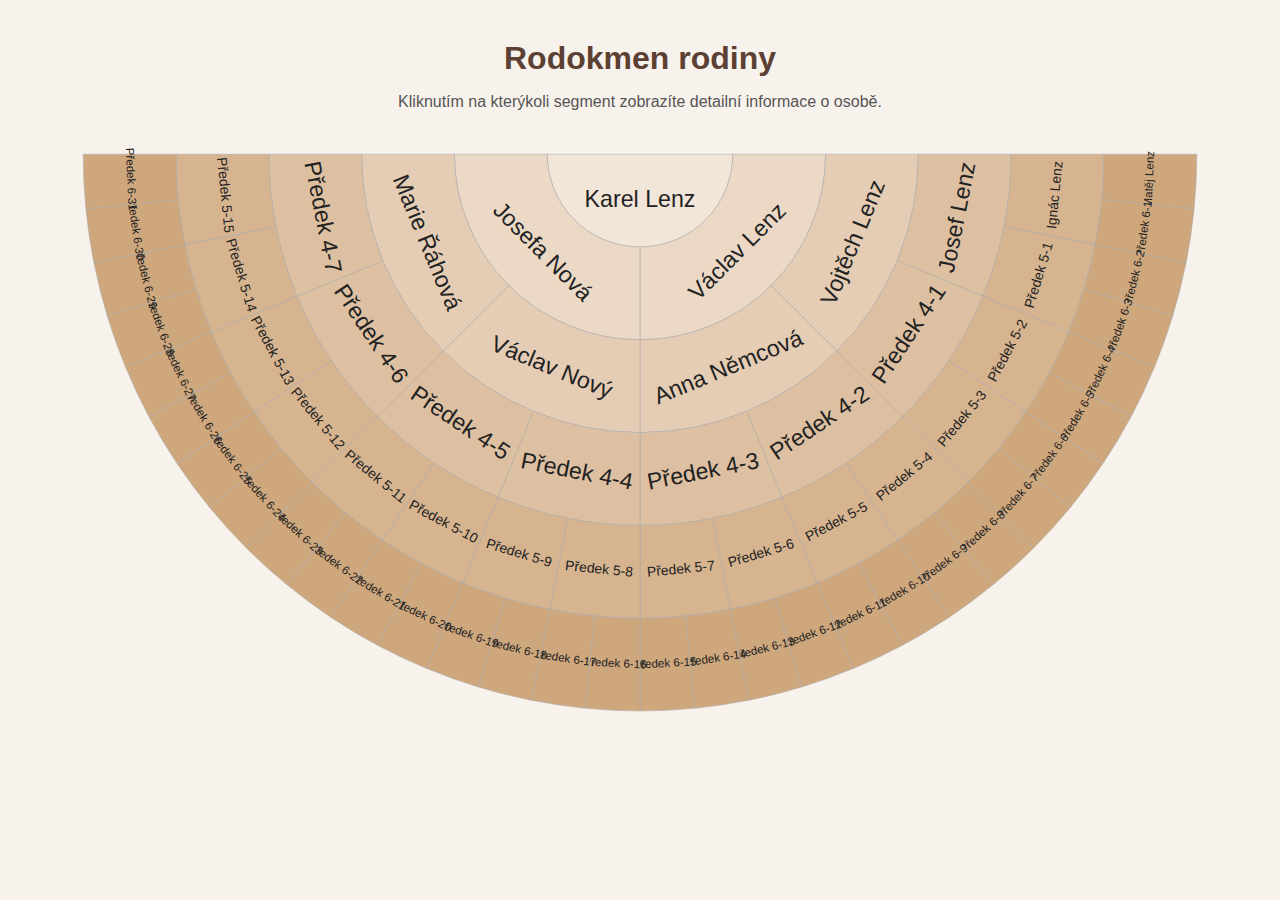
<file: index2.html>
<!DOCTYPE html>
<html lang="cs">
<head>
    <meta charset="UTF-8">
    <meta name="viewport" content="width=device-width, initial-scale=1.0">
    <title>Rodokmen rodiny</title>
    <style>
        body {
            font-family: -apple-system, BlinkMacSystemFont, "Segoe UI", Roboto, Helvetica, Arial, sans-serif;
            background-color: #f8f2ec;
            color: #825930;
            margin: 0;
            overflow-y: auto; 
            overflow-x: hidden; 
        }

        .page-wrapper {
            width: 100%;
            max-width: 1200px; 
            margin: 0 auto; 
            padding: 20px;
            box-sizing: border-box; 
            text-align: center; 
        }

        .page-wrapper h1 {
            font-size: 32px;
            color: #5C4033; 
            margin-top: 20px;
            margin-bottom: 10px;
        }

        .page-wrapper .instructions {
            font-size: 16px;
            color: #555;
            margin-bottom: 20px;
        }
        
        .chart-container {
            width: 100%;
            max-width: 1200px;
        }

        svg {
            width: 100%;
            height: auto;
            font-size: 10px;
        }

        /* ----- Styly pro buňky rodokmenu ----- */
        .ancestor-cell {
            fill: #ffffff;
            stroke: #aaa;
            stroke-width: 0.5;
            transition: fill 0.2s ease-in-out;
        }
        
        .ancestor-group {
             cursor: pointer;
        }

        .ancestor-group:hover .ancestor-cell {
            fill: #704d29;
        }

        .ancestor-text {
            fill: #222;
            /* text-anchor se nyní nastavuje v JS */
            dominant-baseline: middle;
            pointer-events: none;
            font-size: 20px;
            font-weight: 500;
        }
   
        /* Barevné odlišení generací *//* https://www.w3schools.com/colors/colors_picker.asp */
        .gen-1 .ancestor-cell { fill: #f2e6d9; }
        .gen-2 .ancestor-cell { fill: #ebd9c6; }
        .gen-3 .ancestor-cell { fill: #e4cdb4; }
        .gen-4 .ancestor-cell { fill: #ddc0a1; }
        .gen-5 .ancestor-cell { fill: #d6b48f; }
        .gen-6 .ancestor-cell { fill: #cfa77d; }
        
        .ancestor-group:hover .ancestor-cell {
            fill: #0097a7;
        }
        .ancestor-group:hover .ancestor-text {
            fill: white;
            font-weight: bold;
        }
        
        /* ----- Styly pro modální okno (beze změny) ----- */
        .modal {
            display: none; 
            position: fixed; 
            z-index: 1000;
            left: 0;
            top: 0;
            width: 100%;
            height: 100%;
            overflow: auto;
            background-color: rgba(0, 0, 0, 0.5); 
            justify-content: center;
            align-items: center;
        }

        .modal.active {
            display: flex; 
        }

        .modal-content {
            background-color: #f8f2ec;
            margin: auto;
            padding: 25px;
            border: 1px solid #956637;
            width: 90%;
            max-width: 500px;
            border-radius: 8px;
            box-shadow: 0 5px 15px rgba(0,0,0,0.3);
            position: relative;
        }

        .modal-close {
            color: #aaa;
            position: absolute;
            top: 10px;
            right: 20px;
            font-size: 28px;
            font-weight: bold;
        }

        .modal-close:hover,
        .modal-close:focus {
            color: black;
            text-decoration: none;
            cursor: pointer;
        }
        
        .modal-content h2 {
            margin-top: 0;
            color: #5C4033; 
        }
        
        .modal-content p {
            line-height: 1.6;
            font-size: 16px;
            display: none; 
        }
        
        .modal-content p strong {
            display: inline-block;
            min-width: 130px; 
            color: #555;
        }
        
        .modal-buttons {
            margin-top: 20px;
            display: flex;
            flex-wrap: wrap; 
            gap: 10px; 
        }
        
        .modal-button {
            display: inline-block; 
            padding: 10px 15px;
            font-size: 14px;
            font-weight: 500;
            text-align: center;
            text-decoration: none;
            color: #fff;
            background-color: #8B4513; 
            border: none;
            border-radius: 5px;
            cursor: pointer;
            transition: background-color 0.2s;
        }
        
        .modal-button:hover {
            background-color: #6B350F; 
        }
        
        .modal-button.disabled {
            background-color: #ccc;
            cursor: not-allowed;
            pointer-events: none;
        }

    </style>
</head>
<body>

    <div class="page-wrapper">
        <h1>Rodokmen rodiny</h1>
        <p class="instructions">Kliknutím na kterýkoli segment zobrazíte detailní informace o osobě.</p>

        <div class="chart-container">
            <svg id="fan-chart" viewBox="0 0 1000 520"></svg>
        </div>
    </div>

    <!-- ----- HTML Modálního okna (beze změny) ----- -->
    <div id="person-modal" class="modal">
        <div class="modal-content">
            <span id="modal-close-btn" class="modal-close">&times;</span>
            
            <h2 id="modal-name">Jméno osoby</h2>
            
            <p id="modal-row-birth"><strong class.text-gray-500>Narození:</strong> <span id="modal-birth"></span></p>
            <p id="modal-row-marriage"><strong class.text-gray-500>Sňatek:</strong> <span id="modal-marriage"></span></p>
            <p id="modal-row-death"><strong class.text-gray-500>Úmrtí:</strong> <span id="modal-death"></span></p>
            <p id="modal-row-cause"><strong class.text-gray-500>Příčina úmrtí:</strong> <span id="modal-cause"></span></p>
            <p id="modal-row-occupation"><strong class.text-gray-500>Povolání:</strong> <span id="modal-occupation"></span></p>

            <div class="modal-buttons">
                <a id="modal-link-birth" href="#" target="_blank" class="modal-button">Matrika narození</a>
                <a id="modal-link-marriage" href="#" target="_blank" class="modal-button">Matrika sňatků</a>
                <a id="modal-link-death" href="#" target="_blank" class="modal-button">Matrika úmrtí</a>
            </div>
        </div>
    </div>

    <script>
        (function() {
            // --- Nastavení ---
            const generations = 6;
            const centerX = 500; 
            const centerY = 20;  
            const radii = [0, 80, 160, 240, 320, 400, 480]; 
            const svg = document.getElementById('fan-chart');

            // --- Vzorová DATA (beze změny) ---
            const ancestorData = {
                '1_0': {
                    name: 'Karel Lenz',
                    birth: '11. 1. 1917, Nová Ves 29',
                    death: '15.8.1991, Zlín', 
                    cause: null, 
                    occupation: 'Student',
                    marriage: null, 
                    linkBirth: 'https://example.com/matrika/narozeni/1',
                    linkMarriage: null, 
                    linkDeath: null     
                },
                '2_0': {
                    name: 'Václav Lenz',
                    birth: '13. 10. 1887, Střítež 19',
                    death: 'neznámé',
                    cause: null,
                    occupation: 'Zedník, dělník',
                    marriage: '28. 12. 1914, Dobrš',
                    linkBirth: 'https://digi.ceskearchivy.cz/11919/96/3478/1523/73/0',
                    linkMarriage: 'https://digi.ceskearchivy.cz/3219/360/2001/896/67/0',
                    linkDeath: null 
                },
                '2_1': {
                    name: 'Josefa Nová',
                    birth: '4. 3. 1889, Osek 58 - Duchcov',
                    death: null,
                    cause: null,
                    occupation: null,
                    marriage: '28. 12. 1914, Dobrš',
                    linkBirth: 'http://vademecum.soalitomerice.cz/vademecum/permalink?xid=09ddd7cea03b9b8d:4e496e4e:12216bae987:-7f7e&scan=1312ea7ccc654648bba72a8125f87c3b',
                    linkMarriage: 'https://digi.ceskearchivy.cz/3219/360/2001/896/67/0',
                    linkDeath: null
                },
                '3_0': {
                    name: 'Vojtěch Lenz',
                    birth: '15. 4. 1859, Milejovice 23',
                    death: 'neznámo',
                    cause: null,
                    occupation: 'Hajný v Čepřovicích (1906), Šafář v Jiřeticích (1921), ',
                    marriage: '28. 7. 1885, Kváskovice',
                    linkBirth: 'https://digi.ceskearchivy.cz/3896/56/1235/1687/64/0',
                    linkMarriage: 'https://digi.ceskearchivy.cz/6286/34/1768/772/102/0',
                    linkDeath: '',
                    note: 'druhá manželka Marie Urbanová -; sňatek 1894 v Nihošovicích'
                },

'3_1': {
                    name: 'Anna Němcová',
                    birth: '6. 10. 1864, Miloňovice 14',
                    death: ' před 1894, neznámo kde',
                    cause: '',
                    occupation: '',
                    marriage: '28. 7. 1885, Kváskovice',
                    linkBirth: 'https://digi.ceskearchivy.cz/4426/175/3080/1048/78/0',
                    linkMarriage: 'https://digi.ceskearchivy.cz/6286/34/1768/772/102/0',
                    linkDeath: ''
                },

'3_2': {
                    name: 'Václav Nový',
                    birth: '18. 8. 1844, Maleč 5',
                    death: '',
                    cause: '',
                    occupation: 'domkář',
                    marriage: '22. 2. 1880, Dobrš',
                    linkBirth: '',
                    linkMarriage: 'https://digi.ceskearchivy.cz/3219/48/1936/1197/120/0',
                    linkDeath: ''
                },

'3_3': {
                    name: 'Marie Řáhová',
                    birth: '14. 3. 1846, Nová Ves 29',
                    death: '',
                    cause: '',
                    occupation: '',
                    marriage: '22. 2. 1880, Dobrš',
                    linkBirth: 'https://digi.ceskearchivy.cz/3211/48/1087/2811/67/0',
                    linkMarriage: 'https://digi.ceskearchivy.cz/3219/48/1936/1197/120/0',
                    linkDeath: ''
                },
        
                '4_0': {
                    name: 'Josef Lenz',
                    birth: '1. 2. 1945, Zlín',
                    death: null,
                    cause: null,
                    occupation: 'Ekonom',
                    marriage: '10. 8. 1970, Ostrava',
                    linkBirth: null,
                    linkMarriage: null,
                    linkDeath: null
                },
                '5_0': {
                    name: 'Ignác Lenz',
                    birth: '1. 2. 1945, Zlín',
                    death: null,
                    cause: null,
                    occupation: 'Ekonom',
                    marriage: '10. 8. 1970, Ostrava',
                    linkBirth: null,
                    linkMarriage: null,
                    linkDeath: null
                },
                '6_0': {
                    name: 'Matěj Lenz',
                    birth: '1. 2. 1945, Zlín',
                    death: null,
                    cause: null,
                    occupation: 'Ekonom',
                    marriage: '10. 8. 1970, Ostrava',
                    linkBirth: null,
                    linkMarriage: null,
                    linkDeath: null
                },

            
            };
            
            // Popisky (jména) pro buňky
            const labels = {};
            for (const key in ancestorData) {
                if(ancestorData[key]) labels[key] = ancestorData[key].name;
            }
            
            // --- Reference na modální okno a jeho prvky (beze změny) ---
            const modal = document.getElementById('person-modal');
            const modalCloseBtn = document.getElementById('modal-close-btn');
            const modalName = document.getElementById('modal-name');
            
            const modalBirth = document.getElementById('modal-birth');
            const modalMarriage = document.getElementById('modal-marriage');
            const modalDeath = document.getElementById('modal-death');
            const modalCause = document.getElementById('modal-cause');
            const modalOccupation = document.getElementById('modal-occupation');
            
            const modalLinkBirth = document.getElementById('modal-link-birth');
            const modalLinkMarriage = document.getElementById('modal-link-marriage');
            const modalLinkDeath = document.getElementById('modal-link-death');

            // --- Formátování data do češtiny (beze změny) ---
            const czechMonths = [
                'ledna', 'února', 'března', 'dubna', 'května', 'června',
                'července', 'srpna', 'září', 'října', 'listopadu', 'prosince'
            ];

            function formatCzechDate(dateString) {
                if (!dateString) {
                    return null;
                }
                const match = dateString.match(/^(\d{1,2})\. *(\d{1,2})\. *(\d{4})(.*)$/);

                if (match) {
                    const day = match[1];
                    const monthIndex = parseInt(match[2], 10) - 1; 
                    const year = match[3];
                    const rest = match[4]; 

                    if (monthIndex >= 0 && monthIndex < 12) {
                        const monthName = czechMonths[monthIndex];
                        return `${day}. ${monthName} ${year}${rest}`;
                    }
                }
                return dateString;
            }

            // --- Funkce modálního okna (beze změny) ---
            function updateModalRow(spanElement, value) {
                const rowElement = spanElement.parentElement; 
                if (value) {
                    spanElement.textContent = value;
                    rowElement.style.display = 'block'; 
                } else {
                    spanElement.textContent = ''; 
                    rowElement.style.display = 'none';  
                }
            }

            function closeModal() {
                modal.classList.remove('active');
            }
            modalCloseBtn.onclick = closeModal;
            modal.onclick = function(event) {
                if (event.target == modal) {
                    closeModal();
                }
            }
            
            function showModal(key) {
                const data = ancestorData[key];
                
                if (data) {
                    modalName.textContent = data.name;
                    updateModalRow(modalBirth, formatCzechDate(data.birth));
                    updateModalRow(modalMarriage, formatCzechDate(data.marriage));
                    updateModalRow(modalDeath, formatCzechDate(data.death));
                    updateModalRow(modalCause, data.cause);
                    updateModalRow(modalOccupation, data.occupation);
                    
                    setButtonLink(modalLinkBirth, data.linkBirth);
                    setButtonLink(modalLinkMarriage, data.linkMarriage);
                    setButtonLink(modalLinkDeath, data.linkDeath);

                } else {
                    modalName.textContent = `Předek (Gen ${key.split('_')[0]}, Index ${key.split('_')[1]})`;
                    updateModalRow(modalBirth, null);
                    updateModalRow(modalMarriage, null);
                    updateModalRow(modalDeath, null);
                    updateModalRow(modalCause, null);
                    updateModalRow(modalOccupation, null);
                    
                    setButtonLink(modalLinkBirth, null);
                    setButtonLink(modalLinkMarriage, null);
                    setButtonLink(modalLinkDeath, null);
                }
                
                modal.classList.add('active'); 
            }
            
            function setButtonLink(button, href) {
                if (href && href !== '#') {
                    button.href = href;
                    button.classList.remove('disabled');
                    button.removeAttribute('aria-disabled');
                    button.style.display = 'inline-block'; 
                } else {
                    button.href = '#'; 
                    button.classList.add('disabled');
                    button.setAttribute('aria-disabled', 'true');
                    button.style.display = 'none'; 
                }
            }

            // --- Helper funkce (beze změny) ---
            function polarToCartesian(cx, cy, radius, angleInDegrees) {
                const angleInRadians = (angleInDegrees) * Math.PI / 180.0;
                return {
                    x: cx + (radius * Math.cos(angleInRadians)),
                    y: cy + (radius * Math.sin(angleInRadians))
                };
            }

            function describeArcSector(x, y, innerRadius, outerRadius, startAngle, endAngle) {
                const startOuter = polarToCartesian(x, y, outerRadius, endAngle);
                const endOuter = polarToCartesian(x, y, outerRadius, startAngle);
                const startInner = polarToCartesian(x, y, innerRadius, endAngle);
                const endInner = polarToCartesian(x, y, innerRadius, startAngle);
                const largeArcFlag = endAngle - startAngle <= 180 ? "0" : "1";
                const d = [
                    "M", startOuter.x, startOuter.y, 
                    "A", outerRadius, outerRadius, 0, largeArcFlag, 0, endOuter.x, endOuter.y,
                    "L", endInner.x, endInner.y,     
                    "A", innerRadius, innerRadius, 0, largeArcFlag, 1, startInner.x, startInner.y,
                    "Z"
                ].join(" ");
                return d;
            }

            // --- AKTUALIZOVANÁ FUNKCE PRO TEXT ---
            function createTextLabel(text, gen, midAngle, midRadius) {
                // --- OPRAVA CHYBY: Byl zde midRadius místo midAngle ---
                const textPos = polarToCartesian(centerX, centerY, midRadius, midAngle); 
                
                const textEl = document.createElementNS("http://www.w3.org/2000/svg", "text");
                textEl.setAttribute("x", textPos.x);
                textEl.setAttribute("y", textPos.y);

                // --- NOVÁ LOGIKA: "Vertikální" (tangenciální) text ---
                // Otáčení textu podél tečny oblouku
                let textAngle = midAngle - 90; 
                
                // Pro první generaci (uprostřed) necháme text horizontální
                if (gen === 1) {
                    textAngle = 0;
                }
                
                textEl.setAttribute("transform", `rotate(${textAngle}, ${textPos.x}, ${textPos.y})`);
                textEl.style.textAnchor = "middle"; // S tímto otáčením je centrování nejlepší
                // --- KONEC NOVÉ LOGIKY ---

                textEl.classList.add("ancestor-text");
                
                // Zmenšení písma pro vnější generace
                if (gen > 4) textEl.style.fontSize = "12px";
                if (gen > 5) textEl.style.fontSize = "10px";
               textEl.textContent = text;
               return textEl;
            }

            // --- Hlavní smyčka pro generování (beze změny) ---
            const totalAngle = 180; 
            for (let gen = 1; gen <= generations; gen++) {
                const numAncestors = Math.pow(2, gen - 1); 
                const angleSlice = totalAngle / numAncestors; 
                const innerR = radii[gen - 1];
                const outerR = radii[gen];

                for (let i = 0; i < numAncestors; i++) {
                    const startAngle = i * angleSlice;
                    const endAngle = (i + 1) * angleSlice;
                    
                    const path = document.createElementNS("http://www.w3.org/2000/svg", "path");
                    const d = describeArcSector(centerX, centerY, innerR, outerR, startAngle, endAngle);
                    path.setAttribute("d", d);
                    path.classList.add("ancestor-cell");

                    const midAngle = startAngle + (angleSlice / 2);
                    const midRadius = innerR + (outerR - innerR) / 2;
                    
                    const labelKey = `${gen}_${i}`;
                    const textContent = labels[labelKey] || `Předek ${gen}-${i}`; 
                    const textEl = createTextLabel(textContent, gen, midAngle, midRadius);
                    
                    const g = document.createElementNS("http://www.w3.org/2000/svg", "g");
                    g.classList.add(`gen-${gen}`, 'ancestor-group'); 
                    g.appendChild(path);
                    g.appendChild(textEl);
                    
                    g.addEventListener('click', function() {
                        showModal(labelKey); 
                    });
                    
                    svg.appendChild(g);
                }
            }
        })();
    </script>
</body>
</html>
</file>
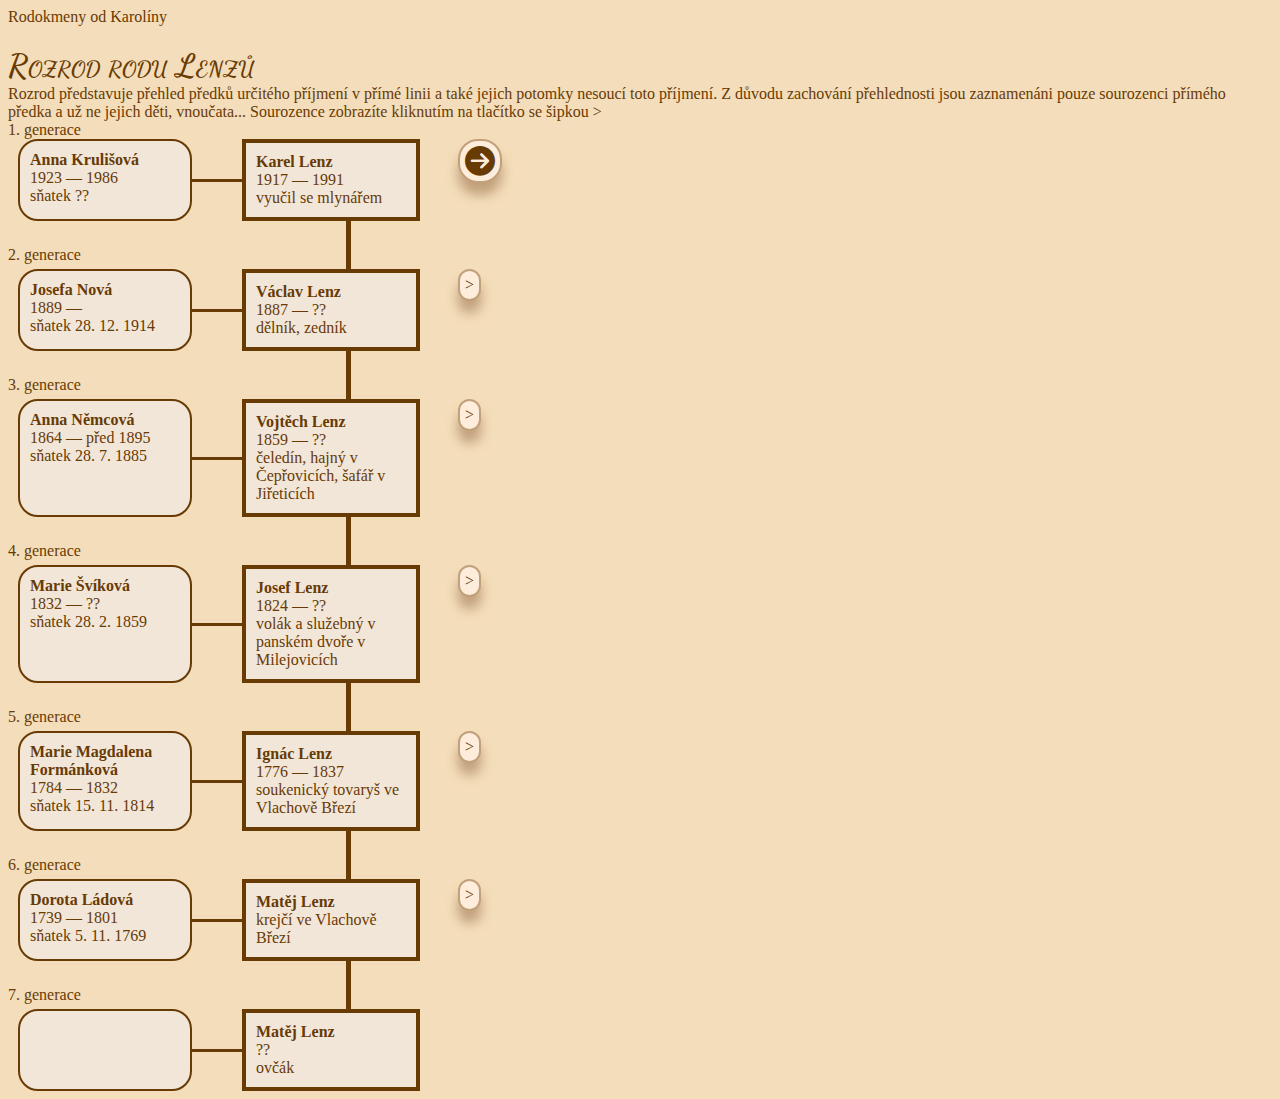
<file: Lenzovi-rozrod.html>
<!DOCTYPE html>
<html lang="cs">
<head>
    <meta charset="UTF-8">
    <meta name="viewport" content="width=device-width, initial-scale=1.0">
	
    <title> Rozrod rodu Lenzů </title>
	
    <link rel="stylesheet" href="css/main.css">
	<link rel="stylesheet" href="css/resp.css">
	<link rel="stylesheet" 
      href="https://cdnjs.cloudflare.com/ajax/libs/font-awesome/6.5.1/css/all.min.css" 
      integrity="sha512-..." 
      crossorigin="anonymous" 
      referrerpolicy="no-referrer" />
    <style>
        body {
	         width: auto;
        }

		header, footer {
			width: 100%;
		}

		.uvod {
			width: 100%;
		}

		h4, p {
			margin: 0px;
		}
        
        .generace {
            display: flex;
			align-items: flex-start;
        }

        .osoba {
            border: 2px solid #683b05;
            padding: 10px;
            margin-left: 10px;
            width: 150px;
			background-color: #f2e6d9;
            
        }

		.zena {
			border-radius: 20px;
		}

        .sourozenci, .nevlastni {
            display: none;
			margin-right: 15px;
        }

		.matka {
			padding: 15px;
            margin-left: 10px;
            min-height: 40px;
            width: 200px;
		}

main {
  display: flex;
  flex-direction: column;
}

.linie {
  display: block;
  border-right: 5px solid #683b05;
  width: 75%;
  padding-top: 25px;
  padding-bottom: 5px;
  margin-bottom: 0px;
}



/*.sipka, .nev-sipka {
  line-height: 0;
  margin: 5px;
  border: 5px solid #683b05;
  border-radius: 35px;
  color: #683b05;
  background-color: #f2e6d9;
  align-self: center;
}*/

.sipka i, .nev-sipka i {
    /* Můžete odstranit font-family a font-weight, stačí size a barva */
    font-size: 30px; 
    color: #683b05;
}

.sipka i:hover {
	color: #f2e6d9;
	background-color: #683b05;
}
.hlavni {
	display: flex;
	flex-direction: column;
	min-width: 450px;
}
		
.svatba {
  align-self: center;
  border-bottom: 3px solid #683b05;
  width: 50px;
}

.dalsi {
	
}

.par {
	display: flex;
    width:100%;
}

.muz {
  margin-left: 0;
  border: 4px solid #683b05;
}

.is-visible {
	display:flex;
}
    </style>
</head>
<body>
	<header><div class="container">
           <div class="ribbon">
              <div class="ribbon-content">
                 Rodokmeny od Karolíny
             </div>
           </div>
	</div> </header>
	<main>
		<div class="uvod">
    <h1>Rozrod rodu Lenzů </h1>
	<p>Rozrod představuje přehled předků určitého příjmení v přímé linii a také jejich potomky nesoucí toto příjmení. Z důvodu zachování přehlednosti jsou zaznamenáni pouze sourozenci přímého předka a už ne jejich děti, vnoučata... Sourozence zobrazíte kliknutím na tlačítko se šipkou ></p>
		</div>
			<p>1. generace</p>
            <div class="generace">
			<div class="hlavni">
              <div class="par">
                    <div class="osoba zena">
                      <h4>Anna Krulišová</h4>
                      <p>1923 — 1986 </p>
                      <p> sňatek ?? </p>
                    </div>
                    <div class="svatba"></div>
                    <div class="osoba muz"> 
                      <h4>Karel Lenz </h4>
                      <p>1917 — 1991 </p>
                      <p>vyučil se mlynářem</p>
                    </div>
				  
              </div>
			<div class="linie">2. generace</div>
			</div>
                    <button class="sipka"><i class='fas fa-arrow-circle-right'></i></button>
                    <div class='sourozenci'>

                    <div class="osoba"> 
						<h4> Václav Lenz</h4>
						<p> 1914 — 1932 </p>
						<p> malířský učeň </p>
						
					</div>
                    <div class="osoba zena">
						<h4> Marie Lenzová </h4>
						<p> 1919 — 2011 </p>
						<p> provdaná Vacíková </p>
					</div>
                    <div class="osoba">
						<h4> Jiří Lenz </h4>
						<p> 1928 — 2024 </p>
						
					</div>
                    </div>
            </div>
      <div class="generace">
		  <div class="hlavni">
           <div class="par">
                    <div class="osoba zena">
						<h4>Josefa Nová </h4>
						<p>1889 — </p>
						<p> sňatek 28. 12. 1914</p>
					</div>
                    <div class='svatba'> </div>
                    <div class="osoba muz">
						<h4>Václav Lenz </h4>
						<p>1887 — ??</p>
						<p> dělník, zedník</p>
					</div>
		   </div>
			  <div class="linie">3. generace</div>
		  </div>

                    <button class="sipka"> > </button>
                    <div class='sourozenci'>
                    <div class="osoba zena"> 
					<h4>Marie Lenzová </h4>
					<p>1886 — </p>
					<p> nemanželská dcera Marie *1906</p>
					</div>

					<div class="matka">
						<p>Nevlastní sourozenci – matka Marie Urbanová </p>
					    <button class="nev-sipka"> > </button>
					</div>

			        <div class="nevlastni sourozenci">
                    <div class="osoba">
						<h4>František Lenz</h4>
						<p> 1895 — ??</p>
					</div>

					<div class="osoba">
						<h4>Vojtěch Lenz</h4>
						<p>1897 — ??</p>
					</div>
					<div class="osoba">
						<h4>Adolf Lenz</h4>
						<p> 1901 — ??</p>
					</div>
                    </div>
					</div>

            </div>
	<div class="generace">
        <div class="hlavni">
              <div class="par">
                    <div class="osoba zena">
						<h4>Anna Němcová</h4>
						<p>1864 — před 1895</p>
						<p>sňatek 28. 7. 1885</p>
					</div>
				    <div class="svatba"></div>
                    <div class="osoba muz"> 
						<h4>Vojtěch Lenz</h4>
						<p>1859 — ??</p>
						<p> čeledín, hajný v Čepřovicích, šafář v Jiřeticích</p>
					</div>
			  </div>
			<div class="linie">4. generace</div>
		</div>
	  
                    <button class="sipka"> > </button>

                    <div class='sourozenci'>

                    <div class="osoba">
						<h4> František Lenz </h4>
						<p>1862 — 1862 </p>
					</div>

                    <div class="osoba"> 
					    <h4> František Lenz</h4>
						<p>1863 — ??</p>
					</div>
					</div>


	</div>
  
  <div class="generace">
        <div class="hlavni">
              <div class="par">
                    <div class="osoba zena">
						<h4>Marie Švíková</h4>
						<p>1832 — ??</p>
						<p>sňatek 28. 2. 1859</p>
					</div>
				    <div class="svatba"></div>
                    <div class="osoba muz"> 
						<h4>Josef Lenz</h4>
						<p>1824 — ??</p>
						<p> volák a služebný v panském dvoře v Milejovicích</p>
					</div>
			  </div>
			<div class="linie">5. generace</div>
		</div>
	  
                    <button class="sipka"> > </button>

                    <div class='sourozenci'>

                    <div class="osoba zena">
						<h4> Tereza Lenzová </h4>
						<p>1815 — ??</p>
					</div>

                    <div class="osoba zena"> 
					    <h4>Marie Lenzová </h4>
						<p>1819 — ??</p>
					</div>

					<div class="osoba zena">
						<h4>Rozálie Lenzová </h4>
						<p> 1822 — 1822</p>
					</div>

                    </div>

  </div>

 <div class="generace">
		  <div class="hlavni">
           <div class="par">
                    <div class="osoba zena">
						<h4>Marie Magdalena Formánková</h4>
						<p>1784 — 1832</p>
						<p> sňatek 15. 11. 1814</p>
					</div>
                    <div class='svatba'> </div>
                    <div class="osoba muz">
						<h4>Ignác Lenz </h4>
						<p>1776 — 1837</p>
						<p>soukenický tovaryš ve Vlachově Březí</p>
					</div>
		   </div>
			  <div class="linie">6. generace</div>
		  </div>

                    <button class="sipka"> > </button>
                    <div class='sourozenci'>
                    <div class="osoba zena">
						<h4>Marie Anna Lenzová </h4>
						<p> 1771 — ??</p>
					</div>
					<div class="osoba">
						<h4>Jan Nepomucký Lenz</h4>
						<p>1774 — ??</p>
					</div>
					<div class="osoba zena">
						<h4>Anna Marie Lenzová</h4>
						<p>1779 — ??</p>
					</div>
                    </div>

 </div>

<div class="generace">
		  <div class="hlavni">
           <div class="par">
                    <div class="osoba zena">
						<h4> Dorota Ládová </h4>
						<p>1739 — 1801</p>
						<p>sňatek 5. 11. 1769</p>
					</div>
                    <div class='svatba'> </div>
                    <div class="osoba muz">
						<h4>Matěj Lenz </h4>
						<p></p>
						<p>krejčí ve Vlachově Březí</p>
					</div>
		   </div>
			  <div class="linie">7. generace</div>
		  </div>

                    <button class="sipka"> > </button>
                    <div class='sourozenci'>
                    <div class="osoba"> 
					<h4> </h4></div>
                    <div class="osoba"> </div>
                    </div>

</div>

<div class="generace">
		  <div class="hlavni">
           <div class="par">
                    <div class="osoba zena">
						<h4> </h4>
						<p></p>
						<p> </p>
					</div>
                    <div class='svatba'> </div>
                    <div class="osoba muz">
						<h4>Matěj Lenz </h4>
						<p> ??</p>
						<p>ovčák</p>
					</div>
		   </div>
			  
       </div>

                    

</div>
</main>
<footer></footer>
                        

    <!-- Modul pro práci s Firebase a logikou aplikace -->
    <script>
		const toggleButtons = document.querySelectorAll('.sipka');

toggleButtons.forEach(button => {
    button.addEventListener('click', function(event) {
        const parent = event.currentTarget.closest('.generace');
        const content = parent.querySelector('.sourozenci');
        
        // Přepne třídu 'is-visible' na elementu s obsahem
        // Pokud třída je, odebere ji. Pokud není, přidá ji.
        if (content) {
            content.classList.toggle('is-visible');
        }
    });
});

const toggleButtonsNev = document.querySelectorAll('.nev-sipka');

toggleButtonsNev.forEach(button => {
    button.addEventListener('click', function(event) {
        const parent = event.currentTarget.closest('.generace');
        const content = parent.querySelector('.nevlastni');
        
        // Přepne třídu 'is-visible' na elementu s obsahem
        // Pokud třída je, odebere ji. Pokud není, přidá ji.
        if (content) {
            content.classList.toggle('is-visible');
        }
    });
});







		
            var gen1 = document.getElementById('SG1');
            var show1 = document.getElementById('show1');
            show1.addEventListener('click', showgen1);

        function showgen1 () {

             if   (gen1.style.display == 'none') {
                 gen1.style.display = 'flex';
             }
            else {gen1.style.display = 'none'}
                }
    </script>
</body>
</html>
</file>
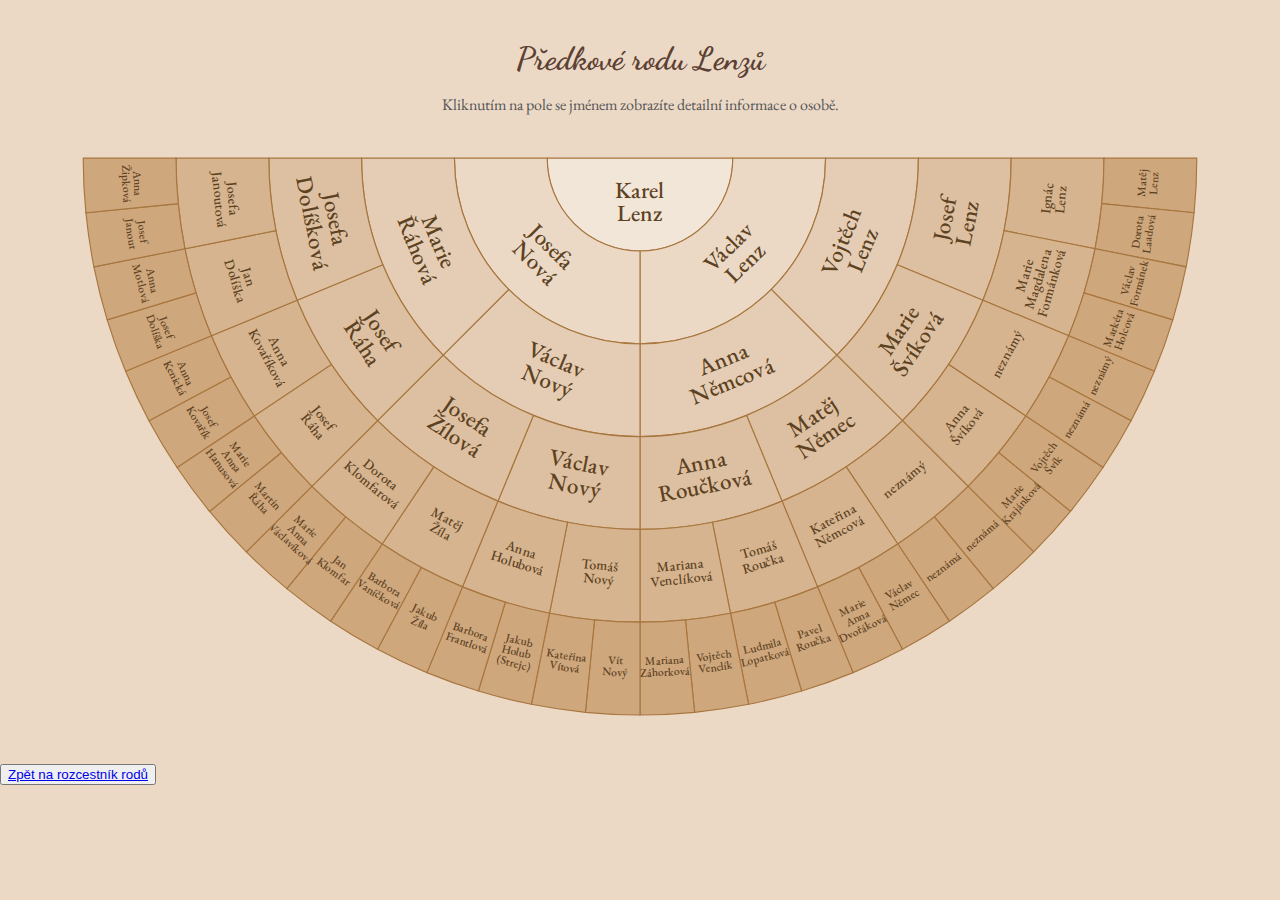
<file: Lenzovi.html>
<!DOCTYPE html>
<html lang="cs">
<head>
    <meta charset="UTF-8">
    <meta name="viewport" content="width=device-width, initial-scale=1.0">
    <title>Lenzovi</title>
    <style>
    /* Import fontu EB Garamond */
    @import url('https://fonts.googleapis.com/css2?family=EB+Garamond:wght@400;500;700&display=swap');
    @import url('https://fonts.googleapis.com/css2?family=Dancing+Script:wght@400..700&display=swap');
   
        body {
            font-family: 'EB Garamond', serif;
            background-color: #ebd9c6;
            color: #4a331c;
            margin: 0;
            overflow-y: auto; 
            overflow-x: hidden; 
        }

        .page-wrapper {
            width: 100%;
            max-width: 1200px; 
            margin: 0 auto; 
            padding: 20px;
            box-sizing: border-box; 
            text-align: center; 
        }

        .page-wrapper h1 {
            font-family: "Dancing Script";
            font-size: 32px;
            color: #5C4033; 
            margin-top: 20px;
            margin-bottom: 10px;
        }

        .page-wrapper .instructions {
            font-size: 16px;
            color: #555;
            margin-bottom: 20px;
        }
        
        .chart-container {
            width: 100%;
            max-width: 1200px;
        }

        svg {
            width: 100%;
            height: auto;
            font-size: 10px;
        }

        /* ----- Styly pro buňky rodokmenu ----- */
        .ancestor-cell {
            fill: #ffffff;
            stroke: #a8763e;
            stroke-width: 1;
            transition: fill 0.2s ease-in-out;
        }
        
        .ancestor-group {
             cursor: pointer;
        }

        .ancestor-group:hover .ancestor-cell {
            fill: #704d29;
        }

        .ancestor-text {
            fill: #5d4222;
            /* text-anchor se nyní nastavuje v JS */
            dominant-baseline: middle;
            pointer-events: none;
            font-size: 20px;
            font-weight: 500;
        }
   
        /* Barevné odlišení generací *//* https://www.w3schools.com/colors/colors_picker.asp */
        .gen-1 .ancestor-cell { fill: #f2e6d9; }
        .gen-2 .ancestor-cell { fill: #ebd9c6; }
        .gen-3 .ancestor-cell { fill: #e4cdb4; }
        .gen-4 .ancestor-cell { fill: #ddc0a1; }
        .gen-5 .ancestor-cell { fill: #d6b48f; }
        .gen-6 .ancestor-cell { fill: #cfa77d; }
        
        .ancestor-group:hover .ancestor-cell {
            fill: #815931;
        }
        .ancestor-group:hover .ancestor-text {
            fill: white;
            font-weight: bold;
        }
        
        /* ----- Styly pro modální okno (beze změny) ----- */
        .modal {
            display: none; 
            position: fixed; 
            z-index: 1000;
            left: 0;
            top: 0;
            width: 100%;
            height: 100%;
            overflow: auto;
            background-color: rgba(0, 0, 0, 0.5); 
            justify-content: center;
            align-items: center;
        }

        .modal.active {
            display: flex; 
        }

        .modal-content {
            background-color: #f8f2ec;
            margin: auto;
            padding: 25px;
            border: 1px solid #956637;
            width: 90%;
            max-width: 500px;
            border-radius: 8px;
            box-shadow: 0 5px 15px rgba(0,0,0,0.3);
            position: relative;
        }

        .modal-close {
            color: #aaa;
            position: absolute;
            top: 10px;
            right: 20px;
            font-size: 28px;
            font-weight: bold;
        }

        .modal-close:hover,
        .modal-close:focus {
            color: black;
            text-decoration: none;
            cursor: pointer;
        }
        
        .modal-content h2 {
            margin-top: 0;
            color: #5C4033; 
        }
        
        .modal-content p {
            line-height: 1.6;
            font-size: 20px;
            display: none; 
        }
        
        .modal-content p strong {
            display: inline-block;
            min-width: 80px; 
            color: #555;
        }
        
        .modal-buttons {
            margin-top: 20px;
            display: flex;
            justify-content: center;
            flex-wrap: wrap; 
            gap: 10px; 
        }
        
        .modal-button {
            display: inline-block; 
            padding: 10px 15px;
            font-size: 14px;
            font-weight: 500;
            text-align: center;
            text-decoration: none;
            color: #fff;
            background-color: #815931; 
            border: none;
            border-radius: 5px;
            cursor: pointer;
            transition: background-color 0.2s;
        }
        
        .modal-button:hover {
            background-color: #cfa77d; 
        }
        
        .modal-button.disabled {
            background-color: #ccc;
            cursor: not-allowed;
            pointer-events: none;
        }

    </style>
</head>
<body>

    <div class="page-wrapper">
        <h1>Předkové rodu Lenzů</h1>
        <p class="instructions">Kliknutím na pole se jménem zobrazíte detailní informace o osobě.</p>

        <div class="chart-container">
            <svg id="fan-chart" viewBox="0 0 1000 520"></svg>
        </div>
    </div>

    <div id="person-modal" class="modal">
        <div class="modal-content">
            <span id="modal-close-btn" class="modal-close">&times;</span>
            
            <h2 id="modal-name">Jméno osoby</h2>
            
            <p id="modal-row-birth"><strong class.text-gray-500>Narození:</strong> <span id="modal-birth"></span></p>
            <p id="modal-row-marriage"><strong class.text-gray-500>Sňatek:</strong> <span id="modal-marriage"></span></p>
            <p id="modal-row-death"><strong class.text-gray-500>Úmrtí:</strong> <span id="modal-death"></span></p>
            <p id="modal-row-cause"><strong class.text-gray-500>Příčina úmrtí:</strong> <span id="modal-cause"></span></p>
            <p id="modal-row-occupation"><strong class.text-gray-500>Povolání:</strong> <span id="modal-occupation"></span></p>
            <p id="modal-row-note"><strong class.text-gray-500>Poznámka:</strong> <span id="modal-note"></span></p>

            <div class="modal-buttons">
                <a id="modal-link-birth" href="#" target="_blank" class="modal-button">Matrika narození</a>
                <a id="modal-link-marriage" href="#" target="_blank" class="modal-button">Matrika sňatků</a>
                <a id="modal-link-death" href="#" target="_blank" class="modal-button">Matrika úmrtí</a>
            </div>
        </div>
    </div>
    <button><a href="index.html">Zpět na rozcestník rodů </a></button>

    <script>
        (function() {
            // --- Nastavení ---
            const generations = 6;
            const centerX = 500; 
            const centerY = 20;  
            const radii = [0, 80, 160, 240, 320, 400, 480]; 
            const svg = document.getElementById('fan-chart');

            // --- Vzorová DATA (beze změny) ---
            const ancestorData = {
                '1_0': {
                    name: 'Karel Lenz',
                    birth: '11. 1. 1917, Nová Ves 29',
                    death: '15.8.1991, Zlín', 
                    cause: null, 
                    occupation: 'vyučil se mlynářem',
                    marriage: null, 
                    linkBirth: 'https://example.com/matrika/narozeni/1',
                    linkMarriage: null, 
                    linkDeath: null     
                },
                '2_0': {
                    name: 'Václav Lenz',
                    birth: '13. 10. 1887, Střítež 19',
                    death: 'neznámé',
                    cause: null,
                    occupation: 'Zedník, dělník',
                    marriage: '28. 12. 1914, Dobrš',
                    linkBirth: 'https://digi.ceskearchivy.cz/11919/96/3478/1523/73/0',
                    linkMarriage: 'https://digi.ceskearchivy.cz/3219/360/2001/896/67/0',
                    linkDeath: null 
                },
                '2_1': {
                    name: 'Josefa Nová',
                    birth: '4. 3. 1889, Osek 58 - Duchcov',
                    death: null,
                    cause: null,
                    occupation: null,
                    marriage: '28. 12. 1914, Dobrš',
                    linkBirth: 'http://vademecum.soalitomerice.cz/vademecum/permalink?xid=09ddd7cea03b9b8d:4e496e4e:12216bae987:-7f7e&scan=1312ea7ccc654648bba72a8125f87c3b',
                    linkMarriage: 'https://digi.ceskearchivy.cz/3219/360/2001/896/67/0',
                    linkDeath: null
                },
                '3_0': {
                    name: 'Vojtěch Lenz',
                    birth: '15. 4. 1859, Milejovice 23',
                    death: 'neznámo',
                    cause: null,
                    occupation: 'Hajný v Čepřovicích (1906), Šafář v Jiřeticích (1921), ',
                    marriage: '28. 7. 1885, Kváskovice',
                    linkBirth: 'https://digi.ceskearchivy.cz/3896/56/1235/1687/64/0',
                    linkMarriage: 'https://digi.ceskearchivy.cz/6286/34/1768/772/102/0',
                    linkDeath: '',
                    note: 'druhá manželka Marie Urbanová -; sňatek 1894 v Nihošovicích'
                },

                 '3_1': {
                    name: 'Anna Němcová',
                    birth: '6. 10. 1864, Miloňovice 14',
                    death: ' před 1894, neznámo kde',
                    cause: '',
                    occupation: '',
                    marriage: '28. 7. 1885, Kváskovice',
                    linkBirth: 'https://digi.ceskearchivy.cz/4426/175/3080/1048/78/0',
                    linkMarriage: 'https://digi.ceskearchivy.cz/6286/34/1768/772/102/0',
                    linkDeath: ''
                },

                 '3_2': {
                    name: 'Václav Nový',
                    birth: '18. 8. 1844, Maleč 5',
                    death: '',
                    cause: '',
                    occupation: 'domkář',
                    marriage: '22. 2. 1880, Dobrš',
                    linkBirth: '',
                    linkMarriage: 'https://digi.ceskearchivy.cz/3219/48/1936/1197/120/0',
                    linkDeath: ''
                },

                 '3_3': {
                    name: 'Marie Řáhová',
                    birth: '14. 3. 1846, Nová Ves 29',
                    death: '',
                    cause: '',
                    occupation: null,
                    marriage: '22. 2. 1880, Dobrš',
                    linkBirth: 'https://digi.ceskearchivy.cz/3211/48/1087/2811/67/0',
                    linkMarriage: 'https://digi.ceskearchivy.cz/3219/48/1936/1197/120/0',
                    linkDeath: null
                },
        
                '4_0': {
                    name: 'Josef Lenz',
                    birth: '3. 3. 1824, Vlachovo Březí 115',
                    death: null,
                    cause: null,
                    occupation: 'volák a služebný v panském dvoře v Milejovicích',
                    marriage: '28. 2. 1859, Milejovice',
                    linkBirth: 'https://digi.ceskearchivy.cz/8364/64/2857/612/120/0',
                    linkMarriage: 'https://digi.ceskearchivy.cz/3902/65/1631/1079/51/0',
                    linkDeath: null
                },

                '4_1': {
                    name: 'Marie Švíková',
                    birth: '15. 12. 1832, Milejovice 27',
                    death: null,
                    cause: null,
                    occupation: null,
                    marriage: '28. 2. 1859, Milejovice',
                    linkBirth: 'https://digi.ceskearchivy.cz/3895/44/3204/2585/66/0',
                    linkMarriage: 'https://digi.ceskearchivy.cz/3902/65/1631/1079/51/0',
                    linkDeath: null
                },

                '4_2': {
                    name: 'Matěj Němec',
                    birth: '27. 7. 1827, Miloňovice 7',
                    death: '1. 4. 1877, Miloňovice 13',
                    cause: 'zapálení plic',
                    occupation: 'Podruh, obecní slouha',
                    marriage: '5. 10. 1852, Miloňovice',
                    linkBirth: 'https://digi.ceskearchivy.cz/4425/6/1215/2468/85/0',
                    linkMarriage: 'https://digi.ceskearchivy.cz/4430/74/1036/1577/118/0',
                    linkDeath: 'https://digi.ceskearchivy.cz/4436/100/1003/2170/110/0'
                },

                '4_3': {
                    name: 'Anna Roučková',
                    birth: '3. 2. 1831, Vrbice 7',
                    death: null,
                    cause: null,
                    occupation: null,
                    marriage: '5. 10. 1852, Miloňovice',
                    linkBirth: 'https://digi.ceskearchivy.cz/8143/295/960/1627/125/0',
                    linkMarriage: 'https://digi.ceskearchivy.cz/4430/74/1036/1577/118/0',
                    linkDeath: null
                },

                '4_4': {
                    name: 'Václav Nový',
                    birth: '25. 9. 1806, Maleč 5',
                    death: '11. 3. 1873, Maleč 5',
                    cause: 'Sešlost věkem',
                    occupation: 'Domkář',
                    marriage: '12. 11. 1833, Zuklín',
                    linkBirth: 'http://www.portafontium.eu/iipimage/30068834/strasin-09_0120-n?x=237&y=212&w=244&h=85',
                    linkMarriage: 'http://www.portafontium.eu/iipimage/30068835/strasin-10_1320-o?x=43&y=393&w=285&h=99',
                    linkDeath: 'https://www.portafontium.eu/iipimage/30068849/strasin-24_1930-z?language=cs&x=95&y=175&w=233&h=514'
                 },

                 '4_5': {
                    name: 'Josefa Žílová',
                    birth: '1. 3. 1808, Zuklín 8',
                    death: '23. 4. 1873, Maleč 5',
                    cause: 'Tyfus (hlavnička)',
                    occupation: '',
                    marriage: '12. 11. 1833, Zuklín',
                    linkBirth: 'http://www.portafontium.eu/iipimage/30068834/strasin-09_3440-n?x=540&y=520&w=226&h=79',
                    linkMarriage: 'http://www.portafontium.eu/iipimage/30068835/strasin-10_1320-o?x=43&y=393&w=285&h=99',
                    linkDeath: 'https://www.portafontium.eu/iipimage/30068849/strasin-24_1940-z?language=cs&x=15&y=15&w=152&h=335'
                 },

                 '4_6': {
                    name: 'Josef Řáha',
                    birth: '31. 7. 1825, Nová Ves 29',
                    death: '',
                    cause: 'domkář',
                    occupation: '',
                    marriage: '28. 1. 1845, Nová Ves',
                    linkBirth: 'https://digi.ceskearchivy.cz/3211/9/975/854/80/0',
                    linkMarriage: 'https://digi.ceskearchivy.cz/3218/15/1035/1159/82/0',
                    linkDeath: ''
                },

                 '4_7': {
                    name: 'Josefa Dolíšková',
                    birth: '26. 2. 1816, Víska 1',
                    death: '30. 1. 1882, Nová Ves 29',
                    cause: 'Sešlost věkem',
                    occupation: '',
                    marriage: '28. 1. 1845, Nová Ves',
                    linkBirth: 'https://digi.ceskearchivy.cz/3206/148/1139/2956/109/0',
                    linkMarriage: 'https://digi.ceskearchivy.cz/3218/15/1035/1159/82/0',
                    linkDeath: 'https://digi.ceskearchivy.cz/3223/222/1307/2688/69/0'
                 },
                    
                '5_0': {
                    name: 'Ignác Lenz',
                    birth: '18. 7. 1776, Vlachovo Březí 90',
                    death: '1. 1. 1837, Vlachovo Březí 115',
                    cause: 'souchotiny',
                    occupation: 'soukenický tovaryš',
                    marriage: '15. 11. 1814, Vlachovo Březí',
                    linkBirth: 'https://digi.ceskearchivy.cz/8358/68/2596/554/115/0',
                    linkMarriage: 'https://digi.ceskearchivy.cz/8363/7/1253/1958/94/0',
                    linkDeath: 'https://digi.ceskearchivy.cz/8374/78/1291/1238/109/0'
                },

                 '5_1': {
                    name: 'Marie Magdalena Formánková',
                    birth: '12. 2. 1784, Vlachovo Březí 144',
                    death: '8. 11. 1832, Vlachovo Březí 115',
                    cause: 'cholera',
                    occupation: '',
                    marriage: '15. 11. 1814, Vlachovo Březí',
                    linkBirth: 'https://digi.ceskearchivy.cz/8358/116/2802/1515/84/0',
                    linkMarriage: 'https://digi.ceskearchivy.cz/8363/7/1253/1958/94/0',
                    linkDeath: 'https://digi.ceskearchivy.cz/8374/56/1586/2653/69/0'
                },

                '5_2': {
                    name: 'neznámý',
                    birth: '',
                    death: '',
                    cause: '',
                    occupation: '',
                    marriage: '',
                    linkBirth: '',
                    linkMarriage: '',
                    linkDeath: '',
                    note: 'později je uveden jako otec Antonín Vytelík, dragoun od saských hranic'
                },

                '5_3': {
                    name: 'Anna Švíková',
                    birth: '28. 8. 1808, Milejovice 34',
                    death: '',
                    cause: '',
                    occupation: '',
                    marriage: '',
                    linkBirth: 'https://digi.ceskearchivy.cz/3895/14/940/1559/150/0',
                    linkMarriage: '',
                    linkDeath: ''
                  },

                '5_4': {
                    name: 'neznámý',
                    birth: '',
                    death: '',
                    cause: '',
                    occupation: '',
                    marriage: '',
                    linkBirth: '',
                    linkMarriage: '',
                    linkDeath: '',
                    note: ''
                  },

                '5_5': {
                    name: 'Kateřina Němcová',
                    birth: '9. 8. 1804, Miloňovice 10',
                    death: '18. 5. 1876, Miloňovice 10',
                    cause: 'sešlost věkem',
                    occupation: '',
                    marriage: '',
                    linkBirth: 'https://digi.ceskearchivy.cz/4423/59/979/2460/79/0',
                    linkMarriage: '',
                    linkDeath: 'https://digi.ceskearchivy.cz/4436/97/1804/832/150/0',
                    note: ''
                 },
                
                '5_6': {
                    name: 'Tomáš Roučka',
                    birth: '19. 12. 1805, Vlkonice 21',
                    death: '',
                    cause: '',
                    occupation: 'podruh',
                    marriage: '26. 2. 1827, Stachy',
                    linkBirth: 'https://digi.ceskearchivy.cz/8142/74/2989/2287/94/0',
                    linkMarriage: 'https://digi.ceskearchivy.cz/7347/36/1046/1722/132/0',
                    linkDeath: '',
                    note:'emigroval do Ameriky asi v roce 1851'
                },

                '5_7': {
                    name: 'Mariana Venclíková',
                    birth: '9. 9. 1808, Stachy 117',
                    death: '',
                    cause: '',
                    occupation: '',
                    marriage: '26. 2. 1827, Stachy',
                    linkBirth: 'https://digi.ceskearchivy.cz/7339/91/1171/1401/87/0',
                    linkMarriage: 'https://digi.ceskearchivy.cz/7347/36/1046/1722/132/0',
                    linkDeath: ''
                  },

                "5_8":{
                    name:'Tomáš Nový',
                    birth:'30. 11. 1769, Maleč',
                    death:'11. 1. 1828, Maleč 5',
                    cause:'souchotiny',
                    occupation:'domkář a zedník',
                    marriage:'27. 11. 1799, Strašice',
                    linkBirth:'https://digi.ceskearchivy.cz/3204/58/2798/1575/71/0',
                    linkMarriage:'https://digi.ceskearchivy.cz/8515/106/749/1082/150/0',
                    linkDeath:'https://www.portafontium.eu/iipimage/30068836/strasin-11_0260-z?x=549&y=315&w=158&h=363'
                },

                 '5_9':{
                    name: 'Anna Holubová',
                    birth: '20. 6. 1780, Strašice',
                    death: '15. 8. 1840, Maleč 5',
                    cause: 'souchotiny',
                    occupation: '',
                    marriage: '27. 11. 1799, Strašice',
                    linkBirth: 'https://digi.ceskearchivy.cz/8504/128/858/891/98/0',
                    linkMarriage: 'https://digi.ceskearchivy.cz/8515/106/749/1082/150/0',
                    linkDeath: 'https://www.portafontium.eu/iipimage/30068849/strasin-24_0210-z?language=cs&x=163&y=461&w=147&h=339',
                    note: 'při narození zapsána jako Strejcová, otec mívá obojí příjmení'
                },

               '5_10': {
                    name: 'Matěj Žíla',
                    birth: '7. 2. 1762, Nezdice',
                    death: '19. 3. 1847, Zuklín 8',
                    cause: 'sešlost věkem',
                    occupation: '',
                    marriage: '20. 11. 1791, Nezdice',
                    linkBirth: 'www.portafontium.eu/iipimage/30068828/strasin-03_0900-n?x=-54&y=-111&w=602&h=1383',
                    linkMarriage: 'www.portafontium.eu/iipimage/30068832/strasin-07_0090-o?x=169&y=199&w=232&h=533',
                    linkDeath: 'www.portafontium.eu/iipimage/30068849/strasin-24_0460-z?x=128&y=308&w=151&h=347'
                },

               '5_11': {
                    name: 'Dorota Klomfarová',
                    birth: '12. 9. 1773, Nezdice 32',
                    death: '26. 7. 1839',
                    cause: 'sešlost věkem',
                    occupation: '',
                    marriage: '20. 11. 1791, Nezdice',
                    linkBirth: 'https://www.portafontium.eu/iipimage/30068828/strasin-03_1230-n?x=545&y=24&w=177&h=408',
                    linkMarriage: 'https://www.portafontium.eu/iipimage/30068832/strasin-07_0090-o?x=169&y=199&w=232&h=533',
                    linkDeath: 'https://www.portafontium.eu/iipimage/30068849/strasin-24_0180-z?x=23&y=-21&w=227&h=522'
                  },

                '5_12': {
                    name: 'Josef Řáha',
                    birth: '10. 1. 1791, Nová Ves 29',
                    death: '16. 12. 1865, Nová Ves 29',
                    cause: 'sešlost věkem',
                    occupation: '',
                    marriage: '26. 2. 1821',
                    linkBirth: 'https://digi.ceskearchivy.cz/3205/78/810/1995/97/0',
                    linkMarriage: 'https://digi.ceskearchivy.cz/3217/64/811/2368/150/0',
                    linkDeath: 'https://digi.ceskearchivy.cz/3223/65/879/838/94/0'
                  },
    
               '5_13': {
                    name: 'Anna Kovaříková',
                    birth: '13. 5. 1793, Nová Ves 6',
                    death: '29. 7. 1842',
                    cause: 'dušnota',
                    occupation: '',
                    marriage: '26. 2. 1821, Dobrš',
                    linkBirth: 'https://digi.ceskearchivy.cz/3205/80/1027/1075/92/0',
                    linkMarriage: 'https://digi.ceskearchivy.cz/3217/64/811/2368/150/0',
                    linkDeath: 'https://digi.ceskearchivy.cz/3222/10/1138/1073/110/0',
                    note:'vdávala se jako vdova po...'
                  },

                '5_14': {
                    name: 'Jan Dolíška',
                    birth: '12. 6. 1787, Víska 1',
                    death: '14. 11. 1859, Damíč 28',
                    cause: 'sešlost věkem',
                    occupation: '',
                    marriage: '25. 9. 1808, Nová Ves',
                    linkBirth: 'https://digi.ceskearchivy.cz/3205/107/2937/1407/127/0',
                    linkMarriage: 'https://digi.ceskearchivy.cz/3217/60/1050/2079/142/0',
                    linkDeath: 'https://www.portafontium.eu/iipimage/30060755/bukovnik-26_0080-z?x=277&y=255&w=137&h=315'
                  },

               '5_15': {
                    name: 'Josefa Janoutová',
                    birth: '27. 2. 1791, Nová Ves 3',
                    death: '22. 9. 1847, Víska 1',
                    cause: 'zatvrzení žaludku',
                    occupation: '',
                    marriage: '25. 9. 1808, Nová Ves',
                    linkBirth: 'https://digi.ceskearchivy.cz/3205/78/751/2555/122/0',
                    linkMarriage: 'https://digi.ceskearchivy.cz/3217/60/1050/2079/142/0',
                    linkDeath: 'https://digi.ceskearchivy.cz/3222/28/785/1569/92/0'
                },                  
                     
                '6_0': {
                    name: 'Matěj Lenz',
                    birth: '',
                    death: '',
                    cause: '',
                    occupation: 'krejčí',
                    marriage: '5. 11. 1769, Vlachovo Březí',
                    linkBirth: '',
                    linkMarriage: 'https://digi.ceskearchivy.cz/8361/67/2841/1996/78/0',
                    linkDeath: ''
                },

                '6_1': {
                    name: 'Dorota Laadová',
                    birth: '30. 1. 1739, Vlachovo Březí',
                    death: '26. 4. 1801, Vlachovo Březí 90',
                    cause: 'souchotiny',
                    occupation: '',
                    marriage: '5. 11. 1769, Vlachovo Březí',
                    linkBirth: 'http://digi.ceskearchivy.cz/8357/79/2371/784/150/0',
                    linkMarriage: 'https://digi.ceskearchivy.cz/8361/67/2841/1996/78/0',
                    linkDeath: 'http://digi.ceskearchivy.cz/8363/101/1143/1596/150/0',
                    note: 'vdávala se jako vdova po Vítu Kloučkovi'
                },

                '6_2': {
                    name: 'Václav Formánek',
                    birth: '22. 9. 1755, Vlachovo Březí',
                    death: '15. 4. 1796, Vlachovo Březí 157',
                    cause: 'vodnatelnost',
                    occupation: 'soused',
                    marriage: '22. 10. 1782, Vlachovo Březí',
                    linkBirth: 'https://digi.ceskearchivy.cz/8357/167/2896/2179/78/0',
                    linkMarriage: 'https://digi.ceskearchivy.cz/8361/94/2602/1653/98/0',
                    linkDeath: 'https://digi.ceskearchivy.cz/8362/73/2973/2662/63/0',
                    note: null
                },

                '6_3': {
                    name: 'Markéta Holcová',
                    birth: '20. 6. 1763, Vlachovo Březí',
                    death: null,
                    cause: null,
                    occupation: null,
                    marriage: '22. 10. 1782, Vlachovo Březí',
                    linkBirth: 'https://digi.ceskearchivy.cz/8357/207',
                    linkMarriage: 'https://digi.ceskearchivy.cz/8361/94/2602/1653/98/0',
                    linkDeath: null,
                    note: 'podruhé se vdala za Josefa Šroma, soukeníka z Vlachova Březí'
                },

                '6_4': {
                    name: 'neznámý',
                    birth: null,
                    death: null,
                    cause: null,
                    occupation: null,
                    marriage: null,
                    linkBirth: null,
                    linkMarriage: null,
                    linkDeath: null,
                    note: null
                },

                '6_5': {
                    name: 'neznámá',
                    birth: null,
                    death: null,
                    cause: null,
                    occupation: null,
                    marriage: null,
                    linkBirth: null,
                    linkMarriage: null,
                    linkDeath: null,
                    note: null
                },

                '6_6': {
                    name: 'Vojtěch Švík',
                    birth: 'cca 1760',
                    death: '30. 9. 1824, Hoštice 28',
                    cause: 'souchotiny',
                    occupation: 'invalida (asi bývalý voják)',
                    marriage: '7. 2. 1804, Milejovice',
                    linkBirth: '',
                    linkMarriage: 'https://digi.ceskearchivy.cz/3891/7/1885/1697/60/0',
                    linkDeath: 'https://digi.ceskearchivy.cz/3904/12/1449/2075/85/0',
                    note: 'datum narození neznáme, protože chybí starší matrika pro Hoštice'
                },

                '6_7': {
                    name: 'Marie Krajánková',
                    birth: 'cca 1771',
                    death: '21. 2. 1846, Milejovice 32',
                    cause: 'sešlost věkem',
                    occupation: '',
                    marriage: '7. 2. 1804, Milejovice',
                    linkBirth: '',
                    linkMarriage: 'https://digi.ceskearchivy.cz/3891/7/1885/1697/60/0',
                    linkDeath: 'https://digi.ceskearchivy.cz/3905/27/1324/928/94/0',
                    note: 'datum narození neznáme, protože chybí starší matrika'
                },

                '6_8': {
                     name: 'neznámá',
                    birth: null,
                    death: null,
                    cause: null,
                    occupation: null,
                    marriage: null,
                    linkBirth: null,
                    linkMarriage: null,
                    linkDeath: null,
                    note: null
                },

                '6_9':{
                     name: 'neznámá',
                    birth: null,
                    death: null,
                    cause: null,
                    occupation: null,
                    marriage: null,
                    linkBirth: null,
                    linkMarriage: null,
                    linkDeath: null,
                    note: null
                },

                '6_10': {
                    name: 'Václav Němec',
                    birth: '10. 1. 1770, Zadní Ptákovice',
                    death: '',
                    cause: '',
                    occupation: 'chalupník',
                    marriage: '17. 11. 1799, Miloňovice',
                    linkBirth: 'https://digi.ceskearchivy.cz/4422/70/1495/2578/69/0',
                    linkMarriage: 'https://digi.ceskearchivy.cz/4428/14/1523/2327/58/0',
                    linkDeath: '',
                    note: ''
                },

                '6_11': {
                    name: 'Marie Anna Dvořáková',
                    birth: '4. 9. 1780, Miloňovice 10',
                    death: '',
                    cause: '',
                    occupation: '',
                    marriage: '17. 11. 1799, Miloňovice',
                    linkBirth: 'https://digi.ceskearchivy.cz/4422/121/1272/1822/80/0',
                    linkMarriage: 'https://digi.ceskearchivy.cz/4428/14/1523/2327/58/0',
                    linkDeath: '',
                    note: 'někdy označovaná jako Švandová, po střeše'
               },
                
                '6_12': {
                    name: 'Pavel Roučka',
                    birth: '9. 9. 1778, Přečín 28',
                    death: '22. 6. 1843, Nová Ves 36',
                    cause: 'vodnatelnost',
                    occupation: 'podruh',
                    marriage: '1. 6. 1802, Vlkonice',
                    linkBirth: 'https://digi.ceskearchivy.cz/8141/71/1152/2105/121/0',
                    linkMarriage: 'https://digi.ceskearchivy.cz/8166/40/3087/1691/91/0',
                    linkDeath: 'https://digi.ceskearchivy.cz/3222/13/1062/959/79/0'
                },

                '6_13': {
                    name: 'Ludmila Lopatková',
                    birth: 'okolo 1783',
                    death: '31. 12. 1850, Nová Ves 36',
                    cause: 'sešlost věkem',
                    occupation: '',
                    marriage: '1. 6. 1802, Vlkonice',
                    linkBirth: '',
                    linkMarriage: 'https://digi.ceskearchivy.cz/8166/40/3087/1691/91/0',
                    linkDeath: 'https://digi.ceskearchivy.cz/3222/42/1013/2333/80/0'
                },

                '6_14': {
                    name: 'Vojtěch Venclík',
                    birth: '',
                    death: '',
                    cause: '',
                    occupation: '',
                    marriage: '22. 11. 1795, Stachy',
                    linkBirth: '',
                    linkMarriage: 'https://digi.ceskearchivy.cz/7346/15/1576/1763/69/0',
                    linkDeath: ''
                },

                '6_15': {
                    name: 'Mariana Záhorková',
                    birth: '',
                    death: '',
                    cause: '',
                    occupation: '',
                    marriage: '22. 11. 1795, Stachy',
                    linkBirth: '',
                    linkMarriage: 'https://digi.ceskearchivy.cz/7346/15/1576/1763/69/0',
                    linkDeath: ''
                },

                '6_16': {
                    name: 'Vít Nový',
                    birth: '5. 5. 1721, Maleč',
                    death: '',
                    cause: '',
                    occupation:'',
                    marriage: '12.11.1747, Maleč',
                    linkBirth: 'https://digi.ceskearchivy.cz/3203/51/2918/866/85/0',
                    linkMarriage: 'https://digi.ceskearchivy.cz/3215/34/2696/1433/84/0',
                    linkDeath: ''
                },

                 '6_17': {
                    name: 'Kateřina Vítová',
                    birth: '2.10.1727, Maleč',
                    death: '',
                    cause: '',
                    occupation:'',
                    marriage: '12.11.1747, Maleč',
                    linkBirth: 'https://digi.ceskearchivy.cz/3203/64/2988/2440/79/0',
                    linkMarriage: 'https://digi.ceskearchivy.cz/3215/34/2696/1433/84/0',
                    linkDeath: ''
                },

                '6_18': {
                    name: 'Jakub Holub (Strejc)',
                    birth: '',
                    death: '24. 8. 1781, Strašice 3 ',
                    cause: '',
                    occupation:'',
                    marriage: '22. 1. 1765, Volenice',
                    linkBirth: '',
                    linkMarriage: 'https://digi.ceskearchivy.cz/8513/80/2797/1907/71/0',
                    linkDeath: 'https://digi.ceskearchivy.cz/8521/55/1219/1501/150/0'
                },
                
                '6_19': {
                    name: 'Barbora Frantlová',
                    birth: '30.3.1739, Vojnice',
                    death: '27. 7. 1812, Strašice 3',
                    cause: 'sešlost věkem',
                    occupation:'',
                    marriage: '22. 1. 1765, Volenice',
                    linkBirth: 'https://www.portafontium.eu/iipimage/30060734/bukovnik-05_0540-n?language=cs&x=520&y=407&w=466&h=162',
                    linkMarriage: 'https://digi.ceskearchivy.cz/8513/80/2797/1907/71/0',
                    linkDeath: 'https://digi.ceskearchivy.cz/8513/118/1064/2254/99/0'
                },

                '6_20': {
                    name: 'Jakub Žíla',
                    birth: '6. 9. 1735, Nezdice',
                    death: '6. 10. 1812, Nezdice 48',
                    cause: '',
                    occupation:'',
                    marriage: '24. 11. 1754, Nezdice ',
                    linkBirth: 'https://www.portafontium.eu/iipimage/30068828/strasin-03_0250-n?x=2&y=-11&w=523&h=181',
                    linkMarriage: 'https://www.portafontium.eu/iipimage/30068828/strasin-03_1670-o?x=93&y=238&w=522&h=181',
                    linkDeath: 'https://www.portafontium.eu/iipimage/30068836/strasin-11_0610-z?x=44&y=594&w=487&h=169'
                },

                '6_21': {
                    name: 'Barbora Vaníčková ',
                    birth: '',
                    death: '',
                    cause: '',
                    occupation:'',
                    marriage: '24. 11. 1754, Nezdice ',
                    linkBirth: '',
                    linkMarriage: 'https://www.portafontium.eu/iipimage/30068828/strasin-03_1670-o?x=93&y=238&w=522&h=181',
                    linkDeath: ''
                },

                   '6_22': {
                    name: 'Jan Klomfar',
                    birth: 'okolo 1734',
                    death: '3. 9. 1802, Nezdice 32',
                    cause: '',
                    occupation:'',
                    marriage: '1. 11. 1761, Nezdice',
                    linkBirth: '',
                    linkMarriage: 'https://www.portafontium.eu/iipimage/30068828/strasin-03_1730-o?x=97&y=-10&w=376&h=130',
                    linkDeath: 'https://www.portafontium.eu/iipimage/30068836/strasin-11_0500-z?x=502&y=402&w=494&h=171'
                },

                   '6_23': {
                    name: 'Marie Anna Václavíková',
                    birth: '17. 6. 1745, Nezdice ',
                    death: '5. 12. 1802, Nezdice 32',
                    cause: '',
                    occupation:'',
                    marriage: '1. 11. 1761, Nezdice',
                    linkBirth: 'https://www.portafontium.eu/iipimage/30068828/strasin-03_0500-n?x=469&y=9&w=605&h=210',
                    linkMarriage: 'https://www.portafontium.eu/iipimage/30068828/strasin-03_1730-o?x=97&y=-10&w=376&h=130',
                    linkDeath: 'https://www.portafontium.eu/iipimage/30068836/strasin-11_0500-z?x=502&y=529&w=494&h=171'
                },

                   '6_24': {
                    name: 'Martin Řáha',
                    birth: '31. 10. 1739, Nová Ves ',
                    death: '',
                    cause: '',
                    occupation:'',
                    marriage: '10. 11. 1765, Nová Ves',
                    linkBirth: 'https://digi.ceskearchivy.cz/3203/88/1359/1263/71/0',
                    linkMarriage: '',
                    linkDeath: ''
                },

                   '6_25': {
                    name: 'Marie Anna Hanusová',
                    birth: '2. 9. 1748, Nová Ves',
                    death: '',
                    cause: '',
                    occupation:'',
                    marriage: '10. 11. 1765, Nová Ves',
                    linkBirth: 'https://digi.ceskearchivy.cz/3203/103/1324/1223/150/0',
                    linkMarriage: 'https://digi.ceskearchivy.cz/3215/57/950/922/126/0',
                    linkDeath: ''
                },

                   '6_26': {
                    name: 'Josef Kovařík',
                    birth: '13. 3. 1769, Nová Ves',
                    death: '9. 5. 1799, Nová Ves 6',
                    cause: 'vodnatelnost',
                    occupation:'',
                    marriage: '7. 2. 1790, Nová Ves',
                    linkBirth: 'https://digi.ceskearchivy.cz/3204/55/1289/1536/71/0',
                    linkMarriage: 'https://digi.ceskearchivy.cz/3216/23/2724/792/80/0',
                    linkDeath: 'https://digi.ceskearchivy.cz/3220/35/1093/1944/132/0'
                },

                   '6_27': {
                    name: 'Anna Kenická',
                    birth: '4. 4. 1766, Nová Ves',
                    death: '',
                    cause: '',
                    occupation:'',
                    marriage: '7. 2. 1790, Nová Ves',
                    linkBirth: 'https://digi.ceskearchivy.cz/3204/43/1185/2304/84/0',
                    linkMarriage: 'https://digi.ceskearchivy.cz/3216/23/2724/792/80/0',
                    linkDeath: ''
                },

                 '6_28': {
                    name: 'Josef Dolíška',
                    birth: '1. 2. 1756, Dražov',
                    death: '',
                    cause: '',
                    occupation:'',
                    marriage: '6. 10. 1776, Víska',
                    linkBirth: 'https://digi.ceskearchivy.cz/3203/128/1111/725/150/0',
                    linkMarriage: 'https://digi.ceskearchivy.cz/3215/69/2524/2581/97/0',
                    linkDeath: ''
                },

                 '6_29': {
                    name: 'Anna Motlová',
                    birth: 'okolo 1760',
                    death: '15.2.1801',
                    cause: '',
                    occupation:'',
                    marriage: '6. 10. 1776, Víska',
                    linkBirth: '',
                    linkMarriage: 'https://digi.ceskearchivy.cz/3215/69/2524/2581/97/0',
                    linkDeath: ''
                },

                   '6_30': {
                    name: 'Josef Janout',
                    birth: '12. 2. 1765, Nová Ves',
                    death: '27. 7. 1814, Nová Ves 3',
                    cause: '',
                    occupation:'',
                    marriage: '22. 2. 1789, Hoslovice',
                    linkBirth: 'https://digi.ceskearchivy.cz/3204/37',
                    linkMarriage: 'https://digi.ceskearchivy.cz/2965/44/1113/2821/84/0',
                    linkDeath: 'https://digi.ceskearchivy.cz/3221/60/957/2003/150/0'
                },

                   '6_31': {
                    name: 'Anna Žipková',
                    birth: '7. 7. 1768, Hoslovice',
                    death: '',
                    cause: '',
                    occupation:'',
                    marriage: '22. 2. 1789, Hoslovice',
                    linkBirth: 'https://digi.ceskearchivy.cz/2950/27/2454/1565/147/0',
                    linkMarriage: 'https://digi.ceskearchivy.cz/2965/44/1113/2821/84/0',
                    linkDeath: ''
                }
            };
            
            // Popisky (jména) pro buňky
            const labels = {};
            for (const key in ancestorData) {
                if(ancestorData[key]) labels[key] = ancestorData[key].name;
            }
            
            // --- Reference na modální okno a jeho prvky (beze změny) ---
            const modal = document.getElementById('person-modal');
            const modalCloseBtn = document.getElementById('modal-close-btn');
            const modalName = document.getElementById('modal-name');
            
            const modalBirth = document.getElementById('modal-birth');
            const modalMarriage = document.getElementById('modal-marriage');
            const modalDeath = document.getElementById('modal-death');
            const modalCause = document.getElementById('modal-cause');
            const modalOccupation = document.getElementById('modal-occupation');
            const modalNote = document.getElementById('modal-note');
            
            const modalLinkBirth = document.getElementById('modal-link-birth');
            const modalLinkMarriage = document.getElementById('modal-link-marriage');
            const modalLinkDeath = document.getElementById('modal-link-death');

            // --- Formátování data do češtiny (beze změny) ---
            const czechMonths = [
                'ledna', 'února', 'března', 'dubna', 'května', 'června',
                'července', 'srpna', 'září', 'října', 'listopadu', 'prosince'
            ];

            function formatCzechDate(dateString) {
                if (!dateString) {
                    return null;
                }
                const match = dateString.match(/^(\d{1,2})\. *(\d{1,2})\. *(\d{4})(.*)$/);

                if (match) {
                    const day = match[1];
                    const monthIndex = parseInt(match[2], 10) - 1; 
                    const year = match[3];
                    const rest = match[4]; 

                    if (monthIndex >= 0 && monthIndex < 12) {
                        const monthName = czechMonths[monthIndex];
                        return `${day}. ${monthName} ${year}${rest}`;
                    }
                }
                return dateString;
            }

            // --- Funkce modálního okna (beze změny) ---
            function updateModalRow(spanElement, value) {
                const rowElement = spanElement.parentElement; 
                if (value) {
                    spanElement.textContent = value;
                    rowElement.style.display = 'block'; 
                } else {
                    spanElement.textContent = ''; 
                    rowElement.style.display = 'none';  
                }
            }

            function closeModal() {
                modal.classList.remove('active');
            }
            modalCloseBtn.onclick = closeModal;
            modal.onclick = function(event) {
                if (event.target == modal) {
                    closeModal();
                }
            }
            
            function showModal(key) {
                const data = ancestorData[key];
                
                if (data) {
                    modalName.textContent = data.name;
                    updateModalRow(modalBirth, formatCzechDate(data.birth));
                    updateModalRow(modalMarriage, formatCzechDate(data.marriage));
                    updateModalRow(modalDeath, formatCzechDate(data.death));
                    updateModalRow(modalCause, data.cause);
                    updateModalRow(modalOccupation, data.occupation);
                    updateModalRow(modalNote, data.note); 
                    
                    setButtonLink(modalLinkBirth, data.linkBirth);
                    setButtonLink(modalLinkMarriage, data.linkMarriage);
                    setButtonLink(modalLinkDeath, data.linkDeath);

                } else {
                    modalName.textContent = `Předek (Gen ${key.split('_')[0]}, Index ${key.split('_')[1]})`;
                    updateModalRow(modalBirth, null);
                    updateModalRow(modalMarriage, null);
                    updateModalRow(modalDeath, null);
                    updateModalRow(modalCause, null);
                    updateModalRow(modalOccupation, null);
                    updateModalRow(modalNote, null);
                    
                    setButtonLink(modalLinkBirth, null);
                    setButtonLink(modalLinkMarriage, null);
                    setButtonLink(modalLinkDeath, null);
                }
                
                modal.classList.add('active'); 
            }
            
            function setButtonLink(button, href) {
                if (href && href !== '#') {
                    button.href = href;
                    button.classList.remove('disabled');
                    button.removeAttribute('aria-disabled');
                    button.style.display = 'inline-block'; 
                } else {
                    button.href = '#'; 
                    button.classList.add('disabled');
                    button.setAttribute('aria-disabled', 'true');
                    button.style.display = 'none'; 
                }
            }

            // --- Helper funkce (beze změny) ---
            function polarToCartesian(cx, cy, radius, angleInDegrees) {
                const angleInRadians = (angleInDegrees) * Math.PI / 180.0;
                return {
                    x: cx + (radius * Math.cos(angleInRadians)),
                    y: cy + (radius * Math.sin(angleInRadians))
                };
            }

            function describeArcSector(x, y, innerRadius, outerRadius, startAngle, endAngle) {
                const startOuter = polarToCartesian(x, y, outerRadius, endAngle);
                const endOuter = polarToCartesian(x, y, outerRadius, startAngle);
                const startInner = polarToCartesian(x, y, innerRadius, endAngle);
                const endInner = polarToCartesian(x, y, innerRadius, startAngle);
                const largeArcFlag = endAngle - startAngle <= 180 ? "0" : "1";
                const d = [
                    "M", startOuter.x, startOuter.y, 
                    "A", outerRadius, outerRadius, 0, largeArcFlag, 0, endOuter.x, endOuter.y,
                    "L", endInner.x, endInner.y,     
                    "A", innerRadius, innerRadius, 0, largeArcFlag, 1, startInner.x, startInner.y,
                    "Z"
                ].join(" ");
                return d;
            }

            
                
                            // --- AKTUALIZOVANÁ FUNKCE PRO TŘÍŘÁDKOVÉ ZALAMOVÁNÍ ---
            function createTextLabel(text, gen, midAngle, midRadius) {
                const textPos = polarToCartesian(centerX, centerY, midRadius, midAngle); 
                
                const textEl = document.createElementNS("http://www.w3.org/2000/svg", "text");
                textEl.setAttribute("x", textPos.x);
                textEl.setAttribute("y", textPos.y);

                // Otáčení textu (logika zůstává beze změny)
                let textAngle = midAngle - 90; 
                if (gen === 1) {
                    textAngle = 0;
                }
                
                textEl.setAttribute("transform", `rotate(${textAngle}, ${textPos.x}, ${textPos.y})`);
                textEl.style.textAnchor = "middle"; 

                textEl.classList.add("ancestor-text");
                
                // Zmenšení písma pro vnější generace (zachováno)
                if (gen > 4) textEl.style.fontSize = "12px";
                if (gen > 5) textEl.style.fontSize = "10px";
                
                // --- NOVÁ LOGIKA TŘÍ ŘÁDKŮ ---
                const parts = text.split(/\s+/); 
                
                if (parts.length >= 3) {
                    const line1 = parts[0];             // První jméno
                    const line2 = parts[1];             // Druhé jméno
                    const line3 = parts.slice(2).join(' '); // Zbytek (Příjmení/Více příjmení)
                    
                    // --- 1. ŘÁDEK (NEJVÝŠE) ---
                    const tspan1 = document.createElementNS("http://www.w3.org/2000/svg", "tspan");
                    tspan1.textContent = line1;
                    // Posun nahoru o 1 řádek, aby byl text centrován symetricky
                    tspan1.setAttribute('dy', '-1em'); 
                    tspan1.setAttribute('x', textPos.x);
                    textEl.appendChild(tspan1);

                    // --- 2. ŘÁDEK (STŘED) ---
                    const tspan2 = document.createElementNS("http://www.w3.org/2000/svg", "tspan");
                    tspan2.textContent = line2;
                    // Posun dolů o 1 řádek od předchozího, čímž se vrací do středu
                    tspan2.setAttribute('dy', '1em'); 
                    tspan2.setAttribute('x', textPos.x); 
                    textEl.appendChild(tspan2);
                    
                    // --- 3. ŘÁDEK (NEJSPODNĚJI) ---
                    const tspan3 = document.createElementNS("http://www.w3.org/2000/svg", "tspan");
                    tspan3.textContent = line3;
                    // Posun dolů o 1 řádek od předchozího
                    tspan3.setAttribute('dy', '1em'); 
                    tspan3.setAttribute('x', textPos.x); 
                    textEl.appendChild(tspan3);

                } else {
                    // Původní logika pro 1 nebo 2 slova (zachování 2 řádků, nebo bez zalamování)
                    
                    if (parts.length === 2) {
                        const line1 = parts[0];
                        const line2 = parts[1];
                        
                        // Nová (více symetrické centrování):
                        const tspan1 = document.createElementNS("http://www.w3.org/2000/svg", "tspan");
                        tspan1.textContent = line1;
                        // Posun nahoru o 0.5 řádku (centrováno uprostřed dvou řádků)
                        tspan1.setAttribute('dy', '-0.5em'); 
                        tspan1.setAttribute('x', textPos.x);
                        textEl.appendChild(tspan1);

                        const tspan2 = document.createElementNS("http://www.w3.org/2000/svg", "tspan");
                        tspan2.textContent = line2;
                        tspan2.setAttribute('x', textPos.x); 
                        // Posun dolů o 1 řádek od předchozího (-0.5 + 1.0 = +0.5, stále centrováno)
                        tspan2.setAttribute('dy', '1em'); 
                        textEl.appendChild(tspan2);
                    } else {
                        // Jen jedno slovo, nezalamujeme
                         textEl.textContent = text;
                    }
                }

                return textEl;
        }
                


            // --- Hlavní smyčka pro generování (beze změny) ---
            const totalAngle = 180; 
            for (let gen = 1; gen <= generations; gen++) {
                const numAncestors = Math.pow(2, gen - 1); 
                const angleSlice = totalAngle / numAncestors; 
                const innerR = radii[gen - 1];
                const outerR = radii[gen];

                for (let i = 0; i < numAncestors; i++) {
                    const startAngle = i * angleSlice;
                    const endAngle = (i + 1) * angleSlice;
                    
                    const path = document.createElementNS("http://www.w3.org/2000/svg", "path");
                    const d = describeArcSector(centerX, centerY, innerR, outerR, startAngle, endAngle);
                    path.setAttribute("d", d);
                    path.classList.add("ancestor-cell");

                    const midAngle = startAngle + (angleSlice / 2);
                    const midRadius = innerR + (outerR - innerR) / 2;
                    
                    const labelKey = `${gen}_${i}`;
                    const textContent = labels[labelKey] || `Předek ${gen}-${i}`; 
                    const textEl = createTextLabel(textContent, gen, midAngle, midRadius);
                    
                    const g = document.createElementNS("http://www.w3.org/2000/svg", "g");
                    g.classList.add(`gen-${gen}`, 'ancestor-group'); 
                    g.appendChild(path);
                    g.appendChild(textEl);
                    
                    g.addEventListener('click', function() {
                        showModal(labelKey); 
                    });
                    
                    svg.appendChild(g);
                }
            }
        })();
    </script>
</body>
</html>
</file>
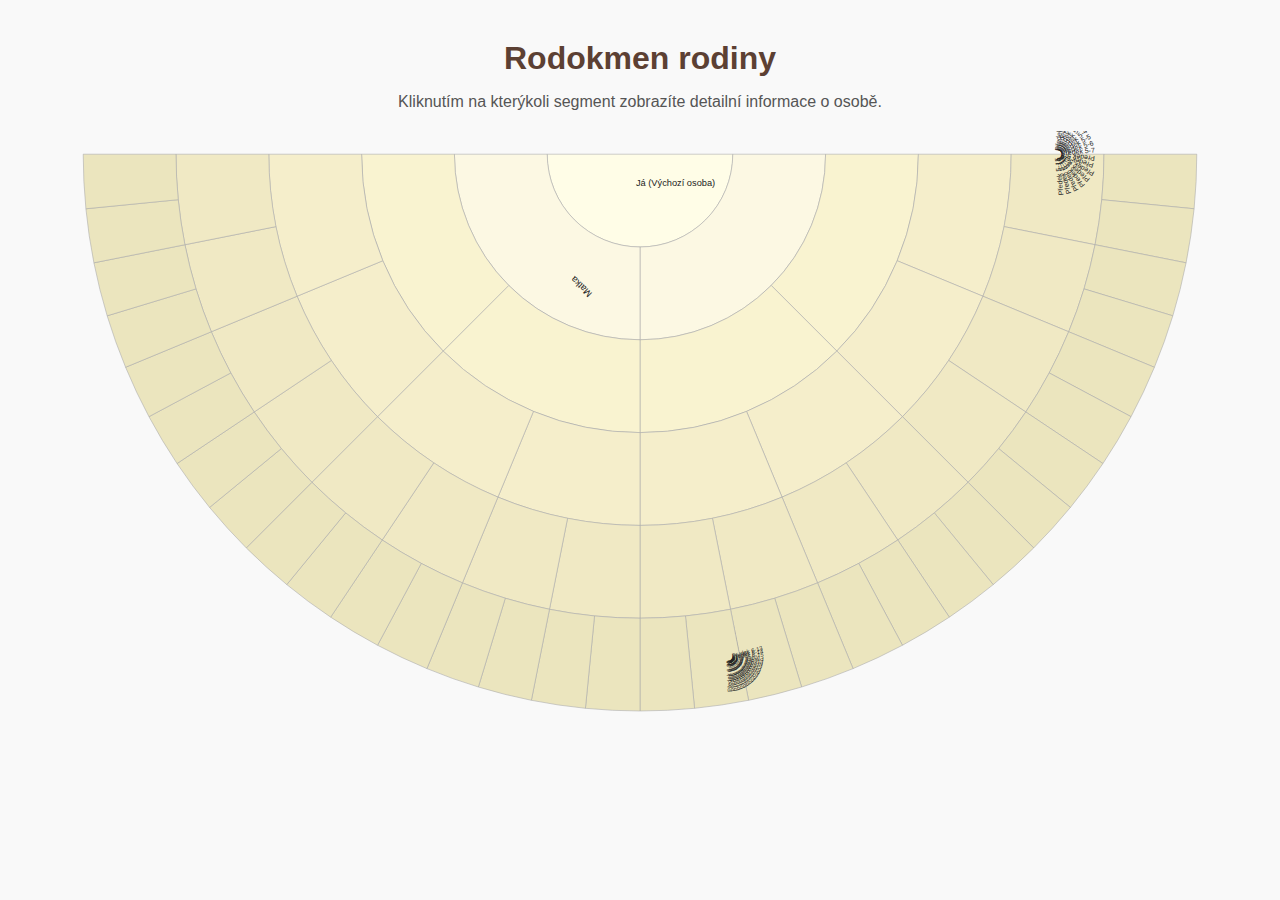
<file: rodokmen.html>
<!DOCTYPE html>
<html lang="cs">
<head>
    <meta charset="UTF-8">
    <meta name="viewport" content="width=device-width, initial-scale=1.0">
    <title>Rodokmen rodiny</title>
    <style>
        body {
            font-family: -apple-system, BlinkMacSystemFont, "Segoe UI", Roboto, Helvetica, Arial, sans-serif;
            background-color: #f9f9f9;
            color: #333;
            margin: 0;
            overflow-y: auto; /* --- ZMĚNA: Povolit vertikální posun --- */
            overflow-x: hidden; /* --- NOVÉ: Zabránit horizontálnímu posunu --- */
        }

        .page-wrapper {
            width: 100%;
            max-width: 1200px; 
            margin: 0 auto; 
            padding: 20px;
            box-sizing: border-box; 
            text-align: center; 
        }

        .page-wrapper h1 {
            font-size: 32px;
            color: #5C4033; 
            margin-top: 20px;
            margin-bottom: 10px;
        }

        .page-wrapper .instructions {
            font-size: 16px;
            color: #555;
            margin-bottom: 20px;
        }
        
        .chart-container {
            width: 100%;
            max-width: 1200px;
        }

        svg {
            width: 100%;
            height: auto;
            font-size: 10px;
        }

        /* ----- Styly pro buňky rodokmenu ----- */
        .ancestor-cell {
            fill: #ffffff;
            stroke: #aaa;
            stroke-width: 0.5;
            transition: fill 0.2s ease-in-out;
        }
        
        .ancestor-group {
             cursor: pointer;
        }

        .ancestor-group:hover .ancestor-cell {
            fill: #e0f7fa;
        }

        .ancestor-text {
            fill: #222;
            /* text-anchor: middle; */ /* Nyní se nastavuje v JS */
            dominant-baseline: middle;
            pointer-events: none;
            font-size: 8px;
            font-weight: 500;
        }

        /* Barevné odlišení generací */
        .gen-1 .ancestor-cell { fill: #fffde7; }
        .gen-2 .ancestor-cell { fill: #fcf8e3; }
        .gen-3 .ancestor-cell { fill: #f9f3d0; }
        .gen-4 .ancestor-cell { fill: #f5eecb; }
        .gen-5 .ancestor-cell { fill: #f0e9c4; }
        .gen-6 .ancestor-cell { fill: #ebe5be; }
        
        .ancestor-group:hover .ancestor-cell {
            fill: #0097a7;
        }
        .ancestor-group:hover .ancestor-text {
            fill: white;
            font-weight: bold;
        }
        
        /* ----- Styly pro modální okno (beze změny) ----- */
        .modal {
            display: none; 
            position: fixed; 
            z-index: 1000;
            left: 0;
            top: 0;
            width: 100%;
            height: 100%;
            overflow: auto;
            background-color: rgba(0, 0, 0, 0.5); 
            justify-content: center;
            align-items: center;
        }

        .modal.active {
            display: flex; 
        }

        .modal-content {
            background-color: #fefefe;
            margin: auto;
            padding: 25px;
            border: 1px solid #888;
            width: 90%;
            max-width: 500px;
            border-radius: 8px;
            box-shadow: 0 5px 15px rgba(0,0,0,0.3);
            position: relative;
        }

        .modal-close {
            color: #aaa;
            position: absolute;
            top: 10px;
            right: 20px;
            font-size: 28px;
            font-weight: bold;
        }

        .modal-close:hover,
        .modal-close:focus {
            color: black;
            text-decoration: none;
            cursor: pointer;
        }
        
        .modal-content h2 {
            margin-top: 0;
            color: #5C4033; 
        }
        
        .modal-content p {
            line-height: 1.6;
            font-size: 16px;
            display: none; 
        }
        
        .modal-content p strong {
            display: inline-block;
            min-width: 130px; 
            color: #555;
        }
        
        .modal-buttons {
            margin-top: 20px;
            display: flex;
            flex-wrap: wrap; 
            gap: 10px; 
        }
        
        .modal-button {
            display: inline-block; 
            padding: 10px 15px;
            font-size: 14px;
            font-weight: 500;
            text-align: center;
            text-decoration: none;
            color: #fff;
            background-color: #8B4513; 
            border: none;
            border-radius: 5px;
            cursor: pointer;
            transition: background-color 0.2s;
        }
        
        .modal-button:hover {
            background-color: #6B350F; 
        }
        
        .modal-button.disabled {
            background-color: #ccc;
            cursor: not-allowed;
            pointer-events: none;
        }

    </style>
</head>
<body>

    <div class="page-wrapper">
        <h1>Rodokmen rodiny</h1>
        <p class="instructions">Kliknutím na kterýkoli segment zobrazíte detailní informace o osobě.</p>

        <div class="chart-container">
            <svg id="fan-chart" viewBox="0 0 1000 520"></svg>
        </div>
    </div>

    <!-- ----- HTML Modálního okna (beze změny) ----- -->
    <div id="person-modal" class="modal">
        <div class="modal-content">
            <span id="modal-close-btn" class="modal-close">&times;</span>
            
            <h2 id="modal-name">Jméno osoby</h2>
            
            <p id="modal-row-birth"><strong class.text-gray-500>Narození:</strong> <span id="modal-birth"></span></p>
            <p id="modal-row-marriage"><strong class="text-gray-500>Sňatek:</strong> <span id="modal-marriage"></span></p>
            <p id="modal-row-death"><strong class="text-gray-500>Úmrtí:</strong> <span id="modal-death"></span></p>
            <p id="modal-row-cause"><strong class="text-gray-500>Příčina úmrtí:</strong> <span id="modal-cause"></span></p>
            <p id="modal-row-occupation"><strong class="text-gray-500>Povolání:</strong> <span id="modal-occupation"></span></p>

            <div class="modal-buttons">
                <a id="modal-link-birth" href="#" target="_blank" class="modal-button">Matrika narození</a>
                <a id="modal-link-marriage" href="#" target="_blank" class="modal-button">Matrika sňatků</a>
                <a id="modal-link-death" href="#" target="_blank" class="modal-button">Matrika úmrtí</a>
            </div>
        </div>
    </div>

    <script>
        (function() {
            // --- Nastavení ---
            const generations = 6;
            const centerX = 500; 
            const centerY = 20;  
            const radii = [0, 80, 160, 240, 320, 400, 480]; 
            const svg = document.getElementById('fan-chart');

            // --- Vzorová DATA (beze změny) ---
            const ancestorData = {
                '1_0': {
                    name: 'Já (Výchozí osoba)',
                    birth: '1. 1. 2000, Praha',
                    death: null, 
                    cause: null, 
                    occupation: 'Student',
                    marriage: null, 
                    linkBirth: 'https://example.com/matrika/narozeni/1',
                    linkMarriage: null, 
                    linkDeath: null     
                },
                '2_0': {
                    name: 'Otec',
                    birth: '10. 5. 1970, Brno',
                    death: null,
                    cause: null,
                    occupation: 'Inženýr',
                    marriage: '15. 6. 1995, Olomouc',
                    linkBirth: 'https://example.com/matrika/narozeni/2',
                    linkMarriage: 'https://example.com/matrika/snatky/1',
                    linkDeath: null 
                },
                '2_1': {
                    name: 'Matka',
                    birth: '20. 8. 1972, Ostrava',
                    death: null,
                    cause: null,
                    occupation: 'Lékařka',
                    marriage: '15. 6. 1995, Olomouc',
                    linkBirth: 'https://example.com/matrika/narozeni/3',
                    linkMarriage: 'https://example.com/matrika/snatky/1',
                    linkDeath: null
                },
                '3_0': {
                    name: 'Děd (O)',
                    birth: '5. 3. 1940, Plzeň',
                    death: '12. 12. 2010, Plzeň',
                    cause: 'Srdeční selhání',
                    occupation: 'Učitel',
                    marriage: '20. 7. 1965, Klatovy',
                    linkBirth: 'https://example.com/matrika/narozeni/4',
                    linkMarriage: 'https://example.com/matrika/snatky/2',
                    linkDeath: 'https://example.com/matrika/umrti/1'
                },
                 '3_1': {
                    name: 'Bába (O)',
                    birth: '15. 9. 1942, Klatovy',
                    death: '5. 1. 2015, Plzeň',
                    cause: 'Stáří',
                    occupation: null,
                    marriage: '20. 7. 1965, Klatovy',
                    linkBirth: null,
                    linkMarriage: null,
                    linkDeath: null
                },
                 '3_2': {
                    name: 'Děd (M)',
                    birth: '1. 2. 1945, Zlín',
                    death: null,
                    cause: null,
                    occupation: 'Ekonom',
                    marriage: '10. 8. 1970, Ostrava',
                    linkBirth: null,
                    linkMarriage: null,
                    linkDeath: null
                },
                 '3_3': {
                    name: 'Bába (M)',
                    birth: '30. 11. 1948, Havířov',
                    death: null,
                    cause: null,
                    occupation: 'Účetní',
                    marriage: '10. 8. 1970, Ostrava',
                    linkBirth: null,
                    linkMarriage: null,
                    linkDeath: null
                }
            };
            
            // Popisky (jména) pro buňky
            const labels = {};
            for (const key in ancestorData) {
                if(ancestorData[key]) labels[key] = ancestorData[key].name;
            }
            
            // --- Reference na modální okno a jeho prvky (beze změny) ---
            const modal = document.getElementById('person-modal');
            const modalCloseBtn = document.getElementById('modal-close-btn');
            const modalName = document.getElementById('modal-name');
            
            const modalBirth = document.getElementById('modal-birth');
            const modalMarriage = document.getElementById('modal-marriage');
            const modalDeath = document.getElementById('modal-death');
            const modalCause = document.getElementById('modal-cause');
            const modalOccupation = document.getElementById('modal-occupation');
            
            const modalLinkBirth = document.getElementById('modal-link-birth');
            const modalLinkMarriage = document.getElementById('modal-link-marriage');
            const modalLinkDeath = document.getElementById('modal-link-death');

            // --- Formátování data do češtiny (beze změny) ---
            const czechMonths = [
                'ledna', 'února', 'března', 'dubna', 'května', 'června',
                'července', 'srpna', 'září', 'října', 'listopadu', 'prosince'
            ];

            function formatCzechDate(dateString) {
                if (!dateString) {
                    return null;
                }
                const match = dateString.match(/^(\d{1,2})\. *(\d{1,2})\. *(\d{4})(.*)$/);

                if (match) {
                    const day = match[1];
                    const monthIndex = parseInt(match[2], 10) - 1; 
                    const year = match[3];
                    const rest = match[4]; 

                    if (monthIndex >= 0 && monthIndex < 12) {
                        const monthName = czechMonths[monthIndex];
                        return `${day}. ${monthName} ${year}${rest}`;
                    }
                }
                return dateString;
            }

            // --- Funkce modálního okna (beze změny) ---
            function updateModalRow(spanElement, value) {
                const rowElement = spanElement.parentElement; 
                if (value) {
                    spanElement.textContent = value;
                    rowElement.style.display = 'block'; 
                } else {
                    spanElement.textContent = ''; 
                    rowElement.style.display = 'none';  
                }
            }

            function closeModal() {
                modal.classList.remove('active');
            }
            modalCloseBtn.onclick = closeModal;
            modal.onclick = function(event) {
                if (event.target == modal) {
                    closeModal();
                }
            }
            
            function showModal(key) {
                const data = ancestorData[key];
                
                if (data) {
                    modalName.textContent = data.name;
                    updateModalRow(modalBirth, formatCzechDate(data.birth));
                    updateModalRow(modalMarriage, formatCzechDate(data.marriage));
                    updateModalRow(modalDeath, formatCzechDate(data.death));
                    updateModalRow(modalCause, data.cause);
                    updateModalRow(modalOccupation, data.occupation);
                    
                    setButtonLink(modalLinkBirth, data.linkBirth);
                    setButtonLink(modalLinkMarriage, data.linkMarriage);
                    setButtonLink(modalLinkDeath, data.linkDeath);

                } else {
                    modalName.textContent = `Předek (Gen ${key.split('_')[0]}, Index ${key.split('_')[1]})`;
                    updateModalRow(modalBirth, null);
                    updateModalRow(modalMarriage, null);
                    updateModalRow(modalDeath, null);
                    updateModalRow(modalCause, null);
                    updateModalRow(modalOccupation, null);
                    
                    setButtonLink(modalLinkBirth, null);
                    setButtonLink(modalLinkMarriage, null);
                    setButtonLink(modalLinkDeath, null);
                }
                
                modal.classList.add('active'); 
            }
            
            function setButtonLink(button, href) {
                if (href && href !== '#') {
                    button.href = href;
                    button.classList.remove('disabled');
                    button.removeAttribute('aria-disabled');
                    button.style.display = 'inline-block'; 
                } else {
                    button.href = '#'; 
                    button.classList.add('disabled');
                    button.setAttribute('aria-disabled', 'true');
                    button.style.display = 'none'; 
                }
            }

            // --- Helper funkce (beze změny) ---
            function polarToCartesian(cx, cy, radius, angleInDegrees) {
                const angleInRadians = (angleInDegrees) * Math.PI / 180.0;
                return {
                    x: cx + (radius * Math.cos(angleInRadians)),
                    y: cy + (radius * Math.sin(angleInRadians))
                };
            }

            function describeArcSector(x, y, innerRadius, outerRadius, startAngle, endAngle) {
                const startOuter = polarToCartesian(x, y, outerRadius, endAngle);
                const endOuter = polarToCartesian(x, y, outerRadius, startAngle);
                const startInner = polarToCartesian(x, y, innerRadius, endAngle);
                const endInner = polarToCartesian(x, y, innerRadius, startAngle);
                const largeArcFlag = endAngle - startAngle <= 180 ? "0" : "1";
                const d = [
                    "M", startOuter.x, startOuter.y, 
                    "A", outerRadius, outerRadius, 0, largeArcFlag, 0, endOuter.x, endOuter.y,
                    "L", endInner.x, endInner.y,     
                    "A", innerRadius, innerRadius, 0, largeArcFlag, 1, startInner.x, startInner.y,
                    "Z"
                ].join(" ");
                return d;
            }

            // --- Funkce pro tvorbu textu (s úpravou zarovnání) ---
            function createTextLabel(text, gen, midAngle, midRadius) {
                const textPos = polarToCartesian(centerX, centerY, midRadius, midRadius);
                let textAngle = 0;

                const textEl = document.createElementNS("http://www.w3.org/2000/svg", "text");
                textEl.setAttribute("x", textPos.x);
                textEl.setAttribute("y", textPos.y);

                if (gen === 1) {
                    textAngle = 0;
                    textEl.style.textAnchor = "middle"; 
                } else if (midAngle > 89 && midAngle < 91) { // Segment přímo nahoře
                    textAngle = 0;
                    textEl.style.textAnchor = "middle"; 
                } else if (midAngle < 90) { 
                    // Pravá strana
                    textAngle = midAngle - 90;
                    textEl.style.textAnchor = "start"; 
                    textEl.setAttribute("dx", "3"); // Malý posun od středu
                } else { 
                    // Levá strana
                    textAngle = midAngle - 90 + 180;
                    textEl.style.textAnchor = "end"; 
                    textEl.setAttribute("dx", "-3"); // Malý posun od středu
                }

                textEl.setAttribute("transform", `rotate(${textAngle}, ${textPos.x}, ${textPos.y})`);
                textEl.classList.add("ancestor-text");
                
                if (gen > 4) textEl.style.fontSize = "6px";
                if (gen > 5) textEl.style.fontSize = "5px";
                textEl.textContent = text;
                return textEl;
            }

            // --- Hlavní smyčka pro generování (beze změny) ---
            const totalAngle = 180; 
            for (let gen = 1; gen <= generations; gen++) {
                const numAncestors = Math.pow(2, gen - 1); 
                const angleSlice = totalAngle / numAncestors; 
                const innerR = radii[gen - 1];
                const outerR = radii[gen];

                for (let i = 0; i < numAncestors; i++) {
                    const startAngle = i * angleSlice;
                    const endAngle = (i + 1) * angleSlice;
                    
                    const path = document.createElementNS("http://www.w3.org/2000/svg", "path");
                    const d = describeArcSector(centerX, centerY, innerR, outerR, startAngle, endAngle);
                    path.setAttribute("d", d);
                    path.classList.add("ancestor-cell");

                    const midAngle = startAngle + (angleSlice / 2);
                    const midRadius = innerR + (outerR - innerR) / 2;
                    
                    const labelKey = `${gen}_${i}`;
                    const textContent = labels[labelKey] || `Předek ${gen}-${i}`; 
                    const textEl = createTextLabel(textContent, gen, midAngle, midRadius);
                    
                    const g = document.createElementNS("http://www.w3.org/2000/svg", "g");
                    g.classList.add(`gen-${gen}`, 'ancestor-group'); 
                    g.appendChild(path);
                    g.appendChild(textEl);
                    
                    g.addEventListener('click', function() {
                        showModal(labelKey); 
                    });
                    
                    svg.appendChild(g);
                }
            }
        })();
    </script>
</body>
</html>
</file>
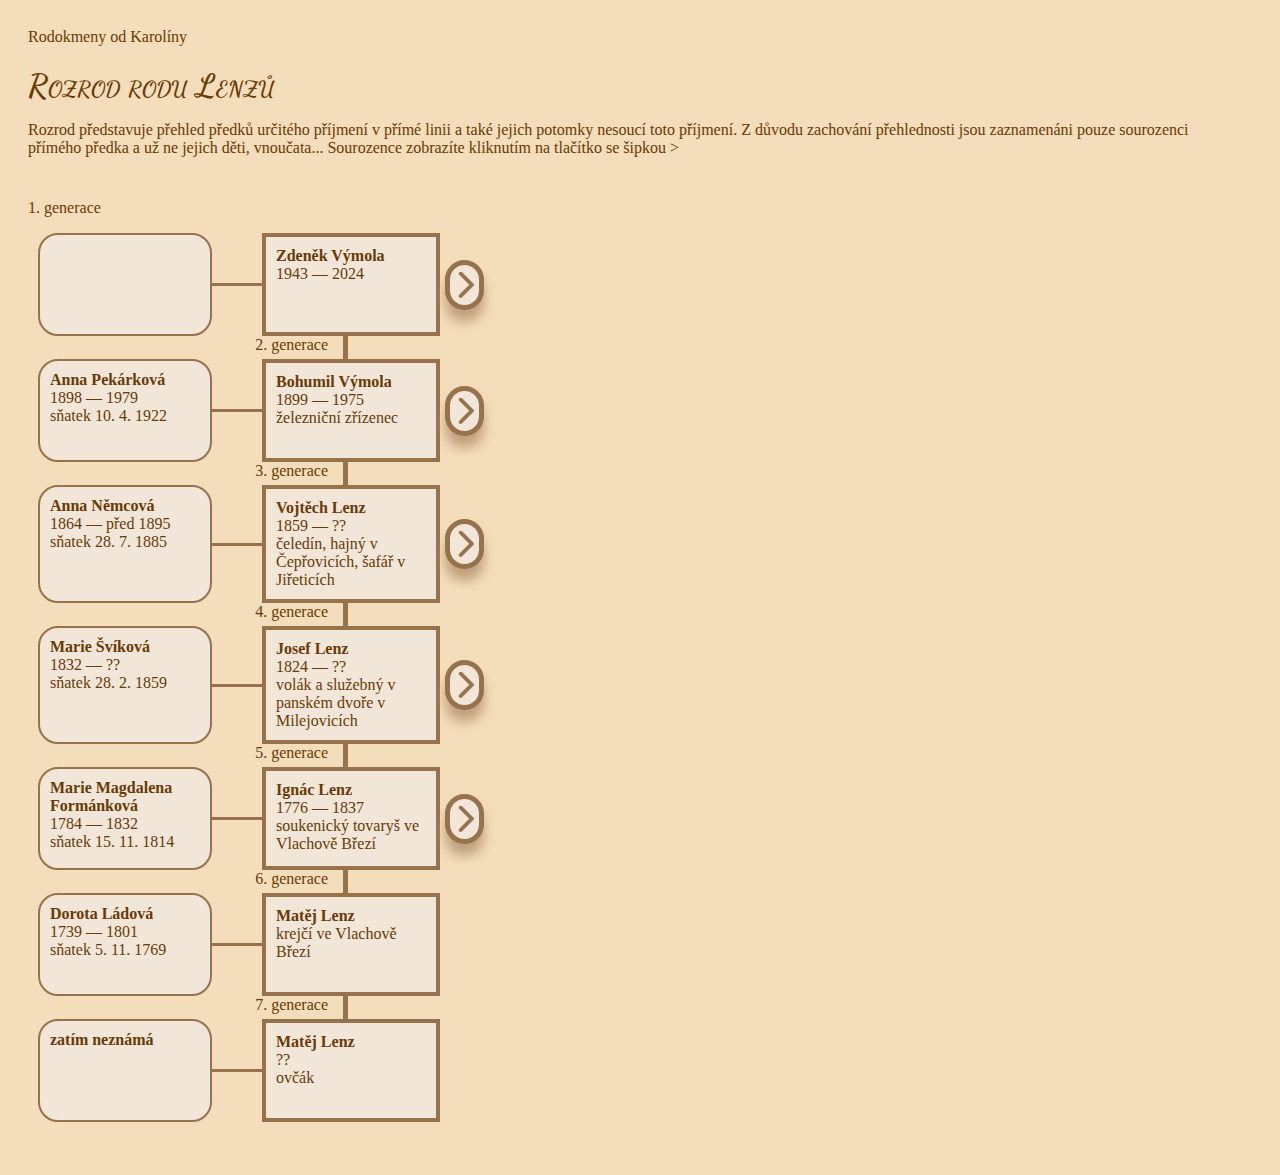
<file: Vymolovi-rozrod.html>
<!DOCTYPE html>
<html lang="cs">
<head>
    <meta charset="UTF-8">
    <meta name="viewport" content="width=device-width, initial-scale=1.0">
	
    <title> Rozrod rodu Lenzů </title>
	
    <link rel="stylesheet" href="css/main.css">
	<link rel="stylesheet" href="css/resp.css">
	<link rel="stylesheet" 
      href="https://cdnjs.cloudflare.com/ajax/libs/font-awesome/6.5.1/css/all.min.css" 
      integrity="sha512-..." 
      crossorigin="anonymous" 
      referrerpolicy="no-referrer" />
    <style>
        body {
	         min-width: min-content;
			padding: 20px;
        }

		header, footer {
			width: 99%;
		}

		.uvod {
			width: 99%;
		}

		.rozrod {
			margin-top: 10px;
			margin-bottom: 25px;
		}
        
        .generace {
            display: flex;
			align-items: flex-start;
        }

        .osoba {
            border: 2px solid #96734d;
            padding: 10px;
            margin-left: 10px;
            width: 150px;
			min-height: 75px;
			background-color: #f2e6d9;    
        }

		.osoba>h4, .osoba>p{
			margin: 0;
		}

		.zena {
			border-radius: 20px;
		}

        .sourozenci, .nevlastni {
            display: none;
			margin-right: 15px;
			flex-wrap: wrap;
        }

		.matka {
			padding: 15px;
            margin-left: 10px;
            min-height: 40px;
            width: 200px;
		}

main {
  display: flex;
  flex-direction: column;
}

.1G {
	width: 300px;
	padding-right: 20px;
	text-align: right;
	font-size: 25px;
	
}

.linie {
  display: block;
  border-right: 5px solid #96734d;
  height: 100%;
  width: 300px;
  padding-top: auto;
  padding-bottom: 5px;
  padding-right: 15px;
  margin-bottom: 0px;
  text-align: right;
}

.linie p {
font-size: 25px;
}

.sipka, .nev-sipka {
  line-height: 0;
  margin: 5px;
  border: 5px solid #96734d;
  border-radius: 35px;
  color: #96734d;
  background-color: #f2e6d9;
 align-self: center;
}

.sipka i, .nev-sipka i {
    font-size: 30px; 
    color: #96734d;
}

.sipka:hover, .sipka i:hover {
	color: #f2e6d9;
	background-color: #96734d;
}
		
.hlavni {
	display: flex;
	flex-direction: column;
	min-width: 450px;
}
		
.svatba {
  align-self: center;
  border-bottom: 3px solid #96734d;
  width: 50px;
}

.dalsi {
	
}

.par {
	display: flex;
    width:100%;
}

.muz {
  margin-left: 0;
  border: 4px solid #96734d;
}

.is-visible {
	display:flex;
}
    </style>
</head>
<body>
	<header><div class="container">
           <div class="ribbon">
              <div class="ribbon-content">
                 Rodokmeny od Karolíny
             </div>
           </div>
	</div> </header>
	<main>
		<div class="uvod">
    <h1>Rozrod rodu Lenzů </h1>
	<p>Rozrod představuje přehled předků určitého příjmení v přímé linii a také jejich potomky nesoucí toto příjmení. Z důvodu zachování přehlednosti jsou zaznamenáni pouze sourozenci přímého předka a už ne jejich děti, vnoučata... Sourozence zobrazíte kliknutím na tlačítko se šipkou ></p>
		</div>
		<div class="rozrod">
            <p class="1G">1. generace</p>
            <div class="generace">
			<div class="hlavni">
              <div class="par">
                    <div class="osoba zena">
                      <h4></h4>
                      <p></p>
                      <p>  </p>
                    </div>
                    <div class="svatba"></div>
                    <div class="osoba muz"> 
                      <h4>Zdeněk Výmola</h4>
                      <p>1943 — 2024 </p>
                      <p></p>
                    </div>
				  <button class="sipka"><i class='fas fa-chevron-right'></i></button>
              </div>
			<div class="linie">2. generace</div>
			</div>
                    <div class='sourozenci'>

                    <div class="osoba"> 
						<h4> Milada Výmolová </h4>
						<p> 1922 — 1955</p>
						<p> </p>
						
					</div>
                    <div class="osoba zena">
						<h4> Hedvika Výmolová </h4>
						<p> 1925 — 2005 </p>
						<p> manžel Matěj Beděra </p>
					</div>
                    <div class="osoba">
						<h4> Bohumil Výmola </h4>
						<p> 1928 — 2002 </p>
						
					</div>
                    </div>
            </div>
      <div class="generace">
		  <div class="hlavni">
           <div class="par">
                    <div class="osoba zena">
						<h4> Anna Pekárková </h4>
						<p> 1898 — 1979 </p>
						<p> sňatek 10. 4. 1922</p>
					</div>
                    <div class='svatba'> </div>
                    <div class="osoba muz">
						<h4> Bohumil Výmola </h4>
						<p>1899 — 1975 </p>
						<p> železniční zřízenec </p>
					</div>
			   <button class="sipka"><i class='fas fa-chevron-right'></i></button>
		   </div>
			  <div class="linie">3. generace</div>
		  </div>
                    <div class='sourozenci'>
                    <div class="osoba"> 
					<h4> František Výmola </h4>
					<p>1890 — 1891 </p>
					<p> </p>
					</div>

                    <div class="osoba">
						<h4>Antonín Výmola</h4>
						<p> 1892 — ??</p>
						<p> manželka Marie Losová</p>
					</div>

					<div class="osoba zena">
						<h4> Apolena Výmolová</h4>
						<p>1894 — ??</p>
						<p>manžel Jan Kostiha </p>
					</div>
					<div class="osoba">
						<h4> František Výmola </h4>
						<p> 1895 — ??</p>
						<p> manželka Marie Dupáková</p>
					</div>

					<div class="osoba zena">
						<h4> Marie Výmolová </h4>
						<p> 1902 — ??</p>
					</div>

					<div class="osoba">
						<h4> Josef Výmola </h4>
						<p> 1906 — ??</p>
					</div>

					<div class="osoba zena">
						<h4> Františka Výmolová </h4>
						<p> 1910 — ??</p>
					</div>
                
					</div>

            </div>
	<div class="generace">
        <div class="hlavni">
              <div class="par">
                    <div class="osoba zena">
						<h4>Anna Němcová</h4>
						<p>1864 — před 1895</p>
						<p>sňatek 28. 7. 1885</p>
					</div>
				    <div class="svatba"></div>
                    <div class="osoba muz"> 
						<h4>Vojtěch Lenz</h4>
						<p>1859 — ??</p>
						<p> čeledín, hajný v Čepřovicích, šafář v Jiřeticích</p>
					</div>
				  <button class="sipka"><i class='fas fa-chevron-right'></i></button>
			  </div>
			<div class="linie">4. generace</div>
		</div>

                    <div class='sourozenci'>

                    <div class="osoba">
						<h4> František Lenz </h4>
						<p>1862 — 1862 </p>
					</div>

                    <div class="osoba"> 
					    <h4> František Lenz</h4>
						<p>1863 — ??</p>
					</div>
					</div>
	</div>
  
  <div class="generace">
        <div class="hlavni">
              <div class="par">
                    <div class="osoba zena">
						<h4>Marie Švíková</h4>
						<p>1832 — ??</p>
						<p>sňatek 28. 2. 1859</p>
					</div>
				    <div class="svatba"></div>
                    <div class="osoba muz"> 
						<h4>Josef Lenz</h4>
						<p>1824 — ??</p>
						<p> volák a služebný v panském dvoře v Milejovicích</p>
					</div>
				   <button class="sipka"><i class='fas fa-chevron-right'></i></button>
			  </div>
			<div class="linie">5. generace</div>
		</div>
	  

                    <div class='sourozenci'>

                    <div class="osoba zena">
						<h4> Tereza Lenzová </h4>
						<p>1815 — ??</p>
					</div>

                    <div class="osoba zena"> 
					    <h4>Marie Lenzová </h4>
						<p>1819 — ??</p>
					</div>

					<div class="osoba zena">
						<h4>Rozálie Lenzová </h4>
						<p> 1822 — 1822</p>
					</div>

                    </div>

  </div>

 <div class="generace">
		  <div class="hlavni">
           <div class="par">
                    <div class="osoba zena">
						<h4>Marie Magdalena Formánková</h4>
						<p>1784 — 1832</p>
						<p> sňatek 15. 11. 1814</p>
					</div>
                    <div class='svatba'> </div>
                    <div class="osoba muz">
						<h4>Ignác Lenz </h4>
						<p>1776 — 1837</p>
						<p>soukenický tovaryš ve Vlachově Březí</p>
					</div>

			   <button class="sipka"><i class='fas fa-chevron-right'></i></button>
		   </div>
			  <div class="linie">6. generace</div>
		  </div>
                    <div class='sourozenci'>
                    <div class="osoba zena">
						<h4>Marie Anna Lenzová </h4>
						<p> 1771 — ??</p>
					</div>
					<div class="osoba">
						<h4>Jan Nepomucký Lenz</h4>
						<p>1774 — ??</p>
					</div>
					<div class="osoba zena">
						<h4>Anna Marie Lenzová</h4>
						<p>1779 — ??</p>
					</div>
                    </div>

 </div>

<div class="generace">
		  <div class="hlavni">
           <div class="par">
                    <div class="osoba zena">
						<h4> Dorota Ládová </h4>
						<p>1739 — 1801</p>
						<p>sňatek 5. 11. 1769</p>
					</div>
                    <div class='svatba'> </div>
                    <div class="osoba muz">
						<h4>Matěj Lenz </h4>
						<p></p>
						<p>krejčí ve Vlachově Březí</p>
					</div>
			  <!-- <button class="sipka"><i class='fas fa-chevron-right'></i></button> -->
		   </div>
			  <div class="linie">7. generace</div>
		  </div>

                    <div class='sourozenci'>
                    <div class="osoba"> 
					<h4> </h4></div>
                    <div class="osoba"> </div>
                    </div>

</div>

<div class="generace">
		  <div class="hlavni">
           <div class="par">
                    <div class="osoba zena">
						<h4> zatím neznámá</h4>
						<p></p>
						<p> </p>
					</div>
                    <div class='svatba'> </div>
                    <div class="osoba muz">
						<h4>Matěj Lenz </h4>
						<p> ??</p>
						<p>ovčák</p>
					</div>
		   </div>
			  
       </div>

</div>             

</div>
</main>
<footer class="footer"></footer>
                        

    <!-- Modul pro práci s Firebase a logikou aplikace -->
    <script>
		const toggleButtons = document.querySelectorAll('.sipka');

toggleButtons.forEach(button => {
    button.addEventListener('click', function(event) {
        const parent = event.currentTarget.closest('.generace');
        const content = parent.querySelector('.sourozenci');
		const icon = event.currentTarget.querySelector('i');
        
        // Přepne třídu 'is-visible' na elementu s obsahem
        // Pokud třída je, odebere ji. Pokud není, přidá ji.
        if (content) {
            content.classList.toggle('is-visible');
        }

		if (icon) {
            if (icon.classList.contains('fa-chevron-right')) {
                icon.classList.replace('fa-chevron-right', 'fa-chevron-left');
            } else {
                icon.classList.replace('fa-chevron-left', 'fa-chevron-right');
            }
		}
    });
});

const toggleButtonsNev = document.querySelectorAll('.nev-sipka');

toggleButtonsNev.forEach(button => {
    button.addEventListener('click', function(event) {
        const parent = event.currentTarget.closest('.generace');
        const content = parent.querySelector('.nevlastni');
        const icon = event.currentTarget.querySelector('i');
        // Přepne třídu 'is-visible' na elementu s obsahem
        // Pokud třída je, odebere ji. Pokud není, přidá ji.
        if (content) {
            content.classList.toggle('is-visible');
        }

		if (icon) {
            if (icon.classList.contains('fa-chevron-right')) {
                icon.classList.replace('fa-chevron-right', 'fa-chevron-left');
            } else {
                icon.classList.replace('fa-chevron-left', 'fa-chevron-right');
            }
			}
    });
});







		
            var gen1 = document.getElementById('SG1');
            var show1 = document.getElementById('show1');
            show1.addEventListener('click', showgen1);

        function showgen1 () {

             if   (gen1.style.display == 'none') {
                 gen1.style.display = 'flex';
             }
            else {gen1.style.display = 'none'}
                }
    </script>
</body>
</html>
</file>
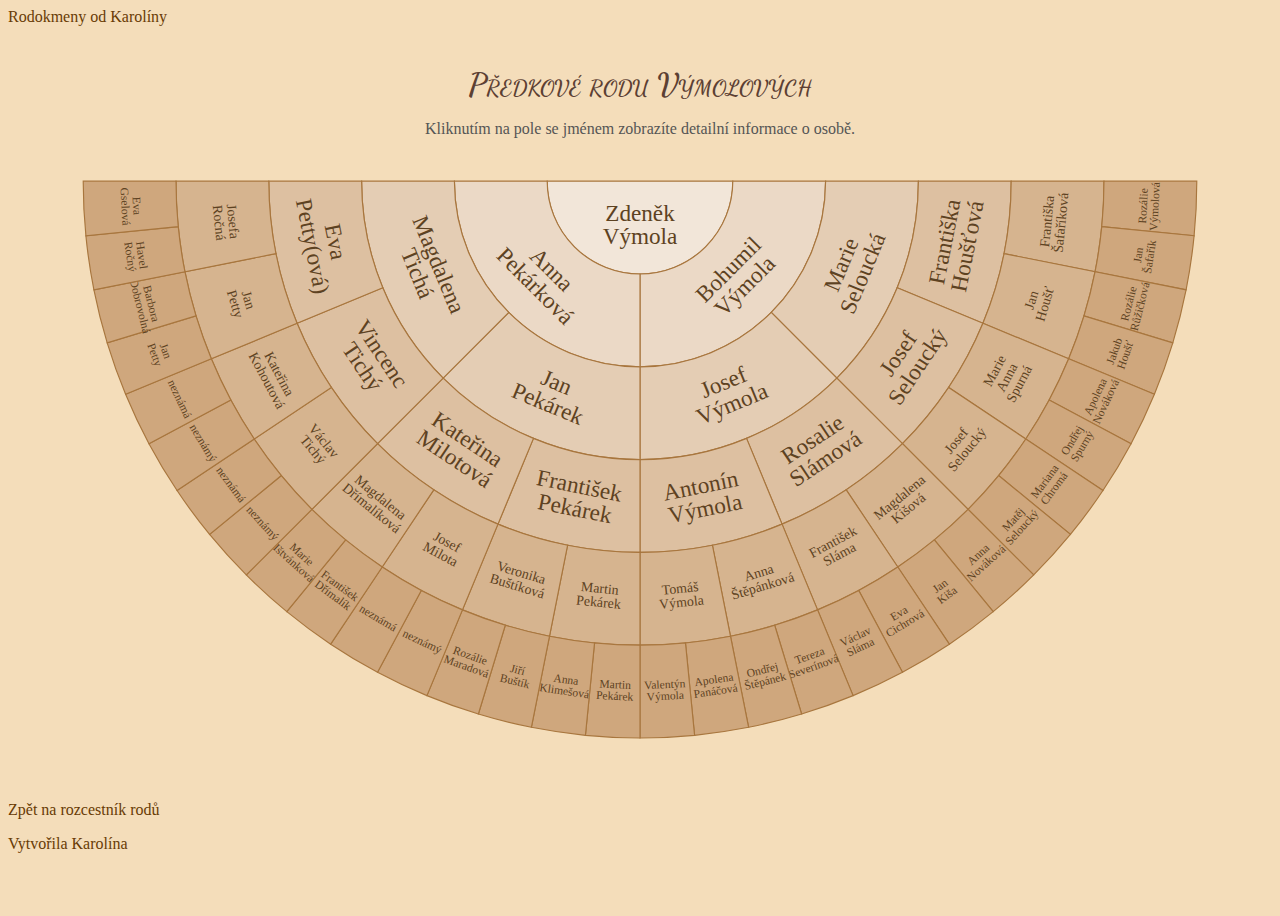
<file: Vymolovi.html>
<!DOCTYPE html>
<html lang="cs">
<head>
    <meta charset="UTF-8">
    <meta name="viewport" content="width=device-width, initial-scale=1.0">
    <title>Výmolovi</title>

    <link rel="stylesheet" href="css/main.css">
	<link rel="stylesheet" href="css/resp.css">
    
    <style>
    /* Import fontu EB Garamond */
    @import url('https://fonts.googleapis.com/css2?family=EB+Garamond:wght@400;500;700&display=swap');
    @import url('https://fonts.googleapis.com/css2?family=Dancing+Script:wght@400..700&display=swap');

        .page-wrapper {
            width: 100%;
            max-width: 1200px; 
            margin: 0 auto; 
            padding: 20px;
            box-sizing: border-box; 
            text-align: center; 
        }

        .page-wrapper h1 {
            font-family: "Dancing Script";
            font-size: 32px;
            color: #5C4033; 
            margin-top: 20px;
            margin-bottom: 10px;
        }

        .page-wrapper .instructions {
            font-size: 16px;
            color: #555;
            margin-bottom: 20px;
        }
        
        .chart-container {
            width: 100%;
            max-width: 1200px;
        }

        svg {
            width: 100%;
            height: auto;
            font-size: 10px;
        }

        /* ----- Styly pro buňky rodokmenu ----- */
        .ancestor-cell {
            fill: #ffffff;
            stroke: #a8763e;
            stroke-width: 1;
            transition: fill 0.2s ease-in-out;
        }
        
        .ancestor-group {
             cursor: pointer;
        }

        .ancestor-group:hover .ancestor-cell {
            fill: #704d29;
        }

        .ancestor-text {
            fill: #5d4222;
            /* text-anchor se nyní nastavuje v JS */
            dominant-baseline: middle;
            pointer-events: none;
            font-size: 20px;
            font-weight: 500;
        }
   
        /* Barevné odlišení generací *//* https://www.w3schools.com/colors/colors_picker.asp */
        .gen-1 .ancestor-cell { fill: #f2e6d9; }
        .gen-2 .ancestor-cell { fill: #ebd9c6; }
        .gen-3 .ancestor-cell { fill: #e4cdb4; }
        .gen-4 .ancestor-cell { fill: #ddc0a1; }
        .gen-5 .ancestor-cell { fill: #d6b48f; }
        .gen-6 .ancestor-cell { fill: #cfa77d; }
        
        .ancestor-group:hover .ancestor-cell {
            fill: #815931;
        }
        .ancestor-group:hover .ancestor-text {
            fill: white;
            font-weight: bold;
        }
        
        /* ----- Styly pro modální okno (beze změny) ----- */
        .modal {
            display: none; 
            position: fixed; 
            z-index: 1000;
            left: 0;
            top: 0;
            width: 100%;
            height: 100%;
            overflow: auto;
            background-color: rgba(0, 0, 0, 0.5); 
        }

        .modal.active {
            display: flex; 
        }

        .modal-content {
            background-color: #f8f2ec;
            margin: auto;
            padding: 25px;
            border: 1px solid #956637;
            width: 90%;
            max-width: 500px;
            border-radius: 8px;
            box-shadow: 0 5px 15px rgba(0,0,0,0.3);
            position: relative;
        }

        .modal-close {
            color: #aaa;
            position: absolute;
            top: 10px;
            right: 20px;
            font-size: 28px;
            font-weight: bold;
        }

        .modal-close:hover,
        .modal-close:focus {
            color: black;
            text-decoration: none;
            cursor: pointer;
        }
        
        .modal-content h2 {
            margin-top: 0;
            color: #5C4033;
			text-align: left;
        }
        
        .modal-content p {
            font-size: 20px;
            display: none; 
			text-align: left;
        }
        
        .modal-content p strong {
            display: inline-block;
            min-width: 80px; 
            color: #555;
        }
        
        .modal-buttons {
            margin-top: 20px;
            display: flex;
            justify-content: space-around;
            flex-wrap: wrap; 
            gap: 10px; 
        }
        
        .modal-button {
            display: inline-block; 
            padding: 10px 15px;
            font-size: 14px;
            font-weight: 500;
            text-align: center;
            text-decoration: none;
            color: #fff;
            background-color: #815931; 
            border: none;
            border-radius: 5px;
            cursor: pointer;
            transition: background-color 0.2s;
        }
        
        .modal-button:hover {
            background-color: #cfa77d; 
        }
        
        .modal-button.disabled {
            background-color: #ccc;
            cursor: not-allowed;
            pointer-events: none;
        }

    </style>
</head>
<body>

	<header>
		<div class="container">
           <div class="ribbon">
              <div class="ribbon-content">
                 Rodokmeny od Karolíny
             </div>
           </div>
		</div>
	</header>

	<main>
    <div class="page-wrapper">
        <h1>Předkové rodu Výmolových </h1>
        <p class="instructions">Kliknutím na pole se jménem zobrazíte detailní informace o osobě.</p>

        <div class="chart-container">
            <svg id="fan-chart" viewBox="0 0 1000 520"></svg>
        </div>
	</div>
		
		<div>
		   <p><a href="index.html">Zpět na rozcestník rodů </a></p>
		</div>

		<div id="person-modal" class="modal">
    <div class="modal-content">
            <span id="modal-close-btn" class="modal-close">&times;</span>
            
            <h2 id="modal-name">Jméno osoby</h2>
            
            <p id="modal-row-birth"><strong class.text-gray-500>Narození:</strong> <span id="modal-birth"></span></p>
            <p id="modal-row-marriage"><strong class.text-gray-500>Sňatek:</strong> <span id="modal-marriage"></span></p>
            <p id="modal-row-death"><strong class.text-gray-500>Úmrtí:</strong> <span id="modal-death"></span></p>
            <p id="modal-row-cause"><strong class.text-gray-500>Příčina úmrtí:</strong> <span id="modal-cause"></span></p>
            <p id="modal-row-occupation"><strong class.text-gray-500>Povolání:</strong> <span id="modal-occupation"></span></p>
            <p id="modal-row-note"><strong class.text-gray-500>Poznámka:</strong> <span id="modal-note"></span></p>

            <div class="modal-buttons">
                <a id="modal-link-birth" href="#" target="_blank" class="modal-button">Matrika narození</a>
                <a id="modal-link-marriage" href="#" target="_blank" class="modal-button">Matrika sňatků</a>
                <a id="modal-link-death" href="#" target="_blank" class="modal-button">Matrika úmrtí</a>
            </div>
        </div>
		</div>
	</main>
	<footer>Vytvořila Karolína </footer>

	
    
    

    <script>
        (function() {
            // --- Nastavení ---
            const generations = 6;
            const centerX = 500; 
            const centerY = 20;  
            const radii = [0, 80, 160, 240, 320, 400, 480]; 
            const svg = document.getElementById('fan-chart');

            // --- Vzorová DATA (beze změny) ---
            const ancestorData = {
                '1_0': {
                    name: 'Zdeněk Výmola',
                    birth: '15. 2. 1943, Čejč',
                    death: '16. 4. 2024, Zlín', 
                    cause: null, 
                    occupation: '',
                    marriage: null, 
                    linkBirth: '',
                    linkMarriage: null, 
                    linkDeath: null     
                },

				'2_0': {
name: 'Bohumil Výmola',
                    birth: '19. 8. 1899, Bohuslavice 208 (u Kyjova)',
                    death: '29. 12. 1975, Čejč', 
                    cause: null, 
                    occupation: 'Železniční zřizenec v Čejči (1922)',
                    marriage: '10. 4. 1922, Hovorany', 
                    linkBirth: '',
                    linkMarriage: 'https://www.mza.cz/actapublica/matrika/detail/10463?image=216000010-000253-003372-000000-005350-000000-00-B01573-00670.jp2', 
                    linkDeath: null,
note: 'Ještě na počátku 20. století nebyla ustálena forma příjmení a v matričních zapisech se objevuje "Vejmola"'
}, 

'2_1': {
        name: 'Anna Pekárková',
                    birth: '7. 2. 1898, Čejč 54',
                    death: '5. 3. 1979, Čejč', 
                    cause: null, 
                    occupation: '',
                    marriage: '10. 4. 1922, Hovorany', 
                    linkBirth: '',
                    linkMarriage: 'https://www.mza.cz/actapublica/matrika/detail/10463?image=216000010-000253-003372-000000-005350-000000-00-B01573-00670.jp2', 
                    linkDeath: null   
},

     '3_0': {
                    name: 'Marie Seloucká',
                    birth: '4. 1. 1870, Bohuslavice 96',
                    death: '2. 8. 1931, Bohuslavice 203',
                    cause: 'rakovina žaludku',
                    occupation: '',
                    marriage: '19. 11. 1889, Bohuslavice u Kyjova',
                    linkBirth: 'https://www.mza.cz/actapublica/matrika/detail/4908?image=216000010-000253-003372-000000-005138-000000-00-B06947-00260.jp2',
                    linkMarriage: 'https://www.mza.cz/actapublica/matrika/detail/9911?image=216000010-000253-003372-000000-005141-000000-00-B02380-01280.jp2',
                    linkDeath: 'https://www.mza.cz/actapublica/matrika/detail/12786?image=216000010-000253-003372-000000-005144-000000-00-02380.jp2',
                    note: 'Zapisována i jako Selucká'
                }, 

'3_1': {
                    name: 'Josef Výmola',
                    birth: '11. 8. 1862, Bohuslavice 203',
                    death: '10. 9. 1933, Bohuslavice 203',
                    cause: 'rakovina žaludku',
                    occupation: 'domkář',
                    marriage: '19. 11. 1889, Bohuslavice u Kyjova',
                    linkBirth: 'https://www.mza.cz/actapublica/matrika/detail/4907?image=216000010-000253-003372-000000-005137-000000-FM-B10019-01380.jp2',
                    linkMarriage: 'https://www.mza.cz/actapublica/matrika/detail/9911?image=216000010-000253-003372-000000-005141-000000-00-B02380-01280.jp2',
                    linkDeath: 'https://www.mza.cz/actapublica/matrika/detail/12786?image=216000010-000253-003372-000000-005144-000000-00-02410.jp2',
                    note: 'Zapisován jako Vejmola'
                },

'3_2': {
                    name: 'Jan Pekárek',
                    birth: '3. 6. 1857, Šardice 184',
                    death: '29. 7. 1905, Čejč 54',
                    cause: 'sebevražda, oběsil se v opilosti',
                    occupation: 'nádeník (1898)',
                    marriage: '15. 6. 1884, Hovorany',
                    linkBirth: 'https://www.mza.cz/actapublica/matrika/detail/5258?image=216000010-000253-003372-000000-005868-000000-00-B06665-01270.jp2',
                    linkMarriage: 'https://www.mza.cz/actapublica/matrika/detail/10463?image=216000010-000253-003372-000000-005350-000000-00-B01573-01090.jp2',
                    linkDeath: 'https://www.mza.cz/actapublica/matrika/detail/12444?image=216000010-000253-003372-000000-005354-000000-00-00380.jp2'
                },

'3_3': {
                    name: 'Magdalena Tichá',
                    birth: '8. 1. 1863, Niederleithen, Kallham - Dolní Rakousko',
                    death: '28. 9. 1942, Čejč 219',
                    cause: 'degenerace srdeční tkáně (mydegeneratio cordis)',
                    occupation: 'uklízečka na nádraží v Čejči (1942)',
                    marriage: '15. 6. 1884, Hovorany',
                    linkBirth: 'https://data.matricula-online.eu/en/oesterreich/oberoesterreich/kallham/106%252F1863/?pg=1',
                    linkMarriage: 'https://www.mza.cz/actapublica/matrika/detail/10463?image=216000010-000253-003372-000000-005350-000000-00-B01573-01090.jp2',
                    linkDeath: 'https://www.mza.cz/actapublica/matrika/detail/12444?image=216000010-000253-003372-000000-005354-000000-00-00720.jp2',
                    note: 'Najít narození byl opravdu oříšek, ale nakonec pomohl údaj ve Sčítání lidu. Ještě před sňatkem se jí narodila dcera Marie (1882).'
                },

'4_0' : {
                    name: 'Františka Houšťová',
                    birth: '28. 1. 1846, Bohuslavice 178',
                    death: '9. 7. 1910, Bohuslavice 96',
                    cause: 'rakovina pobřišnice',
                    occupation: '',
                    marriage: '30. 5. 1865, Bohuslavice',
                    linkBirth: 'https://www.mza.cz/actapublica/matrika/detail/4907?image=216000010-000253-003372-000000-005137-000000-FM-B10019-00540.jp2',
                    linkMarriage: 'https://www.mza.cz/actapublica/matrika/detail/9911?image=216000010-000253-003372-000000-005141-000000-00-B02380-00860.jp2',
                    linkDeath: 'https://www.mza.cz/actapublica/matrika/detail/12786?image=216000010-000253-003372-000000-005144-000000-00-01810.jp2',
                    note:''
},

'4_1' : {
                    name: 'Josef Seloucký',
                    birth: '9. 9. 1836, Bohuslavice 176',
                    death: '6. 9. 1910, Bohuslavice 96',
                    cause: 'rakovina žaludku',
                    occupation: 'domkář',
                    marriage: '30. 5. 1865, Bohuslavice',
                    linkBirth: 'https://www.mza.cz/actapublica/matrika/detail/4907?image=216000010-000253-003372-000000-005137-000000-FM-B10019-00100.jp2',
                    linkMarriage: 'https://www.mza.cz/actapublica/matrika/detail/9911?image=216000010-000253-003372-000000-005141-000000-00-B02380-00860.jp2',
                    linkDeath: 'https://www.mza.cz/actapublica/matrika/detail/12786?image=216000010-000253-003372-000000-005144-000000-00-01810.jp2',
                    note:''
},

'4_2' : {
                    name: 'Rosalie Slámová',
                    birth: '11. 3. 1830, Bohuslavice 41',
                    death: '7. 2. 1913, Bohuslavice 156',
                    cause: 'rakovina žaludku',
                    occupation: '',
                    marriage: '8. 5. 1853, Bohuslavice',
                    linkBirth: 'https://www.mza.cz/actapublica/matrika/detail/4906?image=216000010-000253-003372-000000-005136-000000-00-B06793-01660.jp2',
                    linkMarriage: 'https://www.mza.cz/actapublica/matrika/detail/9911?image=216000010-000253-003372-000000-005141-000000-00-B02380-00550.jp2',
                    linkDeath: 'https://www.mza.cz/actapublica/matrika/detail/12786?image=216000010-000253-003372-000000-005144-000000-00-01850.jp2',
                    note:''
},

'4_3' : {
          name: 'Antonín Výmola',
                    birth: '1. 7. 1831, Bohuslavice 19',
                    death: '1. 4. 1897, Bohuslavice 203',
                    cause: 'rakovina žaludku',
                    occupation: 'domkář',
                    marriage: '8. 5. 1853, Bohuslavice',
                    linkBirth: 'https://www.mza.cz/actapublica/matrika/detail/4906?image=216000010-000253-003372-000000-005136-000000-00-B06793-01710.jp2',
                    linkMarriage: 'https://www.mza.cz/actapublica/matrika/detail/9911?image=216000010-000253-003372-000000-005141-000000-00-B02380-00550.jp2',
                    linkDeath: 'https://www.mza.cz/actapublica/matrika/detail/12786?image=216000010-000253-003372-000000-005144-000000-00-01410.jp2',
                    note:''

},

'4_4': {
                    name: 'František Pekárek',
                    birth: '23. 9. 1816, Mistřín 14',
                    death: '12. 6. 1882, Šardice 152',
                    cause: 'souchotiny (tuberkulóza)',
                    occupation: 'čtvrtláník',
                    marriage: '5. 2. 1839, Šardice',
                    linkBirth: 'https://www.mza.cz/actapublica/matrika/detail/5143?image=216000010-000253-003372-000000-005648-000000-00-B08587-00280.jp2',
                    linkMarriage: 'https://www.mza.cz/actapublica/matrika/detail/5261?image=216000010-000253-003372-000000-005876-000000-00-B06668-00820.jp2',
                    linkDeath: 'https://www.mza.cz/actapublica/matrika/detail/5265?image=216000010-000253-003372-000000-005882-000000-00-B06671-00730.jp2',
                    note: 'Po smrti manželky Kateřiny se znovu oženil s Annou Ševelovou, 27. února 1870 v Šardicích'
                },

   '4_5': {
                    name: 'Kateřina Milotová',
                    birth: '29. 4. 1816, Dolní Bojanovice 157/120',
                    death: '10. 8. 1866, Šardice 70',
                    cause: 'cholera',
                    occupation: '',
                    marriage: '5. 2. 1839, Šardice',
                    linkBirth: 'https://www.mza.cz/actapublica/matrika/detail/4949?image=216000010-000253-003372-000000-005223-000000-00-B06951-00020.jp2',
                    linkMarriage: 'https://www.mza.cz/actapublica/matrika/detail/5261?image=216000010-000253-003372-000000-005876-000000-00-B06668-00820.jp2',
                    linkDeath: 'https://www.mza.cz/actapublica/matrika/detail/5265?image=216000010-000253-003372-000000-005882-000000-00-B06671-00390.jp2',
                    note: ''
                },

'4_6': {
                    name: 'Vincenc Tichý',
                    birth: '',
                    death: '19. 1. 1863, Niederleithen 7, Kallham, Horní Rakousko',
                    cause: 'ochrnutí plic',
                    occupation: 'dělník na železnici',
                    marriage: '13. 11. 1855, Čejč',
                    linkBirth: '',
                    linkMarriage: 'https://www.mza.cz/actapublica/matrika/detail/5005?image=216000010-000253-003372-000000-005344-000000-00-B05576-02020.jp2',
                    linkDeath: 'https://data.matricula-online.eu/en/oesterreich/oberoesterreich/kallham/306%252F1863/?pg=1',
                    note: 'Jeden zápis uvádí, že byl také havíř, což může být pravda, neboť v okolí Kyjova a Hodonína se v té době těžilo hnědé uhlí.'
                },

'4_7': {
                    name: 'Eva Petty(ová)',
                    birth: '24. 12. 1830, Krumvíř 54',
                    death: '15. 6. 1920, Čejč 144',
                    cause: 'sešlost věkem',
                    occupation: 'nádenice',
                    marriage: '13. 11. 1855, Čejč',
                    linkBirth: 'https://www.mza.cz/actapublica/matrika/detail/1747?image=216000010-000253-003370-000000-002808-000000-FM-B09326-00300.jp2',
                    linkMarriage: 'https://www.mza.cz/actapublica/matrika/detail/5005?image=216000010-000253-003372-000000-005344-000000-00-B05576-02020.jp2',
                    linkDeath: 'https://www.mza.cz/actapublica/matrika/detail/12444?image=216000010-000253-003372-000000-005354-000000-00-00500.jp2',
                    note: 'Z údajů o sčítání lidu lze vyčíst, že po smrti jejího manžela žila se svými dětmi v jedné domácnosti společně se svým bratrem Jakubem Ročným. Ten se narodil jako nemanželský, proto má jiné příjmení a možná i proto bývá Eva v některých zápisech uváděna také jako Ročná.'
                },

				'5_0': {
                    name: 'Františka Šafaříková',
                    birth: '17. 7. 1817, Bohuslavice 178',
                    death: '22. 12. 1848, Bohuslavice 178',
                    cause: 'gangréna s horečkou (heissen Brand)',
                    occupation: '',
                    marriage: '6. 2. 1842, Bohuslavice',
                    linkBirth: 'https://www.mza.cz/actapublica/matrika/detail/4906?image=216000010-000253-003372-000000-005136-000000-00-B06793-01300.jp2',
                    linkMarriage: 'https://www.mza.cz/actapublica/matrika/detail/9911?image=216000010-000253-003372-000000-005141-000000-00-B02380-00100.jp2',
                    linkDeath: 'https://www.mza.cz/actapublica/matrika/detail/12786?image=216000010-000253-003372-000000-005144-000000-00-00260.jp2',
                    note: ''
                },

'5_1': {
                    name: 'Jan Houšť',
                    birth: '12. 11. 1816, Bohuslavice 29',
                    death: '11. 4. 1899, Bohuslavice 78',
                    cause: 'zápal plic',
                    occupation: 'domkář',
                    marriage: '6. 2. 1842, Bohuslavice',
                    linkBirth: 'https://www.mza.cz/actapublica/matrika/detail/4906?image=216000010-000253-003372-000000-005136-000000-00-B06793-01290.jp2',
                    linkMarriage: 'https://www.mza.cz/actapublica/matrika/detail/9911?image=216000010-000253-003372-000000-005141-000000-00-B02380-00100.jp2',
                    linkDeath: 'https://www.mza.cz/actapublica/matrika/detail/12786?image=216000010-000253-003372-000000-005144-000000-00-01500.jp2',
                    note: 'Po smrti manželky Františky se roku 1850 oženil s Josefou Šafaříkovou.'
                },

'5_2': {
                    name: 'Marie Anna Spurná',
                    birth: '20. 12. 1798, Bohuslavice 17',
                    death: '',
                    cause: '',
                    occupation: '',
                    marriage: '2. 2. 1830, Bohuslavice',
                    linkBirth: 'https://www.mza.cz/actapublica/matrika/detail/4906?image=216000010-000253-003372-000000-005136-000000-00-B06793-00730.jp2',
                    linkMarriage: 'https://www.mza.cz/actapublica/matrika/detail/4909?image=216000010-000253-003372-000000-005140-000000-FM-B10020-00700.jp2',
                    linkDeath: '',
                    note: 'vdova po Antonínu Stokláskovi'
                },

'5_3': {
                    name: 'Josef Seloucký',
                    birth: '4. 3. 1808, Věteřov 90',
                    death: '',
                    cause: '',
                    occupation: '',
                    marriage: '2. 2. 1830, Bohuslavice',
                    linkBirth: 'https://www.mza.cz/actapublica/matrika/detail/5354?image=216000010-000253-003372-000000-005947-000000-00-B06764-00990.jp2',
                    linkMarriage: 'https://www.mza.cz/actapublica/matrika/detail/4909?image=216000010-000253-003372-000000-005140-000000-FM-B10020-00700.jp2',
                    linkDeath: '',
                    note: ''
                },

				'5_4': {
                    name: 'Magdalena Kišová',
                    birth: '6. 7. 1791, Bohuslavice 107',
                    death: '24. 3. 1845, Bohuslavice 203',
                    cause: 'zápal plic',
                    occupation: '',
                    marriage: '3. 2. 1824, Bohuslavice',
                    linkBirth: 'https://www.mza.cz/actapublica/matrika/detail/4906?image=216000010-000253-003372-000000-005136-000000-00-B06793-00490.jp2',
                    linkMarriage: 'https://www.mza.cz/actapublica/matrika/detail/4909?image=216000010-000253-003372-000000-005140-000000-FM-B10020-00570.jp2',
                    linkDeath: 'https://www.mza.cz/actapublica/matrika/detail/12786?image=216000010-000253-003372-000000-005144-000000-00-00170.jp2',
                    note: ''
                },
'5_5': {
                    name: 'František Sláma',
                    birth: '30. 7. 1803, Bohuslavice 41',
                    death: '',
                    cause: '',
                    occupation: 'švec a domkář',
                    marriage: '3. 2. 1824, Bohuslavice',
                    linkBirth: 'https://www.mza.cz/actapublica/matrika/detail/4906?image=216000010-000253-003372-000000-005136-000000-00-B06793-00860.jp2',
                    linkMarriage: 'https://www.mza.cz/actapublica/matrika/detail/4909?image=216000010-000253-003372-000000-005140-000000-FM-B10020-00570.jp2',
                    linkDeath: '',
                    note: ''
                },
'5_6':{
                    name: 'Anna Štěpánková',
                    birth: '17. 11. 1806, Bohuslavice 152',
                    death: '23. 1. 1887, Bohuslavice 105',
                    cause: 'vysílení',
                    occupation: '',
                    marriage: '7. 11. 1826, Bohuslavice',
                    linkBirth: 'https://www.mza.cz/actapublica/matrika/detail/4906?image=216000010-000253-003372-000000-005136-000000-00-B06793-00930.jp2',
                    linkMarriage: 'https://www.mza.cz/actapublica/matrika/detail/4909?image=216000010-000253-003372-000000-005140-000000-FM-B10020-00620.jp2',
                    linkDeath: 'https://www.mza.cz/actapublica/matrika/detail/12786?image=216000010-000253-003372-000000-005144-000000-00-01000.jp2',
                    note: ''
                },
'5_7':{
                    name: 'Tomáš Výmola',
                    birth: '19. 9. 1802, Bohuslavice 32',
                    death: '1. 7. 1866, Bohuslavice 60',
                    cause: '',
                    occupation: 'domkář',
                    marriage: '7. 11. 1826, Bohuslavice',
                    linkBirth: 'https://www.mza.cz/actapublica/matrika/detail/4906?image=216000010-000253-003372-000000-005136-000000-00-B06793-00830.jp2',
                    linkMarriage: 'https://www.mza.cz/actapublica/matrika/detail/4909?image=216000010-000253-003372-000000-005140-000000-FM-B10020-00620.jp2',
                    linkDeath: 'https://www.mza.cz/actapublica/matrika/detail/12786?image=216000010-000253-003372-000000-005144-000000-00-00770.jp2',
                    note: ''
                },

				'5_8': {
                    name: 'Martin Pekárek',
                    birth: '7. 6. 1772, Mistřín 18',
                    death: '6. 10. 1831, Mistřín 14',
                    cause: 'cholera',
                    occupation: 'domkář',
                    marriage: '19. 1. 1796, Mistřín',
                    linkBirth: 'https://www.mza.cz/actapublica/matrika/detail/5136?image=216000010-000253-003372-000000-005631-000000-00-B07982-00400.jp2',
                    linkMarriage: 'https://www.mza.cz/actapublica/matrika/detail/5146?image=216000010-000253-003372-000000-005655-000000-00-B08590-00060.jp2',
                    linkDeath: 'https://www.mza.cz/actapublica/matrika/detail/5149?image=216000010-000253-003372-000000-005662-000000-00-B08593-00250.jp2',
                    note: ''
                },

'5_9': {
                    name: 'Veronika Buštíková',
                    birth: '18. 4. 1777, Mistřín 14',
                    death: '11. 4. 1843, Mistřín 14',
                    cause: 'zápal plic',
                    occupation: '',
                    marriage: '19. 1. 1796, Mistřín',
                    linkBirth: 'https://www.mza.cz/actapublica/matrika/detail/5136?image=216000010-000253-003372-000000-005631-000000-00-B07982-00550.jp2',
                    linkMarriage: 'https://www.mza.cz/actapublica/matrika/detail/5146?image=216000010-000253-003372-000000-005655-000000-00-B08590-00060.jp2',
                    linkDeath: 'https://www.mza.cz/actapublica/matrika/detail/5149?image=216000010-000253-003372-000000-005662-000000-00-B08593-00380.jp2',
                    note: ''
                },

'5_10': {
                    name: 'Josef Milota',
                    birth: 'okolo 1780',
                    death: '28. 4. 1848, Šardice 164/6',
                    cause: 'zánět střev ',
                    occupation: 'domkář',
                    marriage: '12. 8. 1816, Dolní Bojanovice',
                    linkBirth: '',
                    linkMarriage: 'https://www.mza.cz/actapublica/matrika/detail/5264?image=216000010-000253-003372-000000-005881-000000-00-B06670-00850.jp2',
                    linkDeath: 'https://www.mza.cz/actapublica/matrika/detail/5264?image=216000010-000253-003372-000000-005881-000000-00-B06670-00850.jp2',
                    note: ''
                }, 

'5_11': {
                    name: 'Magdalena Dřímalíková',
                    birth: '6. 7. 1789, Josefov 39',
                    death: '7. 2. 1851, Šardice 184',
                    cause: 'sešlost věkem',
                    occupation: '',
                    marriage: '',
                    linkBirth: 'https://www.mza.cz/actapublica/matrika/detail/10380?image=216000010-000253-003372-000000-opis12-000000-00-B00613-00310.jp2',
                    linkMarriage: 'https://www.mza.cz/actapublica/matrika/detail/5264?image=216000010-000253-003372-000000-005881-000000-00-B06670-00850.jp2',
                    linkDeath: 'https://www.mza.cz/actapublica/matrika/detail/5264?image=216000010-000253-003372-000000-005881-000000-00-B06670-00940.jp2',
                    note: 'Vdova po Josefu Kučerovi'
                },

'5_12': {
                    name: 'Václav Tichý',
                    birth: '',
                    death: '',
                    cause: '',
                    occupation: 'podruh',
                    marriage: '',
                    linkBirth: '',
                    linkMarriage: '',
                    linkDeath: '',
                    note: 'O této osobě se zatím nepovedlo nic zjistit.'
                },

'5_13': {
                    name: 'Kateřina Kohoutová',
                    birth: '',
                    death: '19. 9. 1855, Čejč 36',
                    cause: 'cholera',
                    occupation: '',
                    marriage: '',
                    linkBirth: '',
                    linkMarriage: '',
                    linkDeath: '',
                    note: 'O této osobě se zatím nepovedlo zjistit, odkud pocházela nebo kdy a kde se vdala. V zápisu sňatku jejího syna je uvedeno místo Lednice v Čechách.'
                },

'5_14': {
                    name: 'Jan Petty',
                    birth: '27. 7. 1803, Čejč 38',
                    death: '18. 8. 1855, Čejč 36',
                    cause: 'cholera',
                    occupation: 'podruh',
                    marriage: '9. 11. 1828, Klobouky (u Brna)',
                    linkBirth: 'https://www.mza.cz/actapublica/matrika/detail/5005?image=216000010-000253-003372-000000-005344-000000-00-B05576-00180.jp2',
                    linkMarriage: 'https://www.mza.cz/actapublica/matrika/detail/2754?image=216000010-000253-003370-000000-002753-000000-00-B08780-00290.jp2',
                    linkDeath: 'https://www.mza.cz/actapublica/matrika/detail/5005?image=216000010-000253-003372-000000-005344-000000-00-B05576-02820.jp2',
                    note: ''
                },

'5_15': {
                    name: 'Josefa Ročná',
                    birth: '10. 4. 1805, Klobouky 29',
                    death: '11. 1. 1834, Krumvíř 51',
                    cause: 'vodnatelnost',
                    occupation: '',
                    marriage: '9. 11. 1828, Klobouky (u Brna)',
                    linkBirth: 'https://www.mza.cz/actapublica/matrika/detail/2742?image=216000010-000253-003370-000000-002732-000000-00-B08778-00080.jp2',
                    linkMarriage: 'https://www.mza.cz/actapublica/matrika/detail/2754?image=216000010-000253-003370-000000-002753-000000-00-B08780-00290.jp2',
                    linkDeath: 'https://www.mza.cz/actapublica/matrika/detail/1617?image=216000010-000253-003370-000000-002817-000000-00-B01706-00220.jp2',
                    note: ''
                },



				'6_0': {
                    name: 'Rozálie Výmolová',
                    birth: '30. 8. 1787, Bohuslavice 80',
                    death: '9. 1. 1872, Bohuslavice 178',
                    cause: 'vysílení',
                    occupation: '',
                    marriage: '7. 6. 1813, Bohuslavice',
                    linkBirth: 'https://www.mza.cz/actapublica/matrika/detail/4906?image=216000010-000253-003372-000000-005136-000000-00-B06793-00360.jp2',
                    linkMarriage: 'https://www.mza.cz/actapublica/matrika/detail/4909?image=216000010-000253-003372-000000-005140-000000-FM-B10020-00470.jp2',
                    linkDeath: 'https://www.mza.cz/actapublica/matrika/detail/12786?image=216000010-000253-003372-000000-005144-000000-00-00910.jp2',
                    note: 'Starší sestra Tomáše Výmoly (*1802)'
                },
'6_1': {
                    name: 'Jan Šafařík',
                    birth: '7. 5. 1786, Bohuslavice 15',
                    death: '23. 11. 1864, Bohuslavice 34',
                    cause: 'stařecká slabost',
                    occupation: 'mistr kolářský',
                    marriage: '7. 6. 1813, Bo',
                    linkBirth: 'https://www.mza.cz/actapublica/matrika/detail/4906?image=216000010-000253-003372-000000-005136-000000-00-B06793-00320.jp2',
                    linkMarriage: 'https://www.mza.cz/actapublica/matrika/detail/4909?image=216000010-000253-003372-000000-005140-000000-FM-B10020-00470.jp2',
                    linkDeath: 'https://www.mza.cz/actapublica/matrika/detail/12786?image=216000010-000253-003372-000000-005144-000000-00-00750.jp2',
                    note: ''
                },

'6_2': {
                    name: 'Rozálie Růžičková',
                    birth: '25. 2. 1789, Vlkoš 79',
                    death: '20. 3. 1847, Bohuslavice 87',
                    cause: 'Vodnatelnost',
                    occupation: '',
                    marriage: '21. 2. 1816, Bohuslavice',
                    linkBirth: 'https://www.mza.cz/actapublica/matrika/detail/5357?image=216000010-000253-003372-000000-005961-000000-00-B02601-00340.jp2',
                    linkMarriage: 'https://www.mza.cz/actapublica/matrika/detail/4909?image=216000010-000253-003372-000000-005140-000000-FM-B10020-00490.jp2',
                    linkDeath: 'https://www.mza.cz/actapublica/matrika/detail/12786?image=216000010-000253-003372-000000-005144-000000-00-00220.jp2',
                    note: ''
                },
'6_3': {
                    name: 'Jakub Houšť',
                    birth: '22. 7. 1792, Bohuslavice 59',
                    death: '24. 11. 1831, Bohuslavice 78',
                    cause: 'cholera',
                    occupation: 'domkář',
                    marriage: '21. 2. 1816, Bohuslavice',
                    linkBirth: 'https://www.mza.cz/actapublica/matrika/detail/4906?image=216000010-000253-003372-000000-005136-000000-00-B06793-00530.jp2',
                    linkMarriage: 'https://www.mza.cz/actapublica/matrika/detail/4909?image=216000010-000253-003372-000000-005140-000000-FM-B10020-00490.jp2',
                    linkDeath: 'https://www.mza.cz/actapublica/matrika/detail/4910?image=216000010-000253-003372-000000-005143-000000-FM-B10021-01380.jp2',
                    note: ''
                },

'6_4': {
                    name: 'Apolena Nováková',
                    birth: '22. 3. 1766, Nechvalín',
                    death: '4. 1. 1829, Bohuslavice 17',
                    cause: 'gangréna',
                    occupation: '',
                    marriage: '16. 3. 1786, Nechvalín',
                    linkBirth: 'https://www.mza.cz/actapublica/matrika/detail/5109?image=216000010-000253-003372-000000-005571-000000-00-B05588-00990.jp2',
                    linkMarriage: 'https://www.mza.cz/actapublica/matrika/detail/5114?image=216000010-000253-003372-000000-005580-000000-00-B05591-00070.jp2',
                    linkDeath: 'https://www.mza.cz/actapublica/matrika/detail/4910?image=216000010-000253-003372-000000-005143-000000-FM-B10021-01290.jp2',
                    note: ''
                },

'6_5': {
                    name: 'Ondřej Spurný',
                    birth: '',
                    death: '26. 2. 1827, Bohuslavice 17',
                    cause: 'nervová horečka',
                    occupation: 'podsedník',
                    marriage: '16. 3. 1786, Nechvalín',
                    linkBirth: '',
                    linkMarriage: 'https://www.mza.cz/actapublica/matrika/detail/5114?image=216000010-000253-003372-000000-005580-000000-00-B05591-00070.jp2',
                    linkDeath: '',
                    note: ''
                },
'6_6': {
                    name: 'Mariana Chromá',
                    birth: '1. 7. 1768, Věteřov ',
                    death: '',
                    cause: '',
                    occupation: '',
                    marriage: '7. 2. 1792, Věteřov',
                    linkBirth: 'https://www.mza.cz/actapublica/matrika/detail/5109?image=216000010-000253-003372-000000-005571-000000-00-B05588-01080.jp2',
                    linkMarriage: 'https://www.mza.cz/actapublica/matrika/detail/5354?image=216000010-000253-003372-000000-005947-000000-00-B06764-00020.jp2',
                    linkDeath: '',
                    note: ''
                },
'6_7': {
                    name: 'Matěj Seloucký',
                    birth: 'Bukovany',
                    death: '26. 9. 1819, Věteřov 90',
                    cause: 'zánět střev (darmbrand)',
                    occupation: 'čtvrtláník',
                    marriage: '7. 2. 1792, Věteřov',
                    linkBirth: '',
                    linkMarriage: 'https://www.mza.cz/actapublica/matrika/detail/5354?image=216000010-000253-003372-000000-005947-000000-00-B06764-00020.jp2',
                    linkDeath: 'https://www.mza.cz/actapublica/matrika/detail/5354?image=216000010-000253-003372-000000-005947-000000-00-B06764-02450.jp2',
                    note: ''
                },

			'6_8': {
                    name: 'Anna Nováková',
                    birth: 'okolo 1766',
                    death: '',
                    cause: '',
                    occupation: '',
                    marriage: '13. 9. 1786, Bohuslavice',
                    linkBirth: '',
                    linkMarriage: 'https://www.mza.cz/actapublica/matrika/detail/4909?image=216000010-000253-003372-000000-005140-000000-FM-B10020-00170.jp2',
                    linkDeath: '',
                    note: ''
                },

'6_9': {
                    name: 'Jan Kiša',
                    birth: '3. 6. 1759, Bohuslavice',
                    death: '27. 11. 1831, Bohuslavice 104',
                    cause: 'cholera',
                    occupation: 'nádeník',
                    marriage: '13. 9. 1786, Bohuslavice',
                    linkBirth: 'https://www.mza.cz/actapublica/matrika/detail/5045?image=216000010-000253-003372-000000-005439-000000-00-B03242-02870.jp2',
                    linkMarriage: 'https://www.mza.cz/actapublica/matrika/detail/4909?image=216000010-000253-003372-000000-005140-000000-FM-B10020-00170.jp2',
                    linkDeath: 'https://www.mza.cz/actapublica/matrika/detail/4910?image=216000010-000253-003372-000000-005143-000000-FM-B10021-01380.jp2',
                    note: 'Dne 12. 10. 1795 zakoupil dům č. 104 v Bohuslavice.'
                },

'6_10': {
                    name: 'Eva Cichrová',
                    birth: '19. 2. 1774, Bohuslavice 41',
                    death: '4. 2. 1833, Bohuslavice 41',
                    cause: 'sešlost věkem',
                    occupation: '',
                    marriage: '8. 2. 1792, Bohuslavice',
                    linkBirth: 'https://www.mza.cz/actapublica/matrika/detail/4906?image=216000010-000253-003372-000000-005136-000000-00-B06793-00060.jp2',
                    linkMarriage: 'https://www.mza.cz/actapublica/matrika/detail/4909?image=216000010-000253-003372-000000-005140-000000-FM-B10020-00220.jp2',
                    linkDeath: 'https://www.mza.cz/actapublica/matrika/detail/4910?image=216000010-000253-003372-000000-005143-000000-FM-B10021-01430.jp2',
                    note: ''
                },

'6_11': {
                    name: 'Václav Sláma',
                    birth: '26. 9. 1762, Švábenice',
                    death: '26. 10. 1810, Bohuslavice 41',
                    cause: '',
                    occupation: 'švec',
                    marriage: '8. 2. 1792, Bohuslavice',
                    linkBirth: 'https://www.mza.cz/actapublica/matrika/detail/2607?image=216000010-000253-003378-000000-013215-000000-FM-B11127-00050.jp2',
                    linkMarriage: 'https://www.mza.cz/actapublica/matrika/detail/4909?image=216000010-000253-003372-000000-005140-000000-FM-B10020-00220.jp2',
                    linkDeath: 'https://www.mza.cz/actapublica/matrika/detail/4910?image=216000010-000253-003372-000000-005143-000000-FM-B10021-00900.jp2',
                    note: ''
                },

'6_12': {
                    name: 'Tereza Severínová',
                    birth: '13. 6. 1781, Bohuslavice 113',
                    death: '',
                    cause: '',
                    occupation: '',
                    marriage: '3. 2. 1802, Bohuslavice',
                    linkBirth: 'https://www.mza.cz/actapublica/matrika/detail/4906?image=216000010-000253-003372-000000-005136-000000-00-B06793-00200.jp2',
                    linkMarriage: 'https://www.mza.cz/actapublica/matrika/detail/4909?image=216000010-000253-003372-000000-005140-000000-FM-B10020-00330.jp2',
                    linkDeath: '',
                    note: ''
                },

'6_13': {
                    name: 'Ondřej Štěpánek',
                    birth: '30. 11. 1776, Bohuslavice 118',
                    death: '',
                    cause: '',
                    occupation: 'domkář',
                    marriage: '3. 2. 1802, Bohuslavice',
                    linkBirth: 'https://www.mza.cz/actapublica/matrika/detail/4906?image=216000010-000253-003372-000000-005136-000000-00-B06793-00110.jp2',
                    linkMarriage: 'https://www.mza.cz/actapublica/matrika/detail/4909?image=216000010-000253-003372-000000-005140-000000-FM-B10020-00330.jp2',
                    linkDeath: '',
                    note: ''
                },
'6_14': {
                    name: 'Apolena Panáčová',
                    birth: '23. 11. 1763, Jestřabice',
                    death: '16. 1. 1847, Bohuslavice 45',
                    cause: 'sešlost věkem',
                    occupation: '',
                    marriage: '1. 2. 1785, Jestřabice',
                    linkBirth: 'https://www.mza.cz/actapublica/matrika/detail/8856?image=216000010-000253-003374-000000-007824-000000-00-B06186-00060.jp2',
                    linkMarriage: 'https://www.mza.cz/actapublica/matrika/detail/8862?image=216000010-000253-003374-000000-007835-000000-00-B02880-00210.jp2',
                    linkDeath: 'https://www.mza.cz/actapublica/matrika/detail/12786?image=216000010-000253-003372-000000-005144-000000-00-00210.jp2',
                    note: ''
                },

'6_15': {
                    name: 'Valentýn Výmola',
                    birth: '14. 2. 1763, Bohuslavice',
                    death: '9. 1. 1830, Bohuslavice 45',
                    cause: 'zápal plic „píchání v boku“',
                    occupation: 'domkář',
                    marriage: '1. 2. 1785, Jestřabice',
                    linkBirth: 'https://www.mza.cz/actapublica/matrika/detail/5046?image=216000010-000253-003372-000000-005440-000000-00-B07066-00110.jp2',
                    linkMarriage: 'https://www.mza.cz/actapublica/matrika/detail/8862?image=216000010-000253-003374-000000-007835-000000-00-B02880-00210.jp2',
                    linkDeath: 'https://www.mza.cz/actapublica/matrika/detail/4910?image=216000010-000253-003372-000000-005143-000000-FM-B10021-01310.jp2',
                    note: ''
                },

				'6_16': {
                    name: 'Martin Pekárek',
                    birth: '10. 11. 1746, Mistřín',
                    death: '6. 12. 1818, Mistřín 18',
                    cause: 'mrtvice',
                    occupation: 'sedlák',
                    marriage: '10. 11. 1768, Mistřín',
                    linkBirth: 'https://www.mza.cz/actapublica/matrika/detail/5135?image=216000010-000253-003372-000000-005630-000000-00-B07981-02140.jp2',
                    linkMarriage: 'https://www.mza.cz/actapublica/matrika/detail/5139?image=216000010-000253-003372-000000-005638-000000-00-B07983-00120.jp2',
                    linkDeath: 'https://www.mza.cz/actapublica/matrika/detail/5149?image=216000010-000253-003372-000000-005662-000000-00-B08593-00090.jp2',
                    note: ''
                },

'6_17': {
                    name: 'Anna Klimešová',
                    birth: '1. 5. 1753, Mistřín',
                    death: '14. 9. 1812, Mistřín 18',
                    cause: 'tuberkulóza',
                    occupation: '',
                    marriage: '10. 11. 1768, Mistřín',
                    linkBirth: 'https://www.mza.cz/actapublica/matrika/detail/5135?image=216000010-000253-003372-000000-005630-000000-00-B07981-02420.jp2',
                    linkMarriage: 'https://www.mza.cz/actapublica/matrika/detail/5139?image=216000010-000253-003372-000000-005638-000000-00-B07983-00120.jp2',
                    linkDeath: 'https://www.mza.cz/actapublica/matrika/detail/5149?image=216000010-000253-003372-000000-005662-000000-00-B08593-00020.jp2',
                    note: ''
                },

'6_18': {
                    name: 'Jiří Buštík',
                    birth: '31. 3. 1743, Mistřín',
                    death: '30. 3. 1803, Mistřín 14',
                    cause: 'tuberkulóza',
                    occupation: 'sedlák',
                    marriage: '14. 1. 1770, Mistřín',
                    linkBirth: 'https://www.mza.cz/actapublica/matrika/detail/5135?image=216000010-000253-003372-000000-005630-000000-00-B07981-01960.jp2',
                    linkMarriage: 'https://www.mza.cz/actapublica/matrika/detail/5139?image=216000010-000253-003372-000000-005638-000000-00-B07983-00130.jp2',
                    linkDeath: 'https://www.mza.cz/actapublica/matrika/detail/5148?image=216000010-000253-003372-000000-005661-000000-00-B08592-00230.jp2',
                    note: ''
                },

'6_19': {
                    name: 'Rozálie Maradová',
                    birth: '30. 8. 1750, Mistřín',
                    death: '1. 3. 1814, Mistřín 14',
                    cause: 'sešlost věkem s tuberkulózou',
                    occupation: '',
                    marriage: '14. 1. 1770, Mistřín',
                    linkBirth: 'https://www.mza.cz/actapublica/matrika/detail/5135?image=216000010-000253-003372-000000-005630-000000-00-B07981-02310.jp2',
                    linkMarriage: 'https://www.mza.cz/actapublica/matrika/detail/5139?image=216000010-000253-003372-000000-005638-000000-00-B07983-00130.jp2',
                    linkDeath: 'https://www.mza.cz/actapublica/matrika/detail/5149?image=216000010-000253-003372-000000-005662-000000-00-B08593-00030.jp2',
                    note: ''
                },

'6_20': {
                    name: 'neznámý',
                    birth: '',
                    death: '',
                    cause: '',
                    occupation: '',
                    marriage: '',
                    linkBirth: '',
                    linkMarriage: '',
                    linkDeath: '',
                    note: ''
                },

'6_21': {
                    name: 'neznámá',
                    birth: '',
                    death: '',
                    cause: '',
                    occupation: '',
                    marriage: '',
                    linkBirth: '',
                    linkMarriage: '',
                    linkDeath: '',
                    note: ''
                },

'6_22': {
                    name: 'František Dřímalík',
                    birth: 'okolo 1764',
                    death: '28. 7. 1806, Dolní Bojanovice 157',
                    cause: '',
                    occupation: '',
                    marriage: 'říjen 1786, Josefov (okres Hodonín)',
                    linkBirth: '',
                    linkMarriage: 'https://www.mza.cz/actapublica/matrika/detail/4951?image=216000010-000253-003372-000000-005228-000000-00-B06797-00490.jp2',
                    linkDeath: 'https://www.mza.cz/actapublica/matrika/detail/4957?image=216000010-000253-003372-000000-005241-000000-00-B06409-01260.jp2',
                    note: ''
                },

'6_23': {
                    name: 'Marie Ištvánková',
                    birth: '',
                    death: '7. 1. 1792, Josefov 39 (okres Hodonín)',
                    cause: '',
                    occupation: '',
                    marriage: '',
                    linkBirth: '',
                    linkMarriage: 'https://www.mza.cz/actapublica/matrika/detail/4951?image=216000010-000253-003372-000000-005228-000000-00-B06797-00490.jp2',
                    linkDeath: 'https://www.mza.cz/actapublica/matrika/detail/4951?image=216000010-000253-003372-000000-005228-000000-00-B06797-00710.jp2',
                    note: ''
                },

				'6_24': {
                    name: 'neznámý',
                    birth: '',
                    death: '',
                    cause: '',
                    occupation: '',
                    marriage: '',
                    linkBirth: '',
                    linkMarriage: '',
                    linkDeath: '',
                    note: ''
                },

'6_25': {
                    name: 'neznámá',
                    birth: '',
                    death: '',
                    cause: '',
                    occupation: '',
                    marriage: '',
                    linkBirth: '',
                    linkMarriage: '',
                    linkDeath: '',
                    note: ''
                },

'6_26': {
                    name: 'neznámý',
                    birth: '',
                    death: '',
                    cause: '',
                    occupation: '',
                    marriage: '',
                    linkBirth: '',
                    linkMarriage: '',
                    linkDeath: '',
                    note: ''
                },

'6_27': {
                    name: 'neznámá',
                    birth: '',
                    death: '',
                    cause: '',
                    occupation: '',
                    marriage: '',
                    linkBirth: '',
                    linkMarriage: '',
                    linkDeath: '',
                    note: ''
                },

				'6_28': {
                    name: 'Jan Petty',
                    birth: '18. 11. 1773, Čejč 26',
                    death: '28. 10. 1808, Čejč 42',
                    cause: 'tuberkulóza',
                    occupation: 'podruh',
                    marriage: '10. 5. 1803, Čejč',
                    linkBirth: 'https://www.mza.cz/actapublica/matrika/detail/1936?image=216000010-000253-003370-000000-002790-000000-00-B08917-01740.jp2',
                    linkMarriage: 'https://www.mza.cz/actapublica/matrika/detail/5005?image=216000010-000253-003372-000000-005344-000000-00-B05576-01430.jp2',
                    linkDeath: 'https://www.mza.cz/actapublica/matrika/detail/5005?image=216000010-000253-003372-000000-005344-000000-00-B05576-02420.jp2',
                    note: 'Syn francouzského osadníka Bernarda Pettyho (Petita), který přišel z francouzského Burgundska okolo roku 1770 do zpustlé Čejče.'
                },

'6_29': {
                    name: 'Barbora Dobrovolná',
                    birth: '2. 12. 1780, Hovorany 156',
                    death: 'před rokem 1839',
                    cause: '',
                    occupation: '',
                    marriage: '10. 5. 1803, Čejč',
                    linkBirth: 'https://www.mza.cz/actapublica/matrika/detail/5002?image=216000010-000253-003372-000000-005339-000000-00-B06964-00560.jp2',
                    linkMarriage: 'https://www.mza.cz/actapublica/matrika/detail/5005?image=216000010-000253-003372-000000-005344-000000-00-B05576-01430.jp2',
                    linkDeath: '',
                    note: 'Byla dcerou obecního pasáčka skotu v Hovoranech. Po smrti Jana Petyho se provdala za Vavřince Šupného, který byl také obecním pasáčkem.'
                },

'6_30': {
                    name: 'Havel Ročný',
                    birth: '16. 10. 1761, Klobouky (u Brna)',
                    death: '14. 7. 1814, Klobouky 299',
                    cause: 'nervová horečka',
                    occupation: 'domkář',
                    marriage: '11. 1. 1785, Klobouky',
                    linkBirth: 'https://www.mza.cz/actapublica/matrika/detail/2740?image=216000010-000253-003370-000000-002730-000000-00-B08777-00070.jp2',
                    linkMarriage: 'https://www.mza.cz/actapublica/matrika/detail/2752?image=216000010-000253-003370-000000-002750-000000-FM-B09317-00400.jp2',
                    linkDeath: 'https://www.mza.cz/actapublica/matrika/detail/2763?image=216000010-000253-003370-000000-002768-000000-00-B08914-00840.jp2',
                    note: ''
                },

'6_31': {
                    name: 'Eva Gselová',
                    birth: '25. 12. 1765, Klobouky (u Brna)',
                    death: '',
                    cause: '',
                    occupation: '',
                    marriage: '11. 1. 1785, Klobouky',
                    linkBirth: 'https://www.mza.cz/actapublica/matrika/detail/2740?image=216000010-000253-003370-000000-002730-000000-00-B08777-00270.jp2',
                    linkMarriage: 'https://www.mza.cz/actapublica/matrika/detail/2752?image=216000010-000253-003370-000000-002750-000000-FM-B09317-00400.jp2',
                    linkDeath: '',
                    note: ''
                }
					
						
	

            
            
            };
            
            // Popisky (jména) pro buňky
            const labels = {};
            for (const key in ancestorData) {
                if(ancestorData[key]) labels[key] = ancestorData[key].name;
            }
            
            // --- Reference na modální okno a jeho prvky (beze změny) ---
            const modal = document.getElementById('person-modal');
            const modalCloseBtn = document.getElementById('modal-close-btn');
            const modalName = document.getElementById('modal-name');
            
            const modalBirth = document.getElementById('modal-birth');
            const modalMarriage = document.getElementById('modal-marriage');
            const modalDeath = document.getElementById('modal-death');
            const modalCause = document.getElementById('modal-cause');
            const modalOccupation = document.getElementById('modal-occupation');
            const modalNote = document.getElementById('modal-note');
            
            const modalLinkBirth = document.getElementById('modal-link-birth');
            const modalLinkMarriage = document.getElementById('modal-link-marriage');
            const modalLinkDeath = document.getElementById('modal-link-death');

            // --- Formátování data do češtiny (beze změny) ---
            const czechMonths = [
                'ledna', 'února', 'března', 'dubna', 'května', 'června',
                'července', 'srpna', 'září', 'října', 'listopadu', 'prosince'
            ];

            function formatCzechDate(dateString) {
                if (!dateString) {
                    return null;
                }
                const match = dateString.match(/^(\d{1,2})\. *(\d{1,2})\. *(\d{4})(.*)$/);

                if (match) {
                    const day = match[1];
                    const monthIndex = parseInt(match[2], 10) - 1; 
                    const year = match[3];
                    const rest = match[4]; 

                    if (monthIndex >= 0 && monthIndex < 12) {
                        const monthName = czechMonths[monthIndex];
                        return `${day}. ${monthName} ${year}${rest}`;
                    }
                }
                return dateString;
            }

            // --- Funkce modálního okna (beze změny) ---
            function updateModalRow(spanElement, value) {
                const rowElement = spanElement.parentElement; 
                if (value) {
                    spanElement.textContent = value;
                    rowElement.style.display = 'block'; 
                } else {
                    spanElement.textContent = ''; 
                    rowElement.style.display = 'none';  
                }
            }

            function closeModal() {
                modal.classList.remove('active');
            }
            modalCloseBtn.onclick = closeModal;
            modal.onclick = function(event) {
                if (event.target == modal) {
                    closeModal();
                }
            }
            
            function showModal(key) {
                const data = ancestorData[key];
                
                if (data) {
                    modalName.textContent = data.name;
                    updateModalRow(modalBirth, formatCzechDate(data.birth));
                    updateModalRow(modalMarriage, formatCzechDate(data.marriage));
                    updateModalRow(modalDeath, formatCzechDate(data.death));
                    updateModalRow(modalCause, data.cause);
                    updateModalRow(modalOccupation, data.occupation);
                    updateModalRow(modalNote, data.note); 
                    
                    setButtonLink(modalLinkBirth, data.linkBirth);
                    setButtonLink(modalLinkMarriage, data.linkMarriage);
                    setButtonLink(modalLinkDeath, data.linkDeath);

                } else {
                    modalName.textContent = `Předek (Gen ${key.split('_')[0]}, Index ${key.split('_')[1]})`;
                    updateModalRow(modalBirth, null);
                    updateModalRow(modalMarriage, null);
                    updateModalRow(modalDeath, null);
                    updateModalRow(modalCause, null);
                    updateModalRow(modalOccupation, null);
                    updateModalRow(modalNote, null);
                    
                    setButtonLink(modalLinkBirth, null);
                    setButtonLink(modalLinkMarriage, null);
                    setButtonLink(modalLinkDeath, null);
                }
                
                modal.classList.add('active'); 
            }
            
            function setButtonLink(button, href) {
                if (href && href !== '#') {
                    button.href = href;
                    button.classList.remove('disabled');
                    button.removeAttribute('aria-disabled');
                    button.style.display = 'inline-block'; 
                } else {
                    button.href = '#'; 
                    button.classList.add('disabled');
                    button.setAttribute('aria-disabled', 'true');
                    button.style.display = 'none'; 
                }
            }

            // --- Helper funkce (beze změny) ---
            function polarToCartesian(cx, cy, radius, angleInDegrees) {
                const angleInRadians = (angleInDegrees) * Math.PI / 180.0;
                return {
                    x: cx + (radius * Math.cos(angleInRadians)),
                    y: cy + (radius * Math.sin(angleInRadians))
                };
            }

            function describeArcSector(x, y, innerRadius, outerRadius, startAngle, endAngle) {
                const startOuter = polarToCartesian(x, y, outerRadius, endAngle);
                const endOuter = polarToCartesian(x, y, outerRadius, startAngle);
                const startInner = polarToCartesian(x, y, innerRadius, endAngle);
                const endInner = polarToCartesian(x, y, innerRadius, startAngle);
                const largeArcFlag = endAngle - startAngle <= 180 ? "0" : "1";
                const d = [
                    "M", startOuter.x, startOuter.y, 
                    "A", outerRadius, outerRadius, 0, largeArcFlag, 0, endOuter.x, endOuter.y,
                    "L", endInner.x, endInner.y,     
                    "A", innerRadius, innerRadius, 0, largeArcFlag, 1, startInner.x, startInner.y,
                    "Z"
                ].join(" ");
                return d;
            }

            
                
                            // --- AKTUALIZOVANÁ FUNKCE PRO TŘÍŘÁDKOVÉ ZALAMOVÁNÍ ---
            function createTextLabel(text, gen, midAngle, midRadius) {
                const textPos = polarToCartesian(centerX, centerY, midRadius, midAngle); 
                
                const textEl = document.createElementNS("http://www.w3.org/2000/svg", "text");
                textEl.setAttribute("x", textPos.x);
                textEl.setAttribute("y", textPos.y);

                // Otáčení textu (logika zůstává beze změny)
                let textAngle = midAngle - 90; 
                if (gen === 1) {
                    textAngle = 0;
                }
                
                textEl.setAttribute("transform", `rotate(${textAngle}, ${textPos.x}, ${textPos.y})`);
                textEl.style.textAnchor = "middle"; 

                textEl.classList.add("ancestor-text");
                
                // Zmenšení písma pro vnější generace (zachováno)
                if (gen > 4) textEl.style.fontSize = "12px";
                if (gen > 5) textEl.style.fontSize = "10px";
                
                // --- NOVÁ LOGIKA TŘÍ ŘÁDKŮ ---
                const parts = text.split(/\s+/); 
                
                if (parts.length >= 3) {
                    const line1 = parts[0];             // První jméno
                    const line2 = parts[1];             // Druhé jméno
                    const line3 = parts.slice(2).join(' '); // Zbytek (Příjmení/Více příjmení)
                    
                    // --- 1. ŘÁDEK (NEJVÝŠE) ---
                    const tspan1 = document.createElementNS("http://www.w3.org/2000/svg", "tspan");
                    tspan1.textContent = line1;
                    // Posun nahoru o 1 řádek, aby byl text centrován symetricky
                    tspan1.setAttribute('dy', '-1em'); 
                    tspan1.setAttribute('x', textPos.x);
                    textEl.appendChild(tspan1);

                    // --- 2. ŘÁDEK (STŘED) ---
                    const tspan2 = document.createElementNS("http://www.w3.org/2000/svg", "tspan");
                    tspan2.textContent = line2;
                    // Posun dolů o 1 řádek od předchozího, čímž se vrací do středu
                    tspan2.setAttribute('dy', '1em'); 
                    tspan2.setAttribute('x', textPos.x); 
                    textEl.appendChild(tspan2);
                    
                    // --- 3. ŘÁDEK (NEJSPODNĚJI) ---
                    const tspan3 = document.createElementNS("http://www.w3.org/2000/svg", "tspan");
                    tspan3.textContent = line3;
                    // Posun dolů o 1 řádek od předchozího
                    tspan3.setAttribute('dy', '1em'); 
                    tspan3.setAttribute('x', textPos.x); 
                    textEl.appendChild(tspan3);

                } else {
                    // Původní logika pro 1 nebo 2 slova (zachování 2 řádků, nebo bez zalamování)
                    
                    if (parts.length === 2) {
                        const line1 = parts[0];
                        const line2 = parts[1];
                        
                        // Nová (více symetrické centrování):
                        const tspan1 = document.createElementNS("http://www.w3.org/2000/svg", "tspan");
                        tspan1.textContent = line1;
                        // Posun nahoru o 0.5 řádku (centrováno uprostřed dvou řádků)
                        tspan1.setAttribute('dy', '-0.5em'); 
                        tspan1.setAttribute('x', textPos.x);
                        textEl.appendChild(tspan1);

                        const tspan2 = document.createElementNS("http://www.w3.org/2000/svg", "tspan");
                        tspan2.textContent = line2;
                        tspan2.setAttribute('x', textPos.x); 
                        // Posun dolů o 1 řádek od předchozího (-0.5 + 1.0 = +0.5, stále centrováno)
                        tspan2.setAttribute('dy', '1em'); 
                        textEl.appendChild(tspan2);
                    } else {
                        // Jen jedno slovo, nezalamujeme
                         textEl.textContent = text;
                    }
                }

                return textEl;
        }
                


            // --- Hlavní smyčka pro generování (beze změny) ---
            const totalAngle = 180; 
            for (let gen = 1; gen <= generations; gen++) {
                const numAncestors = Math.pow(2, gen - 1); 
                const angleSlice = totalAngle / numAncestors; 
                const innerR = radii[gen - 1];
                const outerR = radii[gen];

                for (let i = 0; i < numAncestors; i++) {
                    const startAngle = i * angleSlice;
                    const endAngle = (i + 1) * angleSlice;
                    
                    const path = document.createElementNS("http://www.w3.org/2000/svg", "path");
                    const d = describeArcSector(centerX, centerY, innerR, outerR, startAngle, endAngle);
                    path.setAttribute("d", d);
                    path.classList.add("ancestor-cell");

                    const midAngle = startAngle + (angleSlice / 2);
                    const midRadius = innerR + (outerR - innerR) / 2;
                    
                    const labelKey = `${gen}_${i}`;
                    const textContent = labels[labelKey] || `Předek ${gen}-${i}`; 
                    const textEl = createTextLabel(textContent, gen, midAngle, midRadius);
                    
                    const g = document.createElementNS("http://www.w3.org/2000/svg", "g");
                    g.classList.add(`gen-${gen}`, 'ancestor-group'); 
                    g.appendChild(path);
                    g.appendChild(textEl);
                    
                    g.addEventListener('click', function() {
                        showModal(labelKey); 
                    });
                    
                    svg.appendChild(g);
                }
            }
        })();
    </script>
</body>
</html>
</file>
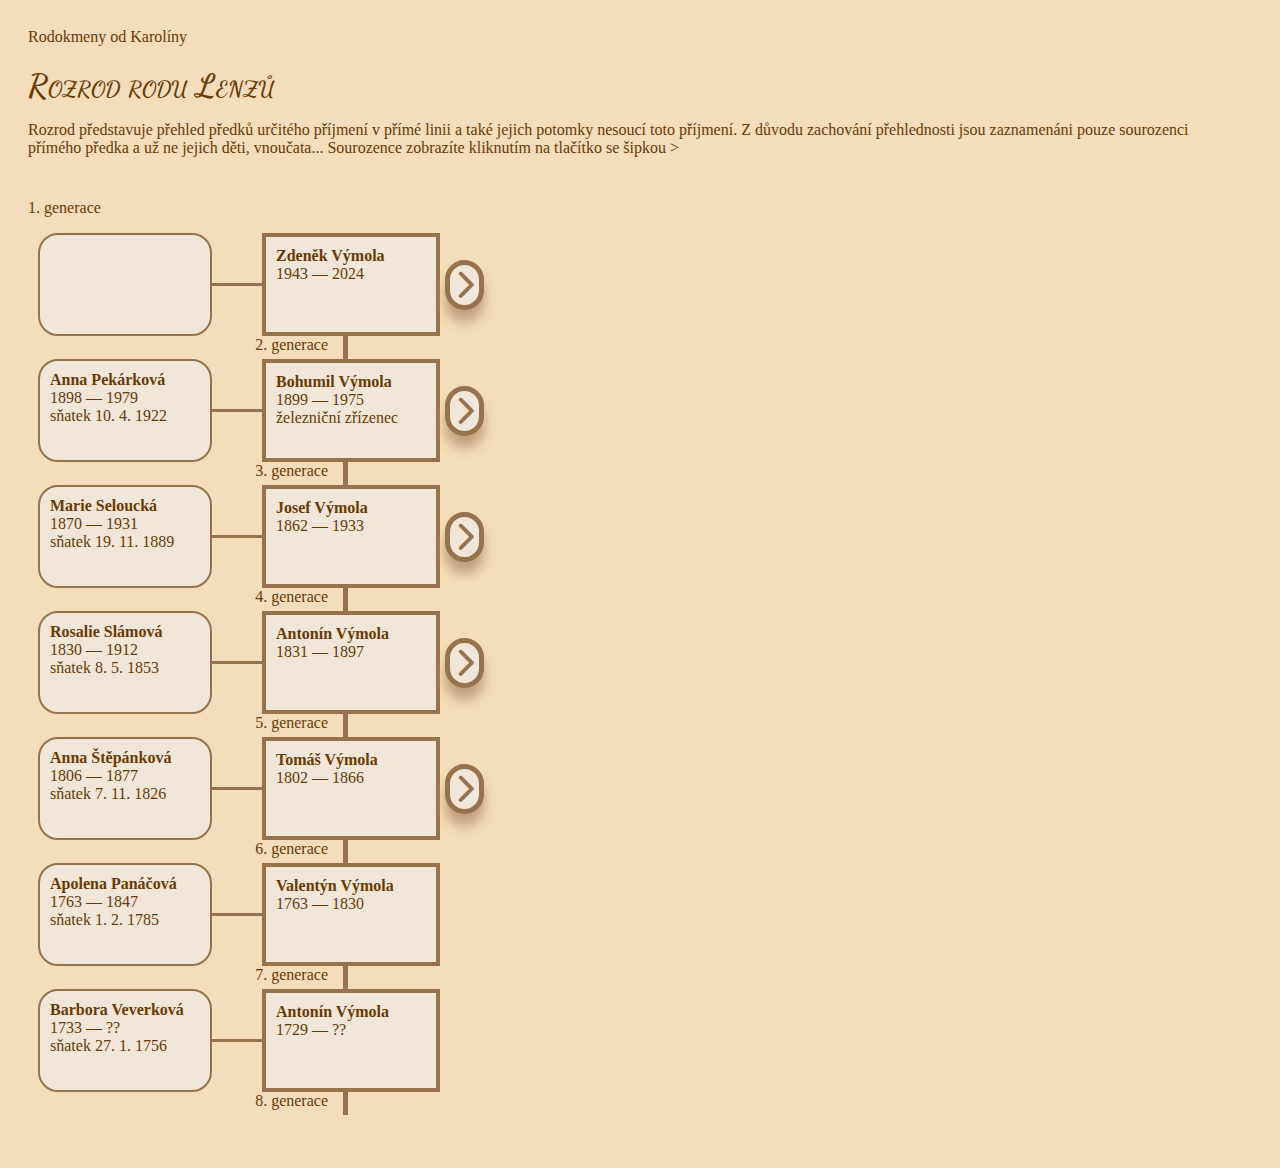
<file: Vymolovi2.html>
<!DOCTYPE html>
<html lang="cs">
<head>
    <meta charset="UTF-8">
    <meta name="viewport" content="width=device-width, initial-scale=1.0">
	
    <title> Rozrod rodu Výmolů </title>
	
    <link rel="stylesheet" href="css/main.css">
	<link rel="stylesheet" href="css/resp.css">
	<link rel="stylesheet" 
      href="https://cdnjs.cloudflare.com/ajax/libs/font-awesome/6.5.1/css/all.min.css" 
      integrity="sha512-..." 
      crossorigin="anonymous" 
      referrerpolicy="no-referrer" />
    <style>
        body {
	         min-width: min-content;
			padding: 20px;
        }

		header, footer {
			width: 99%;
		}

		.uvod {
			width: 99%;
		}

		.rozrod {
			margin-top: 10px;
			margin-bottom: 25px;
		}
        
        .generace {
            display: flex;
			align-items: flex-start;
        }

        .osoba {
            border: 2px solid #96734d;
            padding: 10px;
            margin-left: 10px;
            width: 150px;
			min-height: 75px;
			background-color: #f2e6d9;  
        }

		.osoba>h4, .osoba>p{
			margin: 0;
		}

		.zena {
			border-radius: 20px;
		}

        .sourozenci, .nevlastni {
            display: none;
			margin-right: 15px;
			flex-wrap: wrap;
        }

		.sourozenci>.osoba {
			margin-bottom: 5px;
		}

		.matka {
			padding: 15px;
            margin-left: 10px;
            min-height: 40px;
            width: 200px;
		}

main {
  display: flex;
  flex-direction: column;
}

.G1 {
	max-width: 300px;
	padding-right: 20px;
	text-align: right;
	font-size: 20px;
	align-self: flex-start;
	
}

.linie {
  display: block;
  border-right: 5px solid #96734d;
  height: stretch;
  width: 300px;
  padding-top: auto;
  padding-bottom: 5px;
  padding-right: 15px;
  margin-bottom: 0px;
  text-align: right;
}

.linie>p {
font-size: 20px;
}

.sipka, .nev-sipka {
  line-height: 0;
  margin: 5px;
  border: 5px solid #96734d;
  border-radius: 35px;
  color: #96734d;
  background-color: #f2e6d9;
 align-self: center;
}

.sipka i, .nev-sipka i {
    font-size: 30px; 
    color: #96734d;
}

.sipka:hover, .sipka i:hover {
	color: #f2e6d9;
	background-color: #96734d;
}
		
.hlavni {
	display: flex;
	flex-direction: column;
	min-width: 450px;
}
		
.svatba {
  align-self: center;
  border-bottom: 3px solid #96734d;
  width: 50px;
}

.dalsi {
	
}

.par {
	display: flex;
    width:100%;
}

.muz {
  margin-left: 0;
  border: 4px solid #96734d;
}

.is-visible {
	display:flex;
}
    </style>
</head>
<body>
	<header><div class="container">
           <div class="ribbon">
              <div class="ribbon-content">
                 Rodokmeny od Karolíny
             </div>
           </div>
	</div> </header>
	<main>
		<div class="uvod">
    <h1>Rozrod rodu Lenzů </h1>
	<p>Rozrod představuje přehled předků určitého příjmení v přímé linii a také jejich potomky nesoucí toto příjmení. Z důvodu zachování přehlednosti jsou zaznamenáni pouze sourozenci přímého předka a už ne jejich děti, vnoučata... Sourozence zobrazíte kliknutím na tlačítko se šipkou ></p>
		</div>
		<div class="rozrod">
            <p class="1G">1. generace</p>
            <div class="generace">
			<div class="hlavni">
              <div class="par">
                    <div class="osoba zena">
                      <h4></h4>
                      <p></p>
                      <p>  </p>
                    </div>
                    <div class="svatba"></div>
                    <div class="osoba muz"> 
                      <h4>Zdeněk Výmola</h4>
                      <p>1943 — 2024 </p>
                      <p></p>
                    </div>
				  <button class="sipka"><i class='fas fa-chevron-right'></i></button>
              </div>
			<div class="linie">2. generace</div>
			</div>
                    <div class='sourozenci'>

                    <div class="osoba"> 
						<h4> Milada Výmolová </h4>
						<p> 1922 — 1955</p>
						<p> </p>
						
					</div>
                    <div class="osoba zena">
						<h4> Hedvika Výmolová </h4>
						<p> 1925 — 2005 </p>
						<p> manžel Matěj Beděra </p>
					</div>
                    <div class="osoba">
						<h4> Bohumil Výmola </h4>
						<p> 1928 — 2002 </p>
						
					</div>
                    </div>
            </div>
      <div class="generace">
		  <div class="hlavni">
           <div class="par">
                    <div class="osoba zena">
						<h4> Anna Pekárková </h4>
						<p> 1898 — 1979 </p>
						<p> sňatek 10. 4. 1922</p>
					</div>
                    <div class='svatba'> </div>
                    <div class="osoba muz">
						<h4> Bohumil Výmola </h4>
						<p>1899 — 1975 </p>
						<p> železniční zřízenec </p>
					</div>
			   <button class="sipka"><i class='fas fa-chevron-right'></i></button>
		   </div>
			  <div class="linie">3. generace</div>
		  </div>
                    <div class='sourozenci'>
                    <div class="osoba"> 
					<h4> František Výmola </h4>
					<p>1890 — 1891 </p>
					<p> </p>
					</div>

                    <div class="osoba">
						<h4>Antonín Výmola</h4>
						<p> 1892 — ??</p>
						<p> manželka Marie Losová</p>
					</div>

					<div class="osoba zena">
						<h4> Apolena Výmolová</h4>
						<p>1894 — ??</p>
						<p>manžel Jan Kostiha </p>
					</div>
					<div class="osoba">
						<h4> František Výmola </h4>
						<p> 1895 — ??</p>
						<p> manželka Marie Dupáková</p>
					</div>

					<div class="osoba zena">
						<h4> Marie Výmolová </h4>
						<p> 1902 — ??</p>
					</div>

					<div class="osoba">
						<h4> Josef Výmola </h4>
						<p> 1906 — ??</p>
					</div>

					<div class="osoba zena">
						<h4> Františka Výmolová </h4>
						<p> 1910 — ??</p>
					</div>
                
					</div>

            </div>
	<div class="generace">
        <div class="hlavni">
              <div class="par">
                    <div class="osoba zena">
						<h4>Marie Seloucká</h4>
						<p>1870 — 1931</p>
						<p>sňatek 19. 11. 1889</p>
					</div>
				    <div class="svatba"></div>
                    <div class="osoba muz"> 
						<h4>Josef Výmola</h4>
						<p>1862 — 1933</p>
						<p> </p>
					</div>
				  <button class="sipka"><i class='fas fa-chevron-right'></i></button>
			  </div>
			<div class="linie">4. generace</div>
		</div>

                    <div class='sourozenci'>

                    <div class="osoba">
						<h4> </h4>
						<p></p>
					</div>

                    <div class="osoba"> 
					    <h4></h4>
						<p></p>
					</div>
					</div>
	</div>
  
  <div class="generace">
        <div class="hlavni">
              <div class="par">
                    <div class="osoba zena">
						<h4>Rosalie Slámová</h4>
						<p>1830 — 1912</p>
						<p>sňatek 8. 5. 1853</p>
					</div>
				    <div class="svatba"></div>
                    <div class="osoba muz"> 
						<h4>Antonín Výmola </h4>
						<p>1831 — 1897</p>
						<p> </p>
					</div>
				   <button class="sipka"><i class='fas fa-chevron-right'></i></button>
			  </div>
			<div class="linie">5. generace</div>
		</div>
	  

                    <div class='sourozenci'>

                    <div class="osoba">
						<h4> </h4>
						<p></p>
					</div>

                    <div class="osoba"> 
					    <h4></h4>
						<p>1819 — ??</p>
					</div>

					<div class="osoba">
						<h4></h4>
						<p></p>
					</div>

                    </div>

  </div>

 <div class="generace">
		  <div class="hlavni">
           <div class="par">
                    <div class="osoba zena">
						<h4>Anna Štěpánková</h4>
						<p>1806 — 1877</p>
						<p> sňatek 7. 11. 1826</p>
					</div>
                    <div class='svatba'> </div>
                    <div class="osoba muz">
						<h4>Tomáš Výmola</h4>
						<p>1802 — 1866</p>
						<p></p>
					</div>

			   <button class="sipka"><i class='fas fa-chevron-right'></i></button>
		   </div>
			  <div class="linie">6. generace</div>
		  </div>
                    <div class='sourozenci'>
                    <div class="osoba">
						<h4></h4>
						<p></p>
					</div>
					<div class="osoba">
						<h4></h4>
						<p></p>
					</div>
					<div class="osoba">
						<h4></h4>
						<p></p>
					</div>
                    </div>

 </div>

<div class="generace">
		  <div class="hlavni">
           <div class="par">
                    <div class="osoba zena">
						<h4> Apolena Panáčová</h4>
						<p>1763 — 1847</p>
						<p>sňatek 1. 2. 1785</p>
					</div>
                    <div class='svatba'> </div>
                    <div class="osoba muz">
						<h4>Valentýn Výmola</h4>
						<p>1763 — 1830</p>
						<p></p>
					</div>
			  </div>
			  <div class="linie">7. generace</div>
		  </div>

                    <div class='sourozenci'>
                    <div class="osoba"> 
					<h4> </h4></div>
                    <div class="osoba"> </div>
                    </div>

</div>

<div class="generace">
		  <div class="hlavni">
           <div class="par">
                    <div class="osoba zena">
						<h4> Barbora Veverková</h4>
						<p> 1733 — ??</p>
						<p> sňatek 27. 1. 1756</p>
					</div>
                    <div class='svatba'> </div>
                    <div class="osoba muz">
						<h4> Antonín Výmola </h4>
						<p> 1729 — ??</p>
						<p></p>
					</div>
		   </div>
			  <div class="linie">8. generace</div>
       </div>

</div>             

</div>
</main>
<footer class="footer"></footer>
                        

    <script>
		const toggleButtons = document.querySelectorAll('.sipka');

toggleButtons.forEach(button => {
    button.addEventListener('click', function(event) {
        const parent = event.currentTarget.closest('.generace');
        const content = parent.querySelector('.sourozenci');
        const icon = event.currentTarget.querySelector('i');
        const hlavni = parent.querySelector('.hlavni'); // Kontejner s linií
        
        // Přepne třídu 'is-visible' na elementu s obsahem
        if (content) {
            content.classList.toggle('is-visible');
            
            // Logika pro dynamické nastavení výšky kontejneru pro prodloužení linie
            // Použijeme setTimeout(..., 0), aby se kód provedl až po přepnutí zobrazení a přepočítání výšky DOM
            setTimeout(() => {
                if (content.classList.contains('is-visible')) {
                    // Když je rozbaleno, nastavit výšku .hlavni na celkovou výšku .generace
                    const totalHeight = parent.offsetHeight;
                    hlavni.style.height = totalHeight + 'px';
                    
                } else {
                    // Když se zabalí, vrátit se na automatickou výšku (podle obsahu)
                    hlavni.style.height = 'auto';
                }
            }, 0); 
        }

		// Změna ikony
		if (icon) {
            if (icon.classList.contains('fa-chevron-right')) {
                icon.classList.replace('fa-chevron-right', 'fa-chevron-left');
            } else {
                icon.classList.replace('fa-chevron-left', 'fa-chevron-right');
            }
		}
    });
});

const toggleButtonsNev = document.querySelectorAll('.nev-sipka');

toggleButtonsNev.forEach(button => {
    button.addEventListener('click', function(event) {
        const parent = event.currentTarget.closest('.generace');
        const content = parent.querySelector('.nevlastni');
        const icon = event.currentTarget.querySelector('i');
        // Přepne třídu 'is-visible' na elementu s obsahem
        // Pokud třída je, odebere ji. Pokud není, přidá ji.
        if (content) {
            content.classList.toggle('is-visible');
             // Doplňující kód pro prodloužení linie pro nevlastní sourozence by měl být vložen zde (podobně jako u '.sipka'), 
             // pokud '.nevlastni' také ovlivňuje linii v '.hlavni'.
        }

		if (icon) {
            if (icon.classList.contains('fa-chevron-right')) {
                icon.classList.replace('fa-chevron-right', 'fa-chevron-left');
            } else {
                icon.classList.replace('fa-chevron-left', 'fa-chevron-right');
            }
			}
    });
});

            var gen1 = document.getElementById('SG1');
            var show1 = document.getElementById('show1');
            show1.addEventListener('click', showgen1);

        function showgen1 () {

             if   (gen1.style.display == 'none') {
                 gen1.style.display = 'flex';
             }
            else {gen1.style.display = 'none'}
                }
    </script>
</body>
</html>
</file>
<file: css/main.css>
@import url('https://fonts.googleapis.com/css2?family=Dancing+Script:wght@400..700&display=swap');

body {
	background-color: #f4ddba;
	color: #683b05;
	min-height: 100vh;
	font-family: "Times New Roman", Times, serif;
}

.content {
	display: flex;
	flex-direction: column;
	align-items: center;
	justify-content: center;
}

.box {
	width: 95vW;
}

h1, h2, h3 {
	font-family: "Dancing Script";
	margin-bottom: 0;
	font-variant: small-caps;
}

a {
	text-decoration: none;
	color: #683b05;
}

/*
*
* HEADER
*
*/
.header {
	display: flex;
	flex-wrap: wrap;
	justify-content: space-between;
	background: #ffeddb;
	box-shadow: 0px 12px 12px #c1a07c;
	padding: 0px 5px 0px; 
}

.header > h1 {
	margin: 0;
	font-size: 2em;
}


h2 {
	font-size: 1.5em;
}

h3 {
	font-size: 1.3em;
}

/*
*
*NAVIGACE
*
*/
.navigation {
	display: none;
	justify-content: center;
	border-top: 5px solid  #f4ddba;
	background: #ffeddb;
	box-shadow: 0px 12px 12px #c1a07c;
	padding: 0px 5px 0px;

}

.nav-list {
	width: 100%;
	display: flex;
	flex-direction: column;
    list-style-type: none;
    justify-content: center;
    align-items: center;
    text-align: center;
    padding: 0px;

}

.nav-item {
	width: 95%;
	font-size: 1.4em;
	flex-direction: row;
    

}

.nav-item:hover,
.active {
    background-color: #c1a07c;
    color: white;
    cursor: pointer;
    font-weight: bolder;
    
}

#Menu {
  display: flex;
  flex-wrap: wrap;
  justify-content: center;
}

button {
  font-family: "Times New Roman", Times, serif;
  color: #683B05;
  font-size: 1em;
  padding: 5px;
  border: 2px solid #C1A07C;
  border-radius: 20px;
  background-color: #ffeddb;
  box-shadow: rgb(193, 160, 124) 0px 12px 12px;
}

button:hover, button:active {
  font-weight: bold;
  background-color: #C1A07C;
  border-color: #ffeddb;
  color: #ffeddb;
  box-shadow: rgb(193, 160, 124) 12px 0px 12px;
}

/*
*
* MAIN
*
*/
.main {
	display: flex;
	flex-direction: column;
	align-items: center;

}

.mapova {
	margin-top: 1.5em;
	margin-bottom: 1.5em;
	display: flex;
	flex-direction: column;
	align-items: center;
	justify-content: flex-end;
	cursor: pointer;
}

.mapa {
	max-width: 98%;
}

.pod-mapou {
	font-size: 1.5em;
}

.prehled {
	width: 95vw;
}

.karty {
	display: flex;
	flex-wrap: wrap;
	justify-content: space-around;
	max-width: 1060px;
}


.karta {
	display: flex;
	flex-direction: column;
	align-items: center;
	margin: 15px;
	width: 300px;
	border: 1px solid #c1a07c;
	border-radius: 8px;
	background: #f9efe3;
	box-shadow: 5px 5px 5px #c1a07c;
	cursor: pointer;
}

.karta > img {
	border-top-left-radius: 8px; 
	border-top-right-radius: 8px;
	max-width: 300px;
}

.karta > a {
	text-decoration: none;
	color: #683b05;
}
.karta > p {
	margin: 0;
}

.karta:hover {
	background-color: #c1a07c;
    color: white;
}

.popis {
	display: flex;
	flex-direction: column;
	align-items: center;
}

.popis > h3 {
	margin-top: 1em;
}

.popis > p {
	margin-top: 0;
}

.main-his {
	display: flex;
	flex-direction: column;
	justify-content: center;
	align-items: center;
}

.cely-text {
	width: 85%;
	padding-top: 4vh;
}

.podnapis {
	margin: 1em 0 0;
}

.text {
	text-align: justify;
	margin: 1em 0 0;
	font-size: 1.3em;
}

.text > p {
	margin: 0 0 0.5em;
}

.text >ul> li {
	margin: 0 0 0.2em;
}

.znak {
	display: flex;
	text-align: justify;
	align-items: center;
	margin: 1em 0 1em;
}

.list {
	display: flex;
	flex-direction: column;
	width: 15%;
}

.nav-list-his {
	display: flex;
	flex-direction: row;
        flex-wrap: wrap;
	justify-content: center;
	padding-left: 0px;
	margin-bottom: 10px;
        width: 90%;
}

.nav-item-his {
	display: flex;
	justify-content: center;
	align-items: center;
	list-style: none;
	color: #683b05;

	min-height: 2em;
	font-size: 1.3em;
	padding: 0.4em;
	text-align: center;
        min-width: 30%;
}

.nav-item-his:hover {
	background: rgba(193,160,124,1);
        color: white;
        cursor: pointer;
}

.nadpis {
	display: flex;
	justify-content: center;
	font-size: 1.5em;
}

#DIV1, #DIV2, #DIV3, #DIV4, #DIV5, #DIV6, #DIV7, #DIV8 {
	display: flex;
	flex-wrap: wrap;
	text-align: justify;
}


/*
*
* FOOTER
*
*/

.footer {
	margin-top: auto;
	display: flex;
	flex-direction: column;
	justify-content: center;
	align-items: center;
	background-color: #96734d;
	color: white;
	width: 100%;
}

.footer > p > a {
	color: white;
}


/*
*vizitka místa
*/
.misto {
	display: flex;
	justify-content: center;
}

.vizitka {
	display: flex;
	flex-direction: column;
	align-items: center;
}

.left {
	width: 95vw;
	display: flex;
	flex-direction: column;
	align-items: center;

}

.info {
	display: flex;
	flex-direction: column;
	align-items: center;
}

.right {
	width: 90vw;
	display: flex;
	flex-direction: column;
	justify-content: flex-start;
	align-items: center;
	height: 100%;
}

.right > p {
	text-align: justify;
	margin-top: 0;	
}

.smerovka {
	width: 100%;
	display: flex;
	flex-direction: row;
	justify-content: space-between;
	align-items: baseline;
	margin: 0.5em 0 0.5em;
	font-size: 1em;
}

.odkaz {
	text-decoration: underline;
	padding-bottom: 0.5em;
}

table {
	border-collapse: collapse;
	width: 45vw;
	font-size: 1.1em;
	margin-bottom: 1em;
}

table > caption {
	font-size: 1.3em;
	font-variant: small-caps;
	font-weight: bold;
}

td, th {
  border: 1px solid #c1a07c;
  text-align: left;
  padding: 8px;
}

tr {
	background-color: #f1d3a7;
}

tr:nth-child(even) {
  background-color: #f9e9d2;
}

tr:hover {
	background-color: #e7b365;
}

td:nth-child(1) {
	width: 10%;
}

td:nth-child(2) {
	width: 10%;
}

td:nth-child(3) {
	width: 50%;
}

td:nth-child(4) {
	width: 30%;
}

.valka > tbody > tr > td:nth-child(1) {
	width: 25%;
}

.valka > tbody > tr > td:nth-child(2) {
	width: 20%;
}

.valka > tbody > tr > td:nth-child(3) {
	width: 55%;
}

.valka > tbody > tr {
	background-color: #f9e9d2;
}

.valka > tbody> tr:hover {
	background-color: #e7b365;
}

.valka > tbody > tr > th {
	background-color: #f1d3a7;
}
/*
*
* Hamburger menu icon
*
*/
.hamburger {
	cursor: pointer;
}
.bar1, .bar2, .bar3 {
    width: 35px;
    height: 5px;
    background-color: #c1a07c;
    margin: 6px 0;
    transition: 0.4s;
}

.change .bar1 {
    -webkit-transform: rotate(-45deg) translate(-9px, 6px);
    transform: rotate(-45deg) translate(-9px, 6px);
}

.change .bar2 {opacity: 0;}

.change .bar3 {
    -webkit-transform: rotate(45deg) translate(-8px, -8px);
    transform: rotate(45deg) translate(-8px, -8px);
}

/*
* SLIDESHOW
*/
.slideshow {
	display: flex;
	flex-direction: row;
	justify-content: center;
	align-items: center;
	margin-top: 25px;
	margin-bottom: 10px;
}

.slide {
	max-width: 80vW;
	flex-direction: column;
	justify-content: center;

}
.btn {  align-self: flex-start;
	display: flex;
	justify-content: center;
	align-items: center;
	width: 45px;
	font-size: 30px;
	cursor: pointer;
	color: #683b05;
        height: 30vh;
}


.btn:hover {
	background-color:rgba(255, 255, 255, 0.3);

	
}

.sticky {
    position: fixed;
    top: 0;
}

.sticky-his {
    position: fixed;
    top: 0;
    width: 14%;
}

.fotogalerie {
	width: 100%;
	display: flex;
	flex-direction: column;
	justify-content: center;
	align-items: center;
}

#foto, #fotoValka {
	display: flex;
	flex-direction: row;
	justify-content: space-between;
	width: 100%;
}

.fotogalerie > figure {
	display: flex;
	flex-direction: column;
	justify-content: center;
	align-items: center;
	margin: 0 0 1em;
}

figcaption {
	font-size: 1.3em;
}

.foto-his {
	height: 400px;
}
</file>
<file: css/resp.css>
@media screen and (min-width: 900px) {
.nabidka {
	display: flex;
	align-items: baseline;
	width: 90%;
	justify-content: center;
}

.header {
	width: 98%;
}


@media screen and (max-width: 899px) {
   body {
	   height: 80vh
   }

   h2 {
	   font-size: 80%;
   }
	
	button {
		  font-size: 1em;
		  width: 30vw;
		  flex-grow: 1;
		  margin-left: 3px;
	  }

	.nabidka {
		width: 90vw;
	}
}

@media screen and (max-width: 530px) {
	
	button {
		width: 120px;
	}
}
</file>
